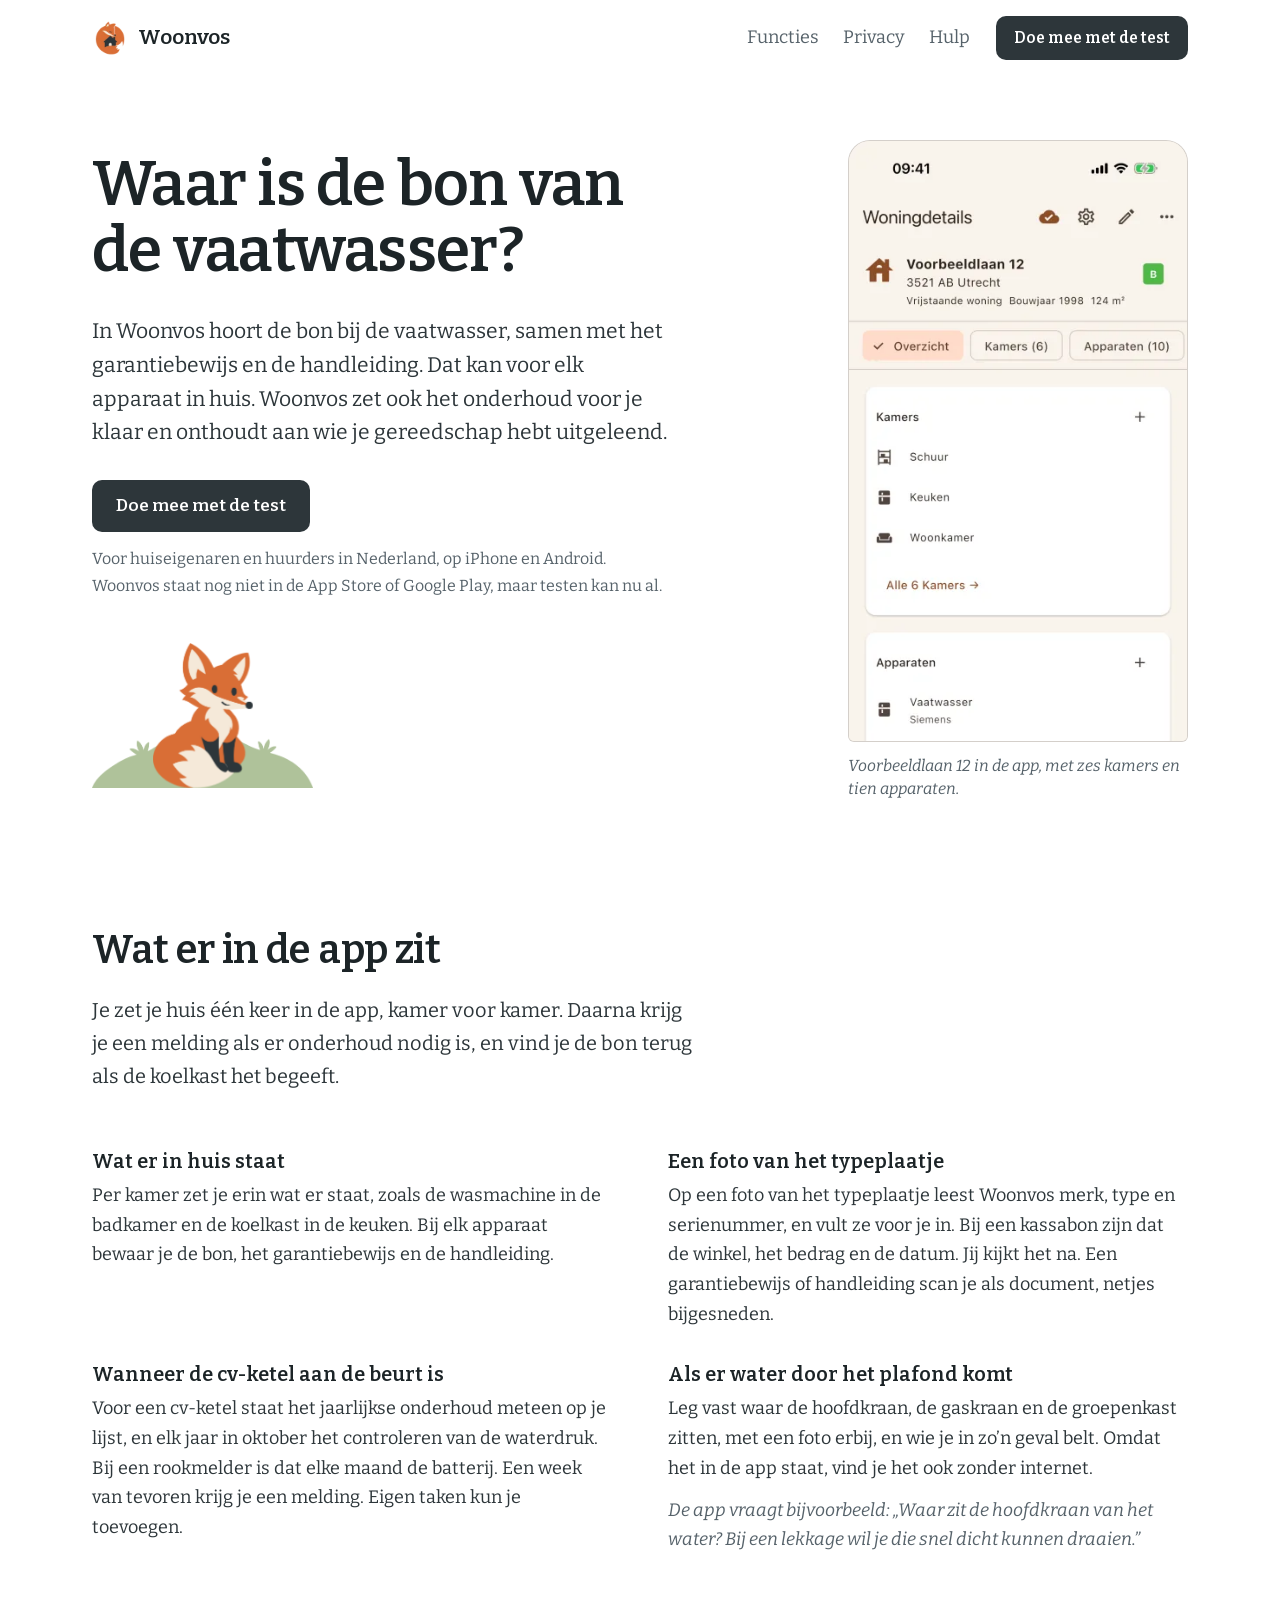
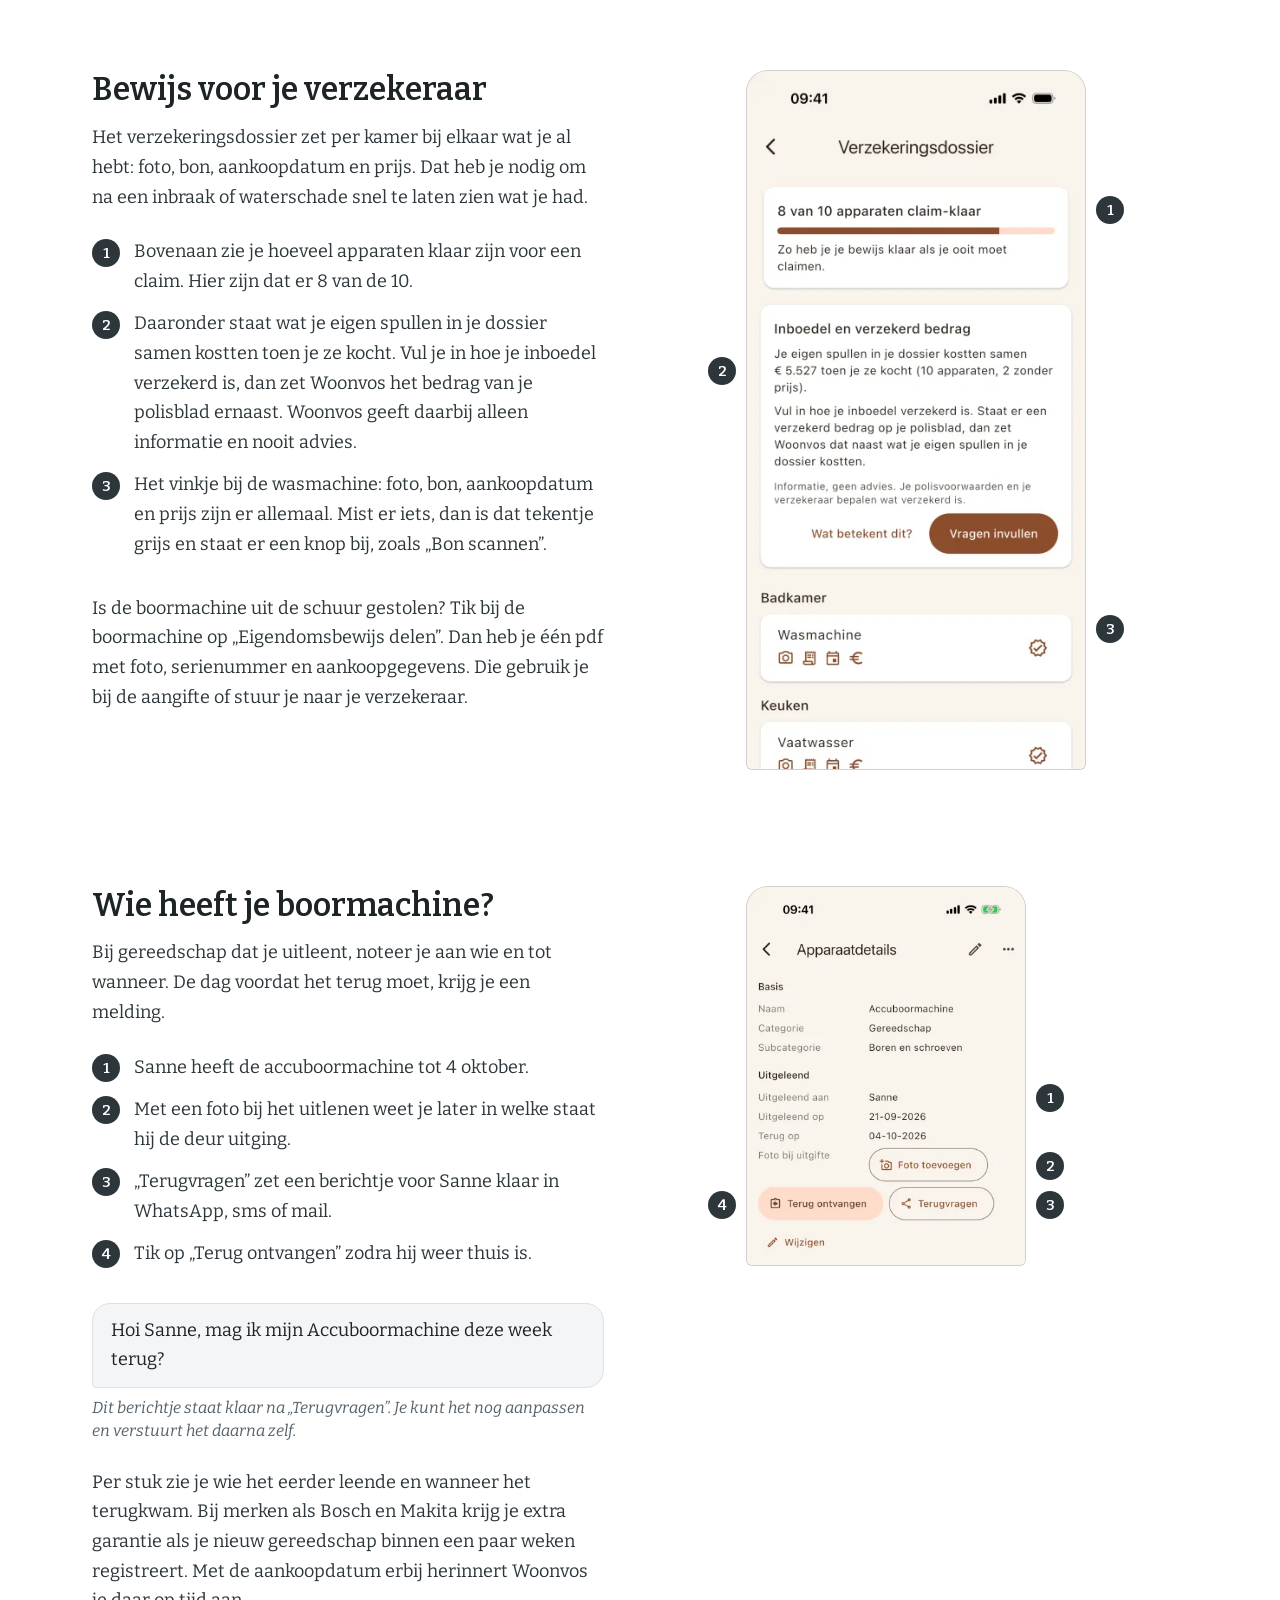
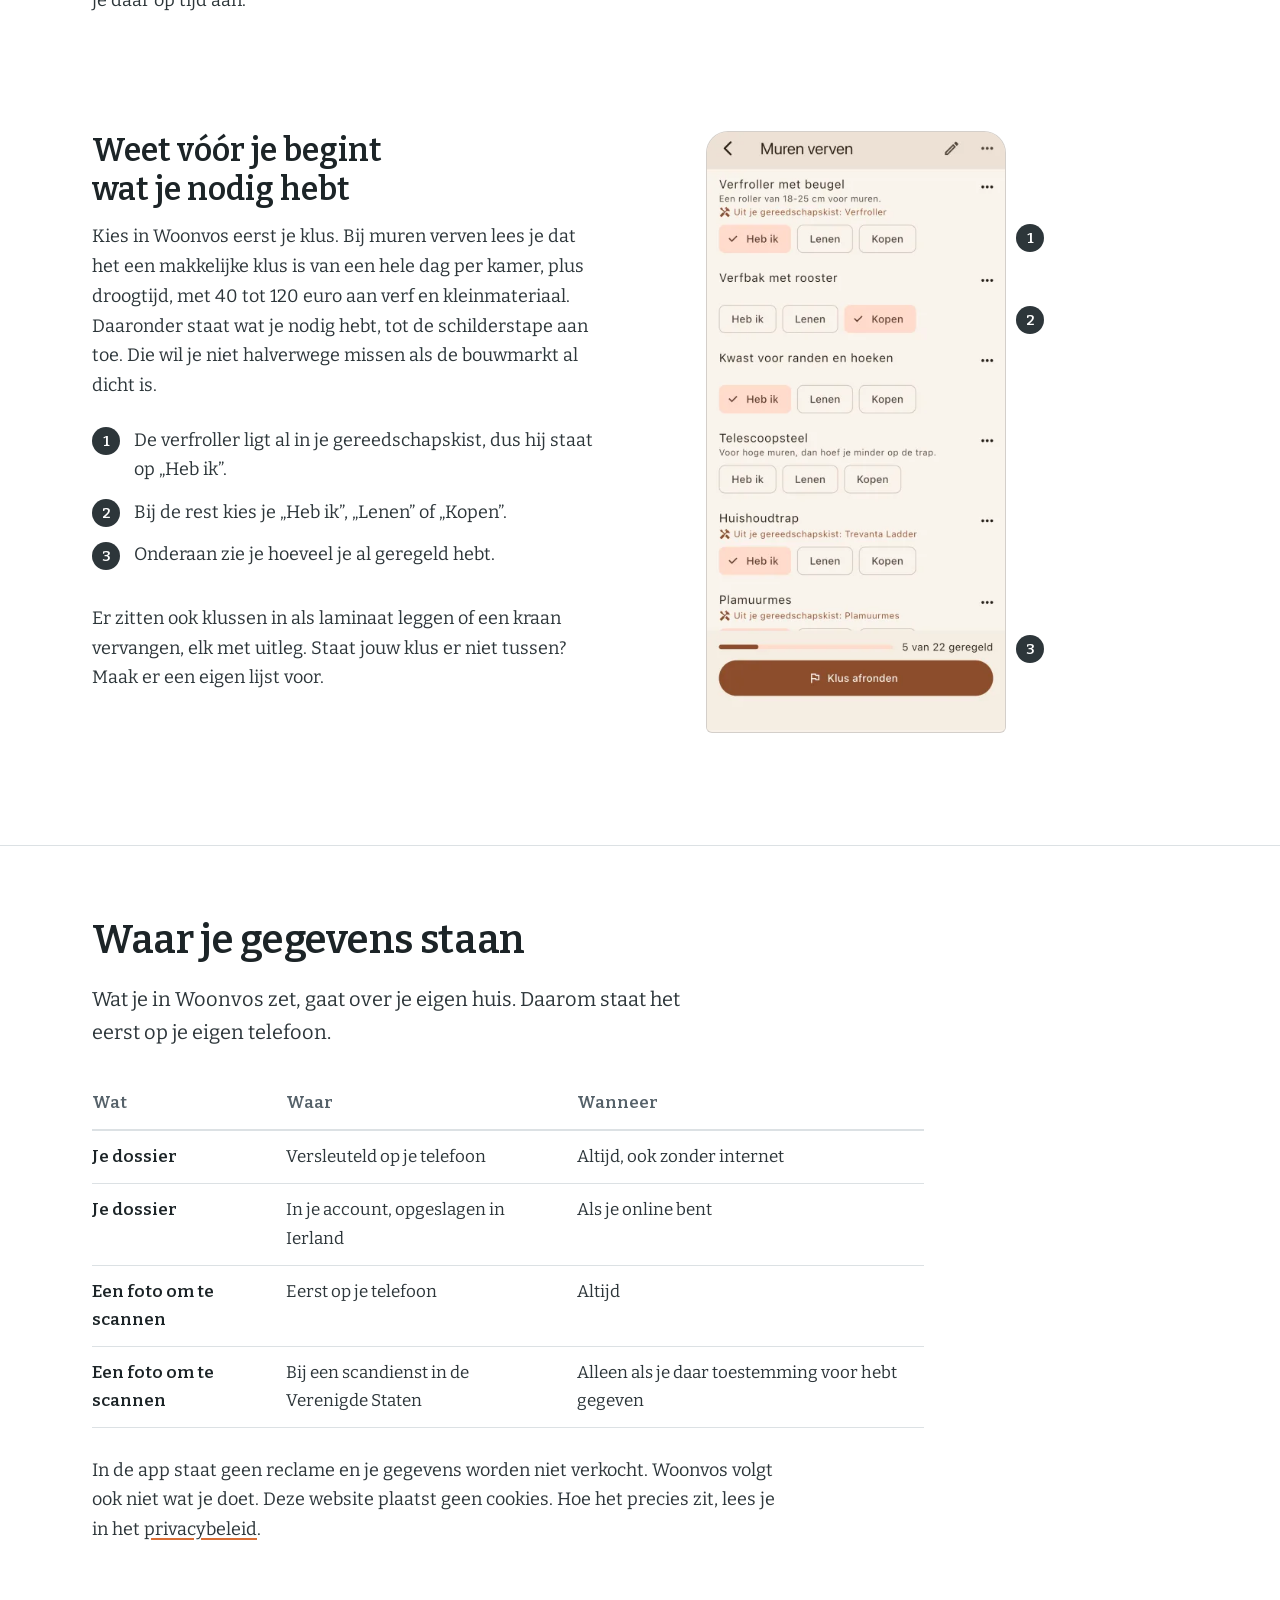
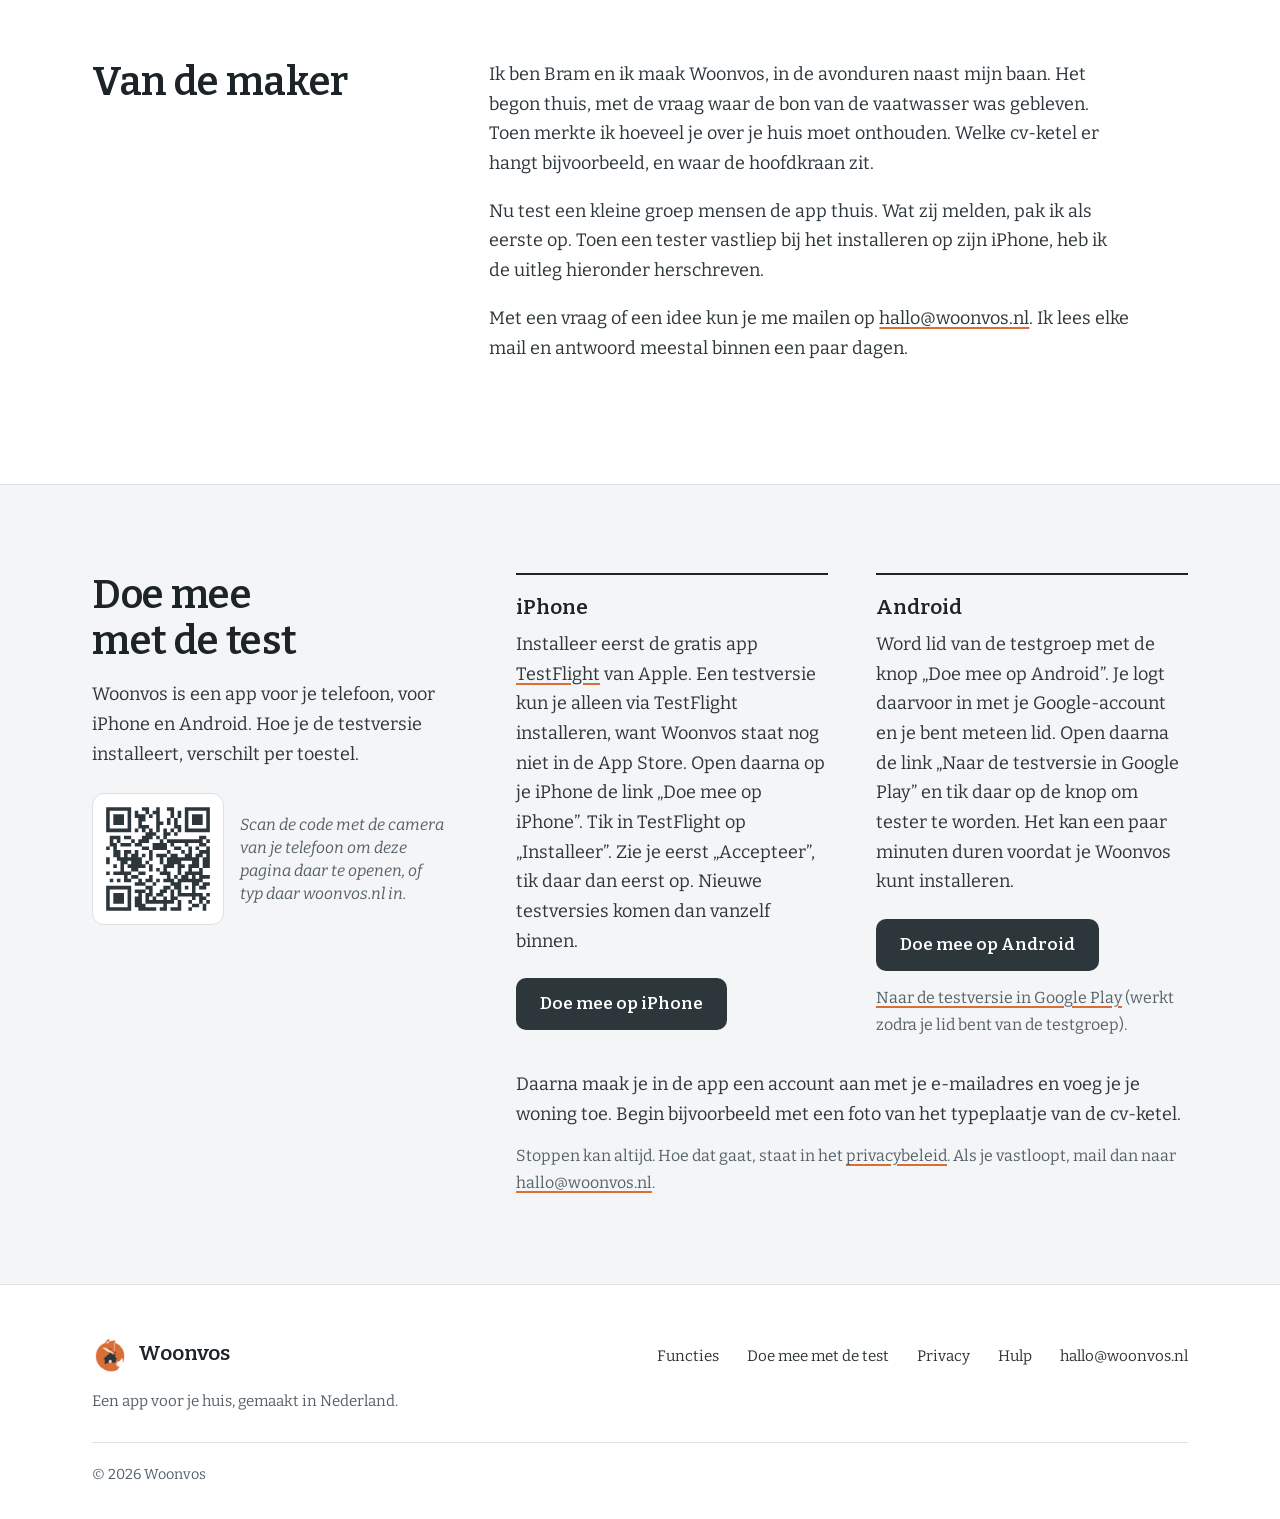
<file: index.html>
<!doctype html>
<html lang="nl">
<head>
  <meta charset="utf-8">
  <meta name="viewport" content="width=device-width, initial-scale=1">
  <meta name="color-scheme" content="light dark">
  <meta name="theme-color" media="(prefers-color-scheme: light)" content="#FFFFFF">
  <meta name="theme-color" media="(prefers-color-scheme: dark)" content="#14191C">
  <title>Woonvos: bon, garantie en onderhoud van je huis op je telefoon</title>
  <meta name="description" content="Woonvos is een app voor je telefoon. Je bewaart er de bon, de garantie en het onderhoud van je apparaten in, en je houdt bij aan wie je gereedschap hebt uitgeleend. Voor huiseigenaren en huurders in Nederland, nu in de testfase.">
  <!-- variant:begin robots -->
  <!-- variant:end robots -->
  <link rel="canonical" href="https://woonvos.nl/">
  <meta property="og:type" content="website">
  <meta property="og:site_name" content="Woonvos">
  <meta property="og:locale" content="nl_NL">
  <meta property="og:url" content="https://woonvos.nl/">
  <meta property="og:title" content="Woonvos: waar is de bon van de vaatwasser?">
  <meta property="og:description" content="Met Woonvos vind je de bon van de vaatwasser terug en krijg je een melding als de cv-ketel aan de beurt is.">
  <meta property="og:image" content="https://woonvos.nl/assets/og-woonvos.png">
  <meta property="og:image:width" content="1200">
  <meta property="og:image:height" content="630">
  <meta property="og:image:alt" content="Het logo van Woonvos met de vraag: waar is de bon van de vaatwasser? Daarnaast het woningoverzicht in de app.">
  <meta name="twitter:card" content="summary_large_image">
  <link rel="icon" type="image/png" sizes="32x32" href="/assets/favicon-32.png">
  <link rel="apple-touch-icon" sizes="180x180" href="/assets/apple-touch-icon.png">
  <link rel="preload" href="/assets/bitter-400.woff2" as="font" type="font/woff2" crossorigin>
  <link rel="preload" href="/assets/bitter-600.woff2" as="font" type="font/woff2" crossorigin>
  <link rel="stylesheet" href="/style.css">
</head>
<body>

<a class="skip" href="#inhoud">Naar de inhoud</a>

<header class="kop">
  <div class="wrap">
    <a class="merk" href="/"><img src="/assets/zashi-mark-96.webp" alt="" width="36" height="36">Woonvos</a>
    <nav aria-label="Hoofdnavigatie">
      <ul>
        <li class="breed"><a href="#functies">Functies</a></li>
        <li><a href="/privacy.html">Privacy</a></li>
        <li><a href="/support.html">Hulp</a></li>
      </ul>
    </nav>
    <a class="knop knop-klein" href="#meedoen">Doe mee met de test</a>
  </div>
</header>

<main id="inhoud">

  <section class="held" aria-labelledby="kop-held">
    <div class="wrap">
      <div class="held-tekst">
        <h1 id="kop-held">Waar is de bon van de <span class="kopwoord">vaat&shy;wasser?</span></h1>
        <p class="held-sub">In Woonvos hoort de bon bij de vaatwasser, samen met
        het garantiebewijs en de handleiding. Dat kan voor elk apparaat in
        huis. Woonvos zet ook het onderhoud voor je klaar en onthoudt aan wie je
        gereedschap hebt uitgeleend.</p>
        <div class="held-actie">
          <a class="knop" href="#meedoen">Doe mee met de test</a>
          <p class="held-noot">Voor huiseigenaren en huurders in <span class="naam">Nederland</span>, op
          iPhone en Android. Woonvos staat nog niet in de App Store of Google
          Play, maar testen kan nu al.</p>
        </div>
        <div class="zashi" aria-hidden="true">
          <picture class="zashi-heuvel">
            <source srcset="/assets/zashi/heuvel-nacht.webp" media="(prefers-color-scheme: dark)">
            <img src="/assets/zashi/heuvel.webp" alt="" width="1005" height="328" decoding="async">
          </picture>
          <div class="zashi-vos"><div class="zashi-lijf">
            <picture class="zashi-sprong">
              <img src="/assets/zashi/zashi-sprong.webp" alt="" width="902" height="484" decoding="async">
            </picture>
            <picture class="zashi-landing">
              <img src="/assets/zashi/zashi-landing.webp" alt="" width="892" height="527" decoding="async">
            </picture>
            <picture class="zashi-gaan-zitten">
              <img src="/assets/zashi/zashi-gaan-zitten.webp" alt="" width="611" height="595" decoding="async">
            </picture>
            <picture class="zashi-zit">
              <img src="/assets/zashi/zashi-zit.webp" alt="" width="453" height="658" decoding="async">
            </picture>
          </div></div>
        </div>
      </div>
      <figure class="held-beeld">
        <div class="scherm" style="aspect-ratio: 390 / 690">
          <img src="/assets/schermen/01-overzicht-780.webp"
               srcset="/assets/schermen/01-overzicht-390.webp 390w, /assets/schermen/01-overzicht-780.webp 780w"
               sizes="(max-width: 719px) 76vw, 340px"
               width="390" height="848" decoding="async" fetchpriority="high"
               alt="Het overzicht van een woning in Woonvos: adres, bouwjaar en energielabel bovenaan, daaronder de kamers en de eerste apparaten.">
        </div>
        <figcaption>Voorbeeldlaan 12 in de app, met zes kamers en tien
        apparaten.</figcaption>
      </figure>
    </div>
  </section>

  <section id="functies" class="functies" aria-labelledby="kop-functies">
    <div class="wrap">
      <div class="sectie-kop">
        <h2 id="kop-functies">Wat er in de app zit</h2>
        <p>Je zet je huis één keer in de app, kamer voor kamer. Daarna krijg je
        een melding als er onderhoud nodig is, en vind je de bon terug als de
        koelkast het begeeft.</p>
      </div>
      <ul class="kort">
        <li>
          <h3>Wat er in huis staat</h3>
          <p>Per kamer zet je erin wat er staat, zoals de wasmachine in de
          badkamer en de koelkast in de keuken. Bij elk apparaat bewaar je de
          bon, het garantiebewijs en de handleiding.</p>
        </li>
        <li>
          <h3>Een foto van het typeplaatje</h3>
          <p>Op een foto van het typeplaatje leest Woonvos merk, type en
          serienummer, en vult ze voor je in. Bij een kassabon zijn dat de winkel, het bedrag en
          de datum. Jij kijkt het na. Een
          garantiebewijs of handleiding scan je als document, netjes
          bijgesneden.</p>
        </li>
        <li>
          <h3>Wanneer de <span class="heel">cv-ketel</span> aan de beurt is</h3>
          <p>Voor een <span class="heel">cv-ketel</span> staat het jaarlijkse onderhoud meteen op je
          lijst, en elk jaar in oktober het controleren van de waterdruk. Bij
          een rookmelder is dat elke maand de batterij. Een week van tevoren
          krijg je een melding. Eigen taken kun je toevoegen.</p>
        </li>
        <li>
          <h3>Als er water door het plafond komt</h3>
          <p>Leg vast waar de hoofdkraan, de gaskraan en de groepenkast zitten,
          met een foto erbij, en wie je in zo’n geval belt. Omdat het in de app
          staat, vind je het ook zonder internet.</p>
          <p class="citaat">De app vraagt bijvoorbeeld: <q>Waar zit de
          hoofdkraan van het water? Bij een lekkage wil je die snel dicht kunnen
          draaien.</q></p>
        </li>
      </ul>
    </div>

    <article class="uitleg uitleg-groot" aria-labelledby="kop-bewijs">
      <div class="wrap">
        <div class="uitleg-kop">
          <h3 id="kop-bewijs">Bewijs voor je verzekeraar</h3>
          <p>Het verzekeringsdossier zet per kamer bij elkaar wat je al hebt:
          foto, bon, aankoopdatum en prijs. Dat heb je nodig om na een inbraak
          of waterschade snel te laten zien wat je had.</p>
        </div>
        <figure class="uitleg-beeld">
          <div class="aangewezen">
            <div class="scherm" style="aspect-ratio: 390 / 803">
              <img src="/assets/schermen/06-verzekeringsdossier-780.webp"
                   srcset="/assets/schermen/06-verzekeringsdossier-390.webp 390w, /assets/schermen/06-verzekeringsdossier-780.webp 780w"
                   sizes="(max-width: 819px) 80vw, 340px"
                   width="390" height="848" loading="lazy" decoding="async"
                   alt="Het verzekeringsdossier in Woonvos. Bovenaan: 8 van 10 apparaten claim-klaar. Daaronder de kaart Inboedel en verzekerd bedrag, met wat je eigen spullen samen kostten en de knop Vragen invullen. Per kamer de apparaten met vier tekentjes voor foto, bon, aankoopdatum en prijs. De wasmachine en de vaatwasser hebben een vinkje.">
            </div>
            <span class="pin rechts" style="top: 20%" aria-hidden="true">1</span>
            <span class="pin links" style="top: 43%" aria-hidden="true">2</span>
            <span class="pin rechts" style="top: 79.8%" aria-hidden="true">3</span>
          </div>
        </figure>
        <ol class="aanwijzingen">
          <li>Bovenaan zie je hoeveel apparaten klaar zijn voor een claim. Hier
          zijn dat er 8 van de 10.</li>
          <li>Daaronder staat wat je eigen spullen in je dossier samen kostten
          toen je ze kocht. Vul je in hoe je inboedel verzekerd is, dan zet
          Woonvos het bedrag van je polisblad ernaast. Woonvos geeft daarbij
          alleen informatie en nooit advies.</li>
          <li>Het vinkje bij de wasmachine: foto, bon, aankoopdatum en prijs
          zijn er allemaal. Mist er iets, dan is dat tekentje grijs en staat
          er een knop bij, zoals „Bon scannen”.</li>
        </ol>
        <div class="uitleg-rest">
          <p>Is de boormachine uit de schuur gestolen? Tik bij de boormachine
          op „Eigendomsbewijs delen”. Dan heb je één pdf met foto, serienummer
          en aankoopgegevens. Die gebruik je bij de aangifte of stuur je naar
          je verzekeraar.</p>
        </div>
      </div>
    </article>

    <article class="uitleg uitleg-klein" aria-labelledby="kop-uitlenen">
      <div class="wrap">
        <div class="uitleg-kop">
          <h3 id="kop-uitlenen">Wie heeft je boormachine?</h3>
          <p>Bij gereedschap dat je uitleent, noteer je aan wie en tot wanneer.
          De dag voordat het terug moet, krijg je een melding.</p>
        </div>
        <figure class="uitleg-beeld">
          <div class="aangewezen">
            <div class="scherm" style="aspect-ratio: 390 / 530">
              <img src="/assets/schermen/04-uitgeleend-780.webp"
                   srcset="/assets/schermen/04-uitgeleend-390.webp 390w, /assets/schermen/04-uitgeleend-780.webp 780w"
                   sizes="(max-width: 819px) 72vw, 280px"
                   width="390" height="848" loading="lazy" decoding="async"
                   alt="De accuboormachine in Woonvos, uitgeleend aan Sanne op 21 september, terug op 4 oktober. Bij Foto bij uitgifte de knop Foto toevoegen, daaronder de knoppen Terug ontvangen en Terugvragen.">
            </div>
            <span class="pin rechts" style="top: 55.7%" aria-hidden="true">1</span>
            <span class="pin rechts" style="top: 73.6%" aria-hidden="true">2</span>
            <span class="pin rechts" style="top: 83.9%" aria-hidden="true">3</span>
            <span class="pin links" style="top: 83.9%" aria-hidden="true">4</span>
          </div>
        </figure>
        <ol class="aanwijzingen">
          <li>Sanne heeft de accuboormachine tot 4 oktober.</li>
          <li>Met een foto bij het uitlenen weet je later in welke staat hij de
          deur uitging.</li>
          <li>„Terugvragen” zet een berichtje voor Sanne klaar in WhatsApp, sms
          of mail.</li>
          <li>Tik op „Terug ontvangen” zodra hij weer thuis is.</li>
        </ol>
        <div class="uitleg-rest">
          <figure class="bericht">
            <p>Hoi Sanne, mag ik mijn Accuboormachine deze week terug?</p>
            <figcaption>Dit berichtje staat klaar na „Terugvragen”. Je kunt het
            nog aanpassen en verstuurt het daarna zelf.</figcaption>
          </figure>
          <p>Per stuk zie je wie het eerder leende en wanneer het terugkwam. Bij
          merken als Bosch en Makita krijg je extra garantie als je nieuw
          gereedschap binnen een paar weken registreert. Met de aankoopdatum
          erbij herinnert Woonvos je daar op tijd aan.</p>
        </div>
      </div>
    </article>

    <article class="uitleg uitleg-middel" aria-labelledby="kop-klussen">
      <div class="wrap">
        <div class="uitleg-kop">
          <h3 id="kop-klussen">Weet vóór je begint wat je nodig hebt</h3>
          <p>Kies in Woonvos eerst je klus. Bij muren verven lees je dat het
          een makkelijke klus is van een hele dag per kamer, plus droogtijd, met
          40 tot 120 euro aan verf en kleinmateriaal. Daaronder staat wat je
          nodig hebt, tot de schilderstape aan toe. Die wil je niet halverwege
          missen als de bouwmarkt al dicht is.</p>
        </div>
        <figure class="uitleg-beeld">
          <div class="aangewezen">
            <div class="scherm" style="aspect-ratio: 390 / 782">
              <img src="/assets/schermen/05-klus-lijst-780.webp"
                   srcset="/assets/schermen/05-klus-lijst-390.webp 390w, /assets/schermen/05-klus-lijst-780.webp 780w"
                   sizes="(max-width: 819px) 76vw, 300px"
                   width="390" height="782" loading="lazy" decoding="async"
                   alt="De klus Muren verven in Woonvos. Bij elk stuk gereedschap kies je Heb ik, Lenen of Kopen. De verfroller met beugel staat op Heb ik, met de regel Uit je gereedschapskist: Verfroller. Onderaan: 5 van 22 geregeld, en de knop Klus afronden.">
            </div>
            <span class="pin rechts" style="top: 17.8%" aria-hidden="true">1</span>
            <span class="pin rechts" style="top: 31.3%" aria-hidden="true">2</span>
            <span class="pin rechts" style="top: 86.1%" aria-hidden="true">3</span>
          </div>
        </figure>
        <ol class="aanwijzingen">
          <li>De verfroller ligt al in je gereedschapskist, dus hij staat op
          „Heb ik”.</li>
          <li>Bij de rest kies je „Heb ik”, „Lenen” of „Kopen”.</li>
          <li>Onderaan zie je hoeveel je al geregeld hebt.</li>
        </ol>
        <div class="uitleg-rest">
          <p>Er zitten ook klussen in als laminaat leggen of een kraan
          vervangen, elk met uitleg. Staat jouw klus er niet tussen? Maak er
          een eigen lijst voor.</p>
        </div>
      </div>
    </article>
  </section>

  <section class="gegevens" aria-labelledby="kop-gegevens">
    <div class="wrap">
      <div class="sectie-kop">
        <h2 id="kop-gegevens">Waar je gegevens staan</h2>
        <p>Wat je in Woonvos zet, gaat over je eigen huis. Daarom staat het
        eerst op je eigen telefoon.</p>
      </div>
      <table>
        <thead>
          <tr><th scope="col">Wat</th><th scope="col">Waar</th><th scope="col">Wanneer</th></tr>
        </thead>
        <tbody>
          <tr>
            <th scope="row" data-label="Wat">Je dossier</th>
            <td data-label="Waar">Versleuteld op je telefoon</td>
            <td data-label="Wanneer">Altijd, ook zonder internet</td>
          </tr>
          <tr>
            <th scope="row" data-label="Wat">Je dossier</th>
            <td data-label="Waar">In je account, opgeslagen in Ierland</td>
            <td data-label="Wanneer">Als je online bent</td>
          </tr>
          <tr>
            <th scope="row" data-label="Wat">Een foto om te scannen</th>
            <td data-label="Waar">Eerst op je telefoon</td>
            <td data-label="Wanneer">Altijd</td>
          </tr>
          <tr>
            <th scope="row" data-label="Wat">Een foto om te scannen</th>
            <td data-label="Waar">Bij een scandienst in de Verenigde Staten</td>
            <td data-label="Wanneer">Alleen als je daar toestemming voor hebt gegeven</td>
          </tr>
        </tbody>
      </table>
      <p>In de app staat geen reclame en je gegevens worden niet verkocht.
      Woonvos volgt ook niet wat je doet. Deze website plaatst geen cookies.
      Hoe het precies zit, lees je in het <a href="/privacy.html">privacybeleid</a>.</p>
    </div>
  </section>

  <section id="over" class="over" aria-labelledby="kop-over">
    <div class="wrap">
      <!-- variant:begin over -->
      <h2 id="kop-over">Van de maker</h2>
      <div class="over-tekst">
        <p>Ik ben Bram en ik maak Woonvos, in de avonduren naast mijn baan. Het
        begon thuis, met de vraag waar de bon van de vaatwasser was gebleven.
        Toen merkte ik hoeveel je over je huis moet onthouden. Welke <span class="heel">cv-ketel</span>
        er hangt bijvoorbeeld, en waar de hoofdkraan zit.</p>
        <p>Nu test een kleine groep mensen de app thuis. Wat zij melden, pak ik
        als eerste op. Toen een tester vastliep bij het installeren op zijn
        iPhone, heb ik de uitleg hieronder herschreven.</p>
        <p>Met een vraag of een idee kun je me mailen op
        <a href="mailto:hallo@woonvos.nl?subject=Vraag%20over%20Woonvos">hallo@woonvos.nl</a>.
        Ik lees elke mail en antwoord meestal binnen een paar dagen.</p>
      </div>
      <!-- variant:end over -->
    </div>
  </section>

  <section id="meedoen" class="meedoen" aria-labelledby="kop-meedoen">
    <div class="wrap">
      <div class="meedoen-kop">
        <h2 id="kop-meedoen">Doe mee met de test</h2>
        <p class="inleiding">Woonvos is een app voor je telefoon, voor iPhone
        en Android. Hoe je de testversie installeert, verschilt per toestel.</p>
        <div class="op-computer">
          <img src="/assets/qr-meedoen.svg" width="132" height="132"
               alt="QR-code die deze pagina op je telefoon opent">
          <p>Scan de code met de camera van je telefoon om deze pagina daar te
          openen, of typ daar <span class="naam">woonvos.nl</span> in.</p>
        </div>
      </div>
      <div class="routes">
        <div class="route">
          <h3>iPhone</h3>
          <p>Installeer eerst de gratis app
          <a href="https://apps.apple.com/nl/app/testflight/id899247664">TestFlight</a> van Apple. Een testversie kun je
          alleen via <span class="naam">TestFlight</span> installeren, want Woonvos staat nog niet in de
          App Store. Open daarna op je iPhone de link „Doe mee op iPhone”. Tik in TestFlight op „Installeer”. Zie je eerst „Accepteer”, tik daar dan eerst op. Nieuwe
          testversies komen dan vanzelf binnen.</p>
          <a class="knop" href="https://testflight.apple.com/join/JsbAmsAV">Doe mee op iPhone</a>
        </div>
        <div class="route">
          <h3>Android</h3>
          <p>Word lid van de testgroep met de knop „Doe mee op Android”. Je
          logt daarvoor in met je <span class="heel">Google-account</span> en je bent meteen lid. Open
          daarna de link „Naar de testversie in Google Play” en tik daar op de
          knop om tester te worden. Het kan een paar minuten duren voordat je Woonvos kunt installeren.</p>
          <a class="knop" href="https://groups.google.com/a/woonvos.nl/g/testers">Doe mee op Android</a>
          <p class="noot"><a href="https://play.google.com/apps/testing/nl.woonvos.woonvos">Naar de testversie in Google Play</a>
          (werkt zodra je lid bent van de testgroep).</p>
        </div>
      </div>
      <div class="meedoen-na">
        <p>Daarna maak je in de app een account aan met je <span class="heel">e-mailadres</span> en voeg
        je je woning toe. Begin bijvoorbeeld met een foto van het typeplaatje
        van de <span class="heel">cv-ketel</span>.</p>
        <p class="noot">Stoppen kan altijd. Hoe dat gaat, staat in het
        <a href="/privacy.html#stoppen">privacybeleid</a>. Als je vastloopt, mail dan naar <a href="mailto:hallo@woonvos.nl?subject=Vraag%20over%20de%20test">hallo@woonvos.nl</a>.</p>
      </div>
    </div>
  </section>

</main>

<footer class="voet">
  <div class="wrap">
    <div class="rij-voet">
      <div>
        <a class="merk" href="/"><img src="/assets/zashi-mark-96.webp" alt="" width="36" height="36">Woonvos</a>
        <p class="slogan">Een app voor je huis, gemaakt in Nederland.</p>
      </div>
      <nav aria-label="Voettekst">
        <ul>
          <li><a href="#functies">Functies</a></li>
          <li><a href="#meedoen">Doe mee met de test</a></li>
          <li><a href="/privacy.html">Privacy</a></li>
          <li><a href="/support.html">Hulp</a></li>
          <li><a href="mailto:hallo@woonvos.nl">hallo@woonvos.nl</a></li>
        </ul>
      </nav>
    </div>
    <p class="klein">© 2026 Woonvos</p>
  </div>
</footer>

</body>
</html>
</file>
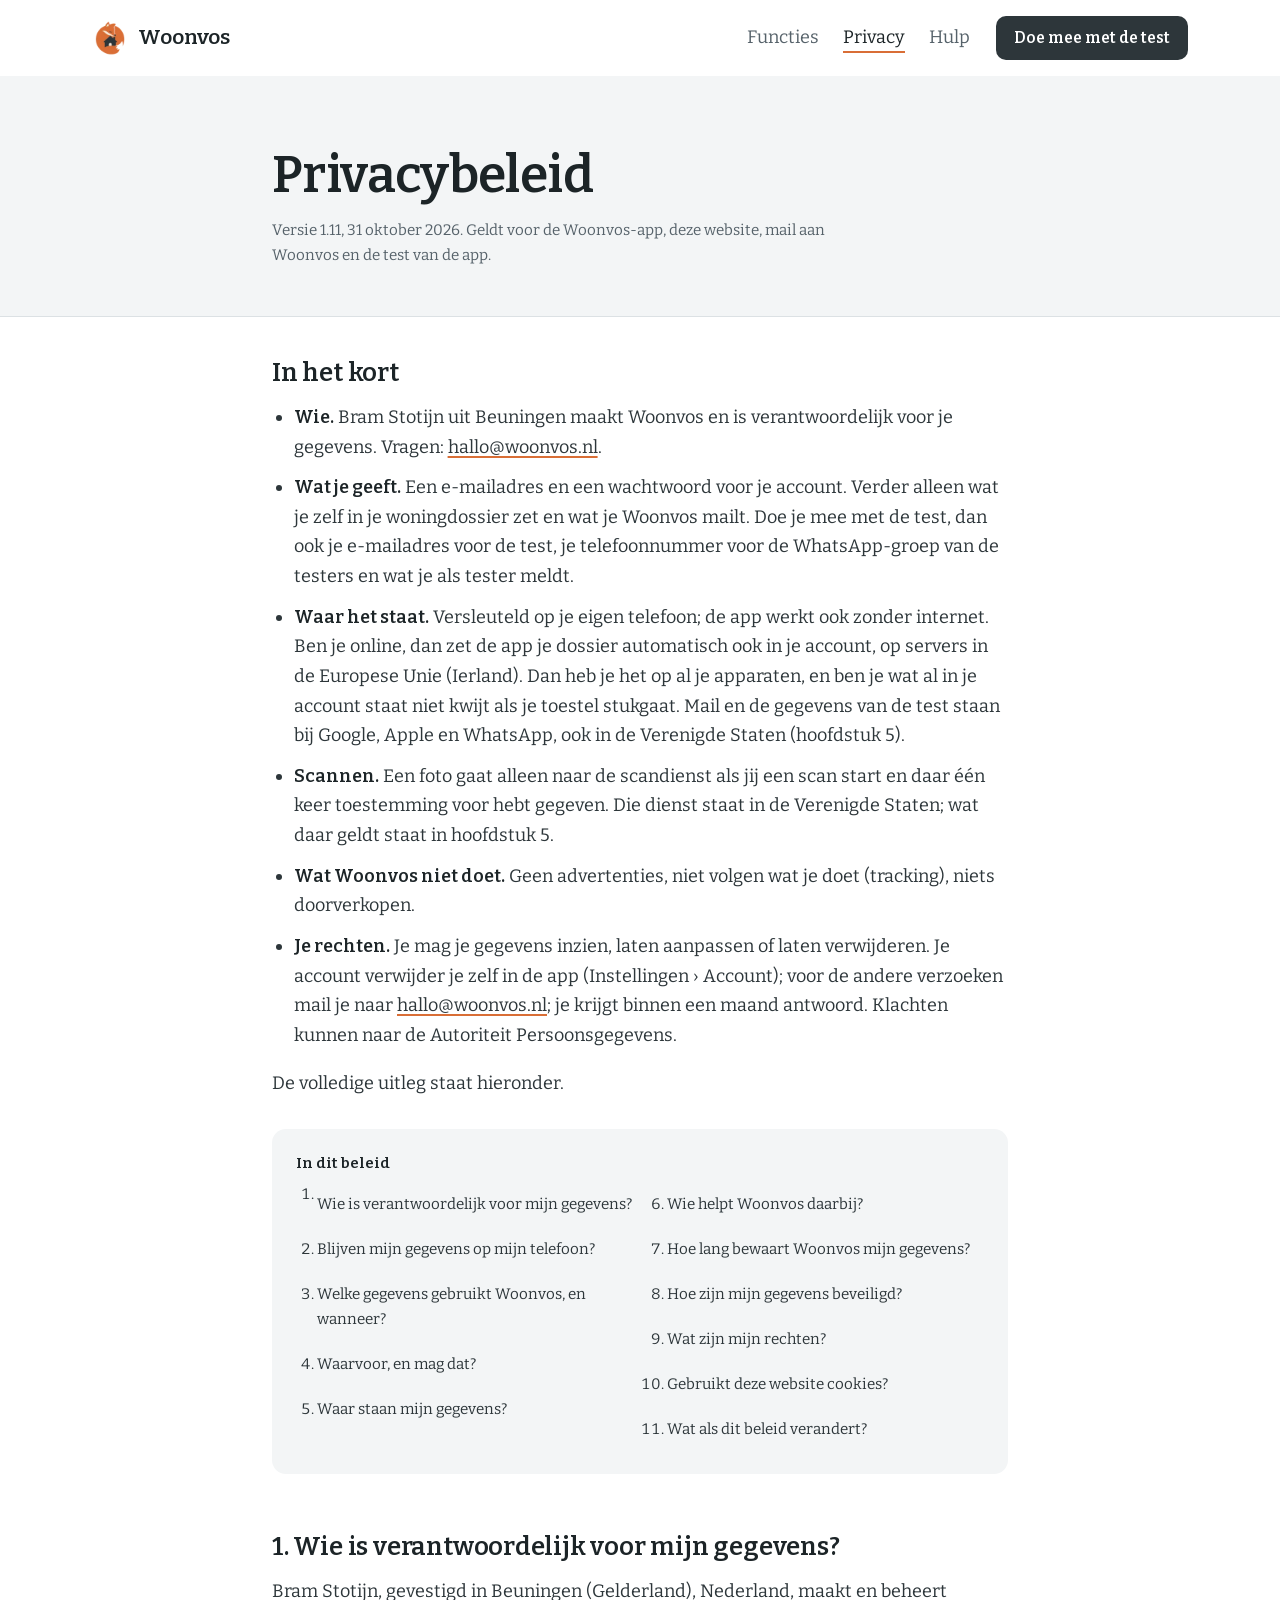
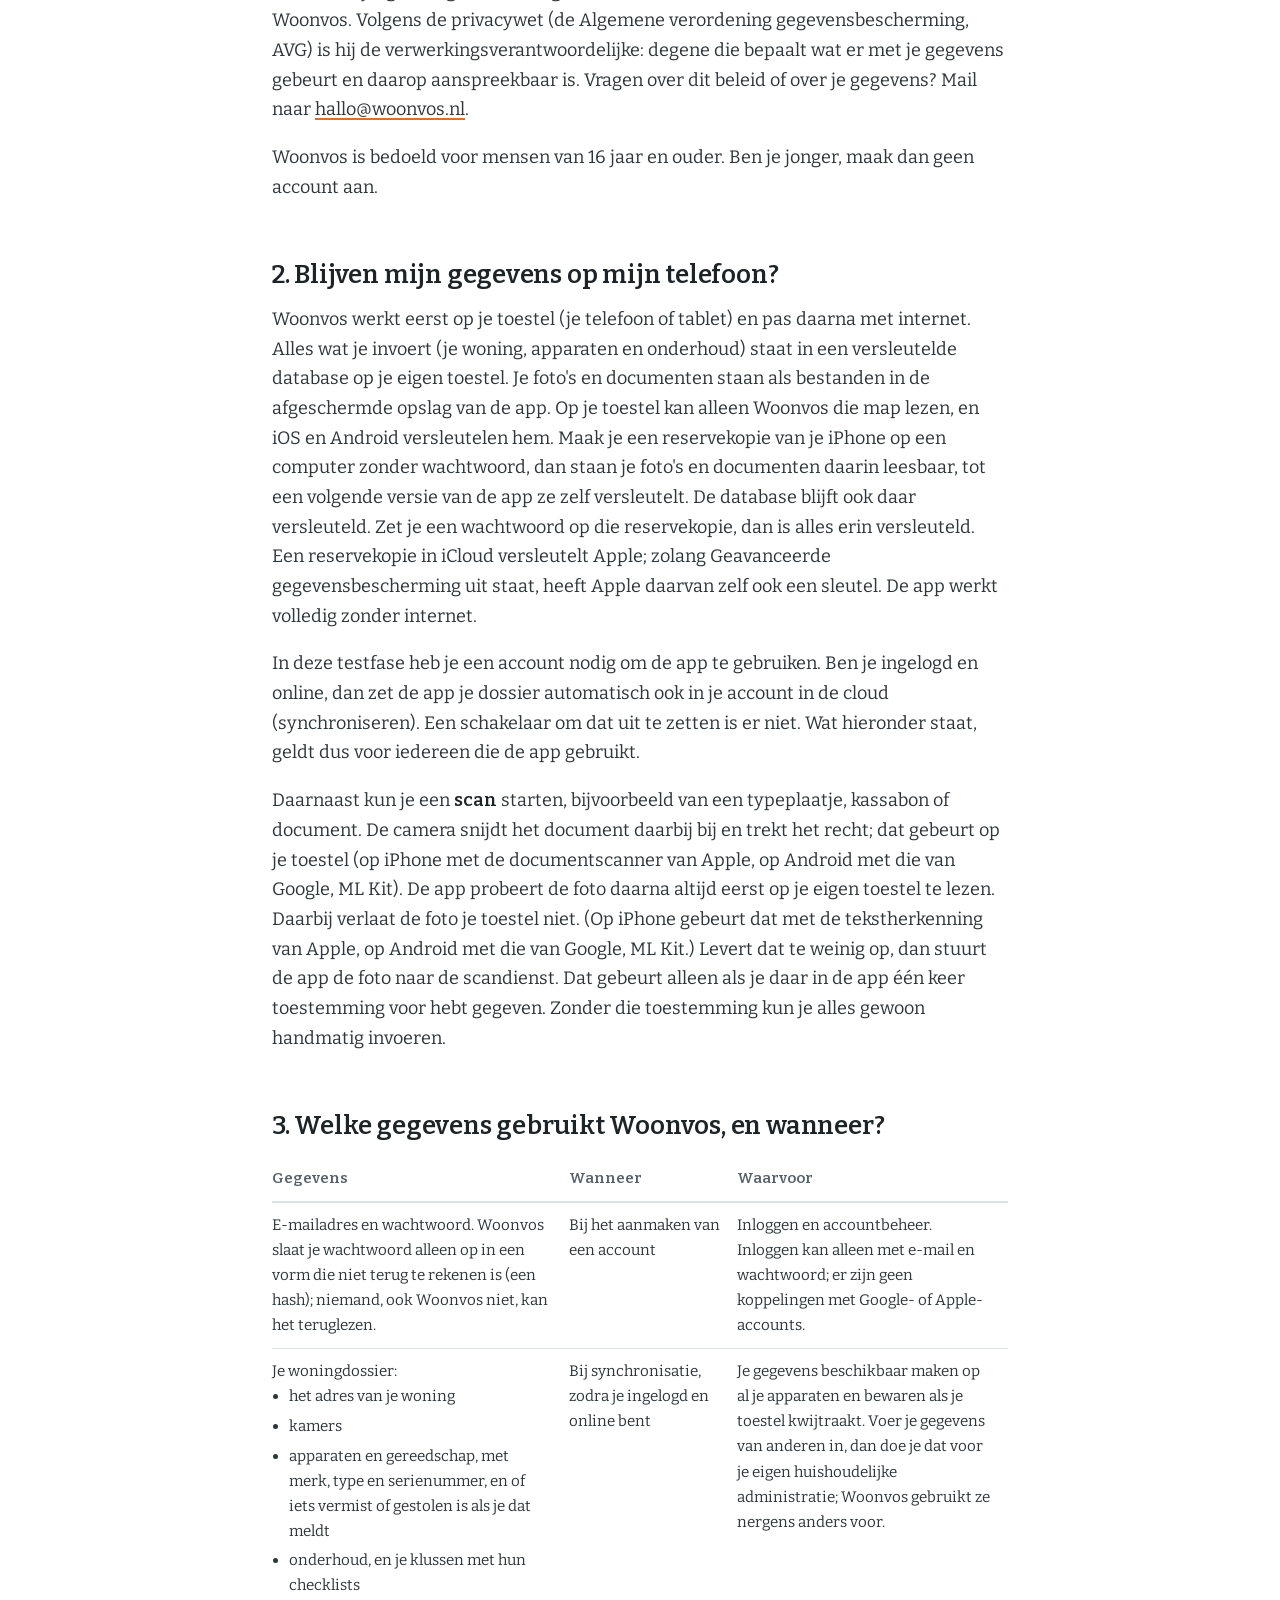
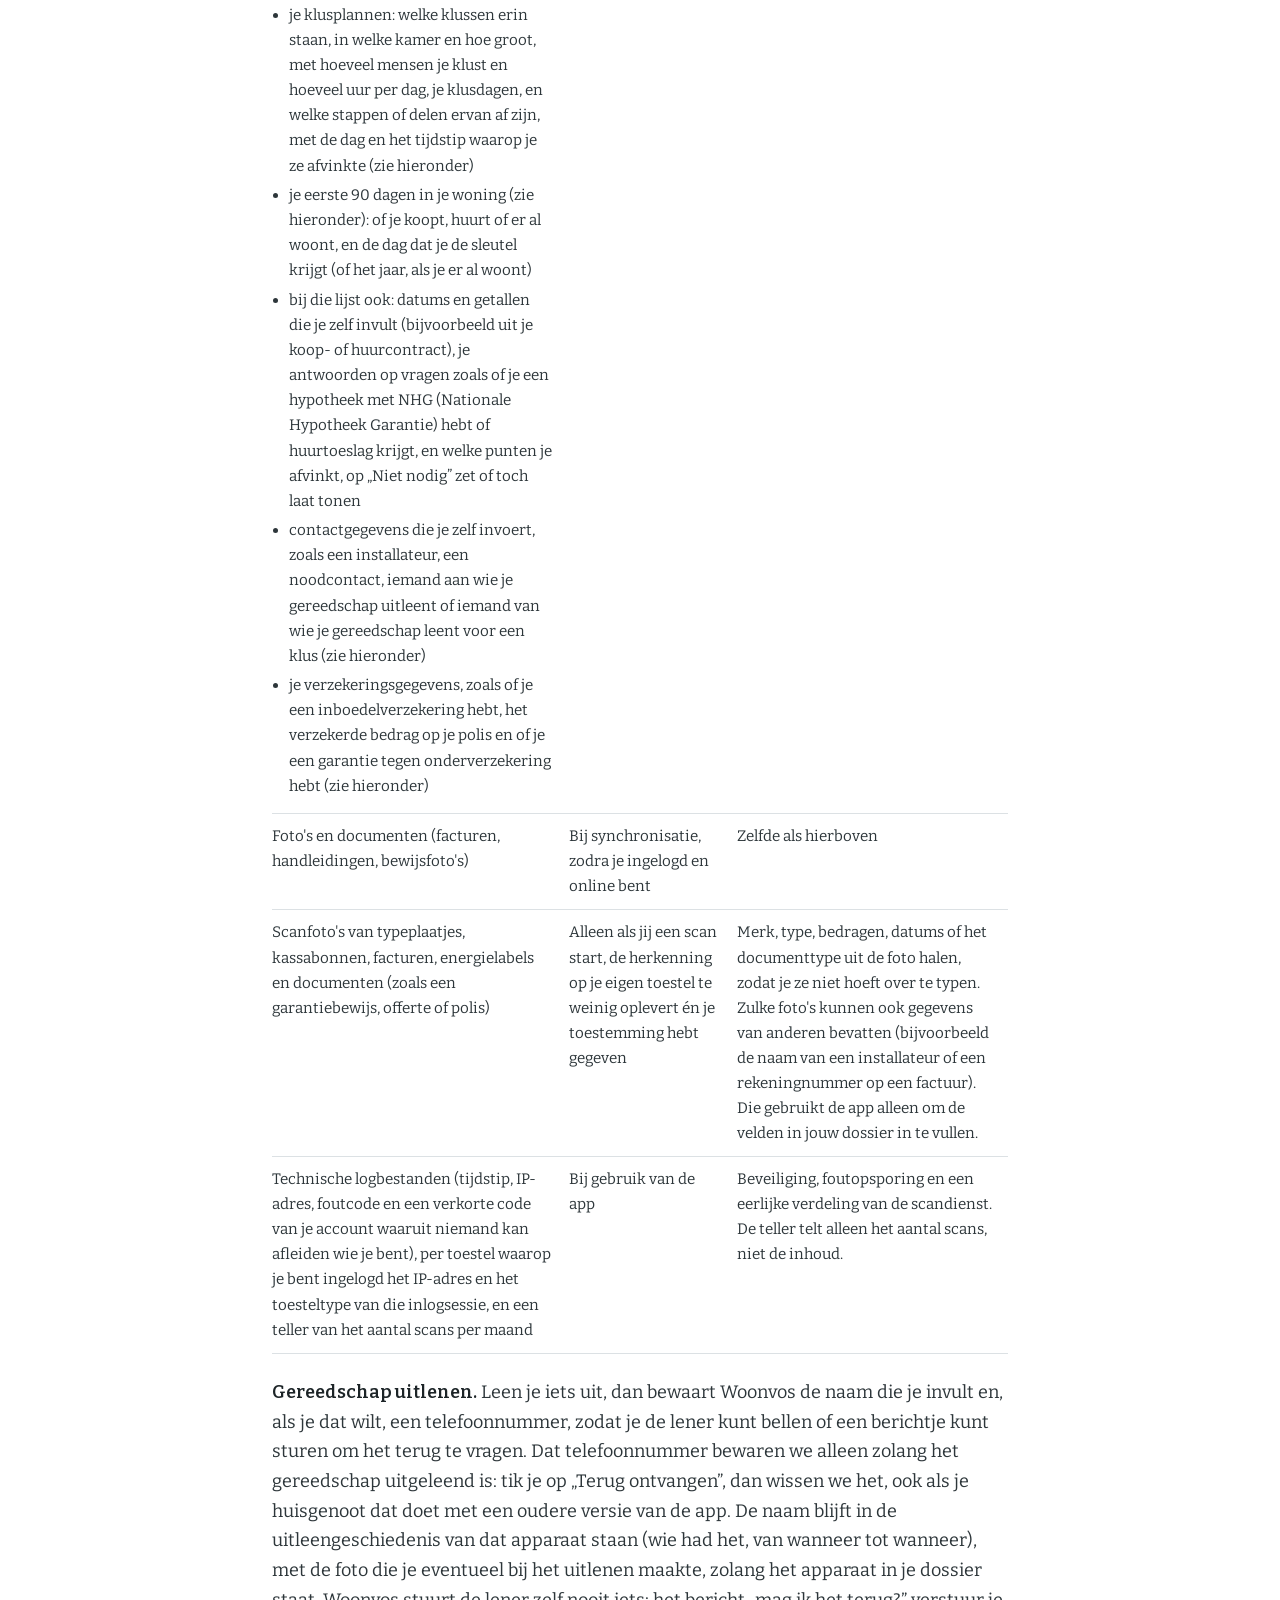
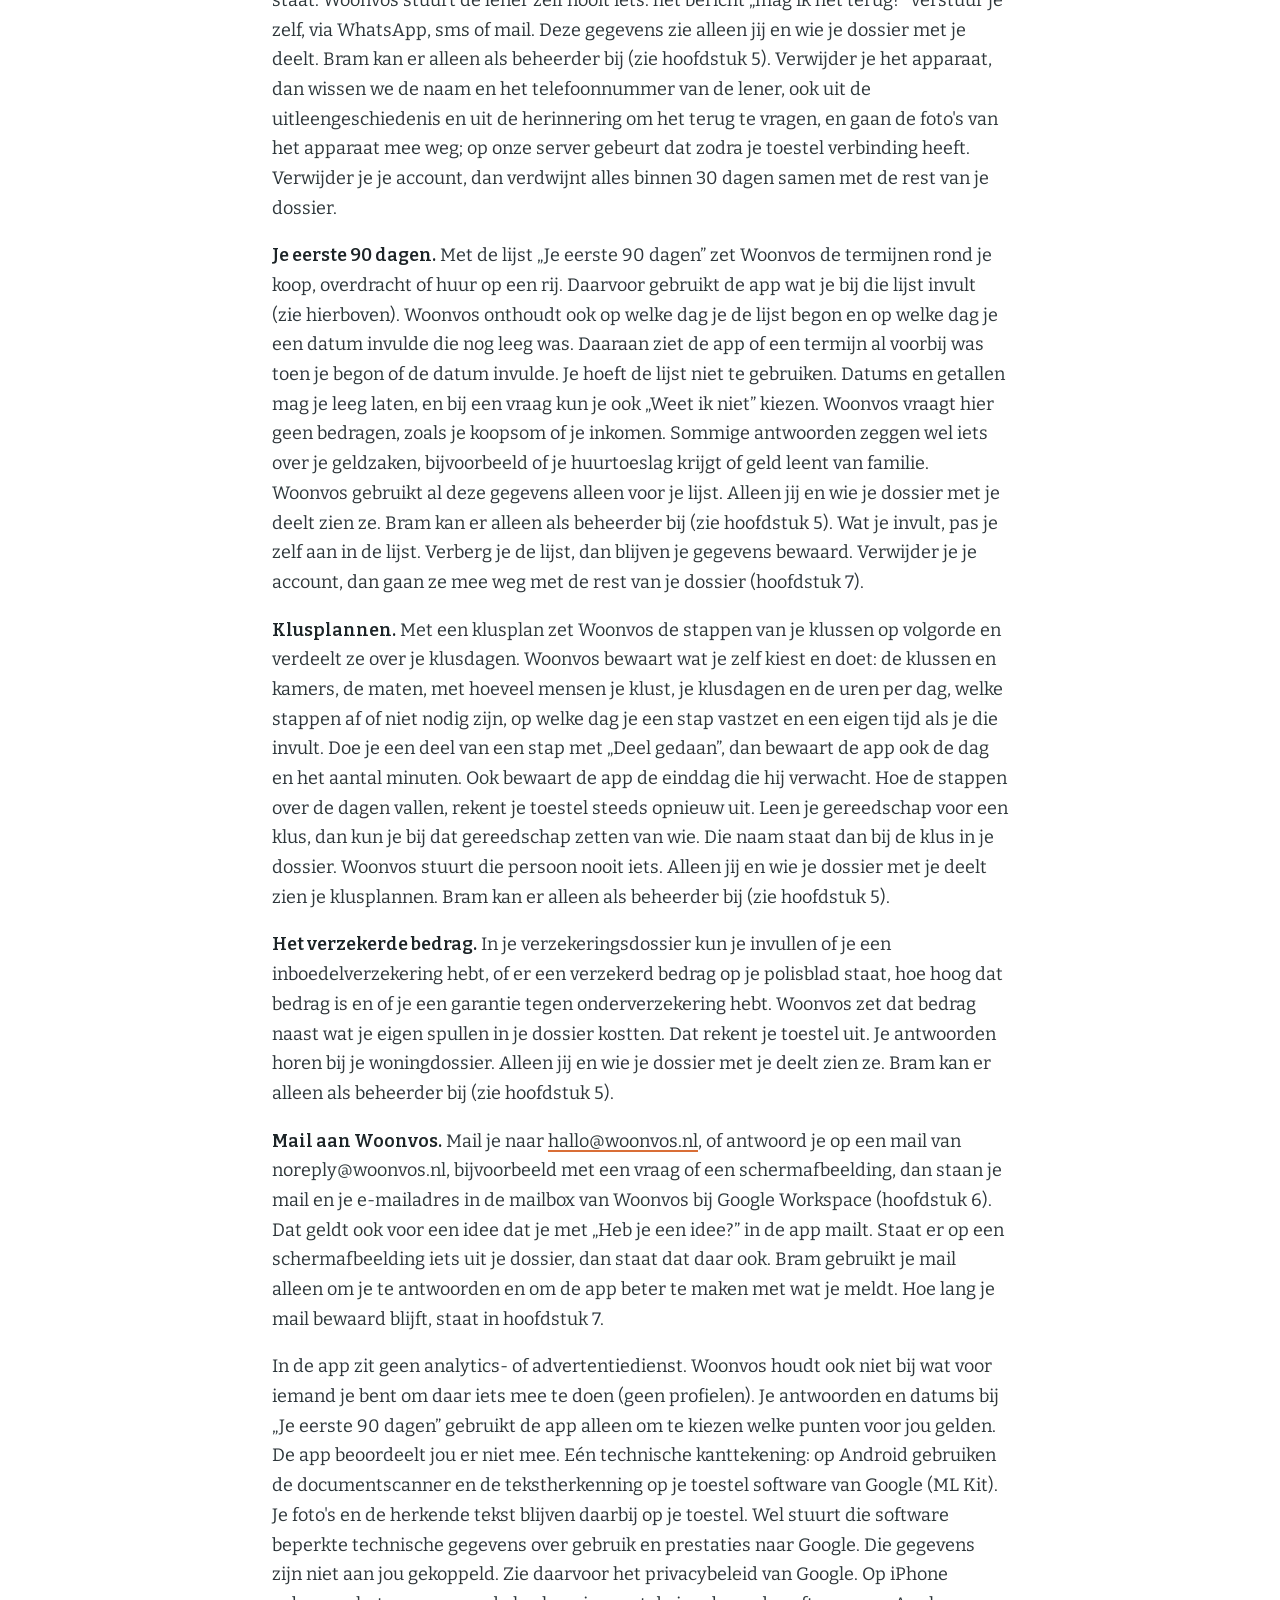
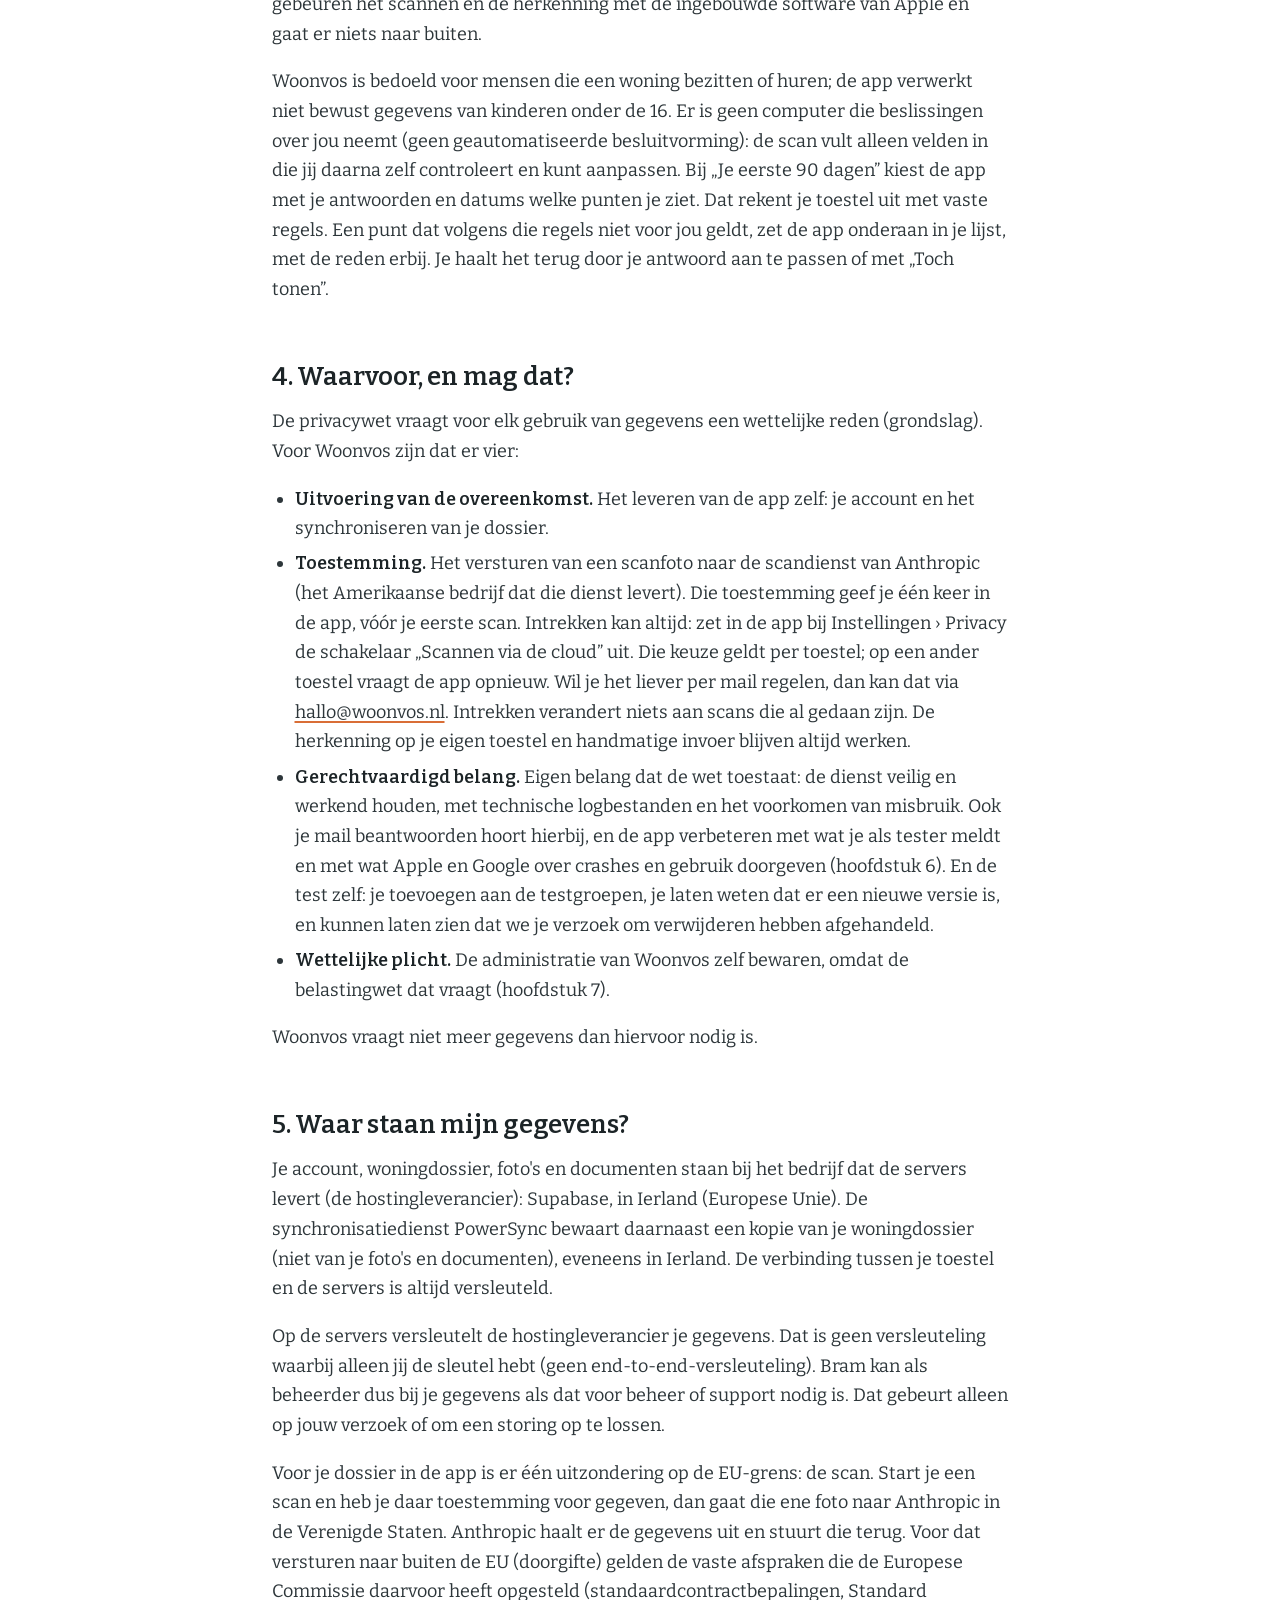
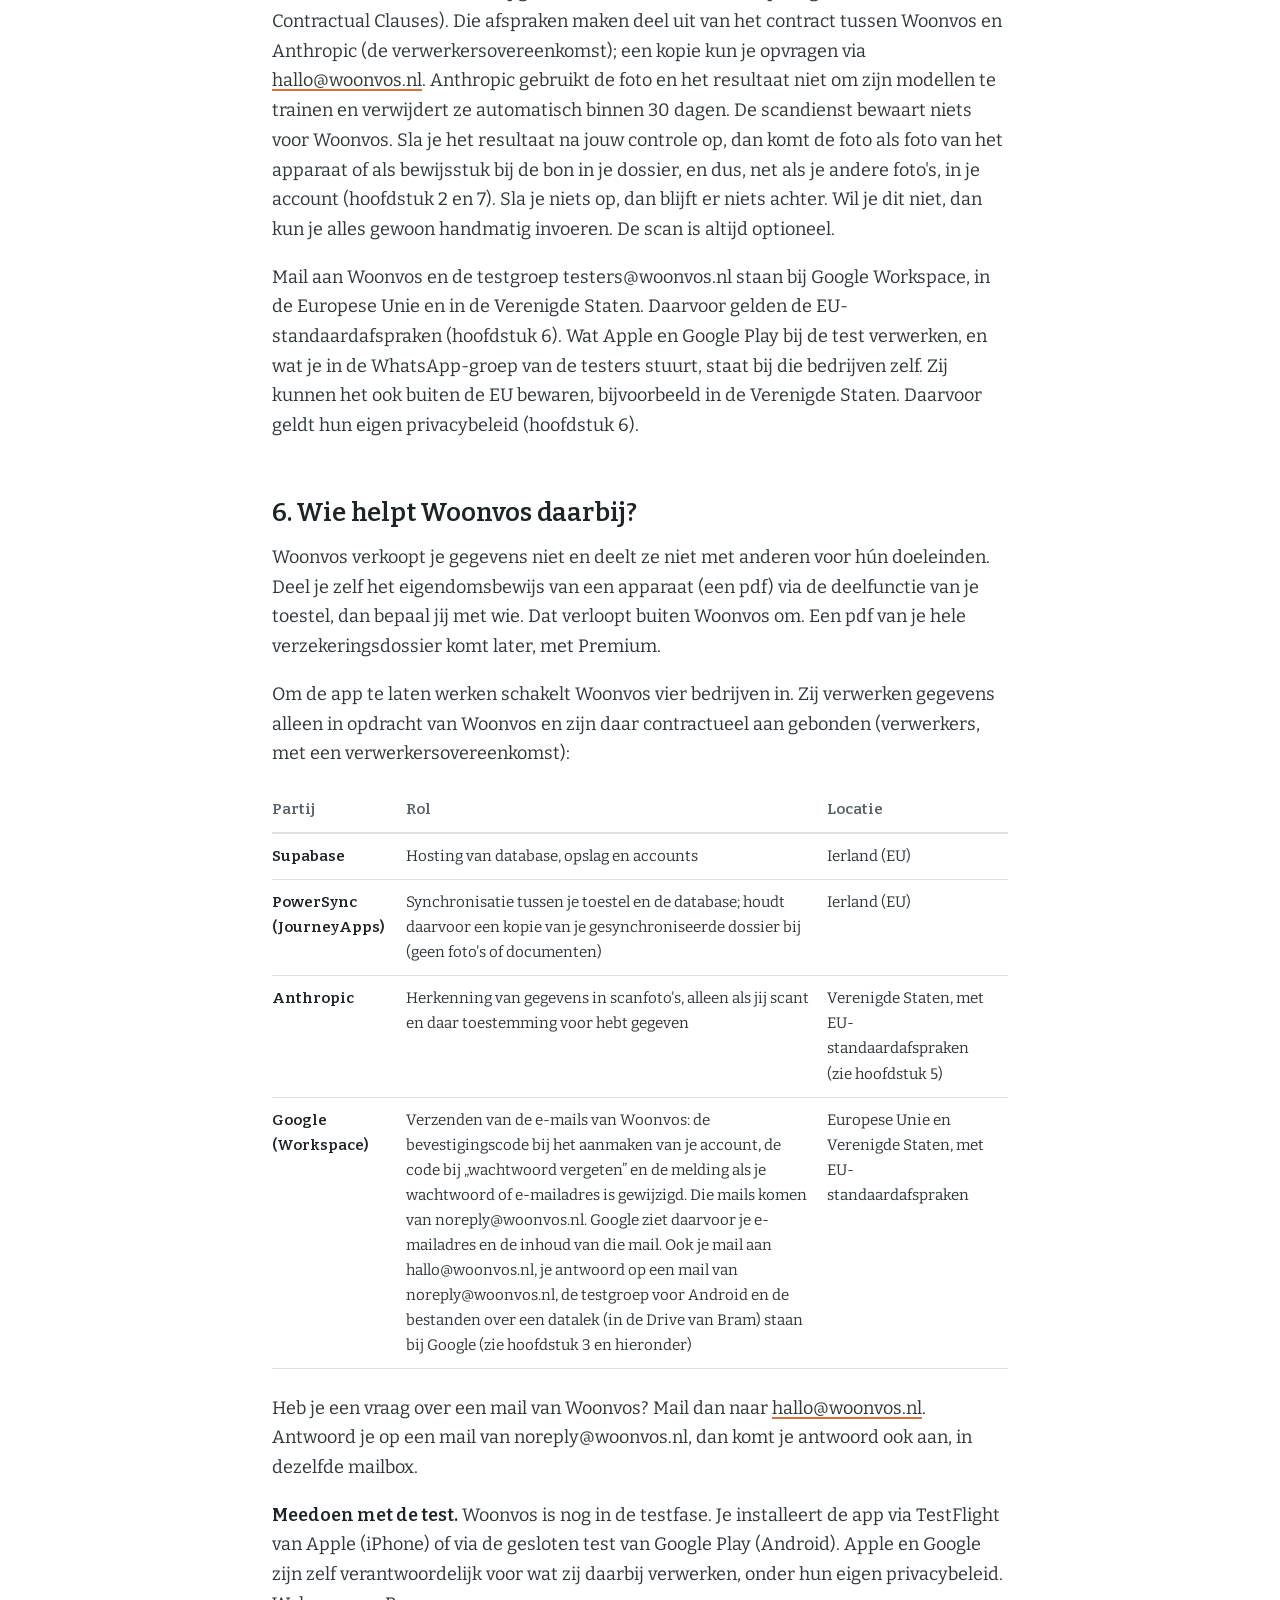
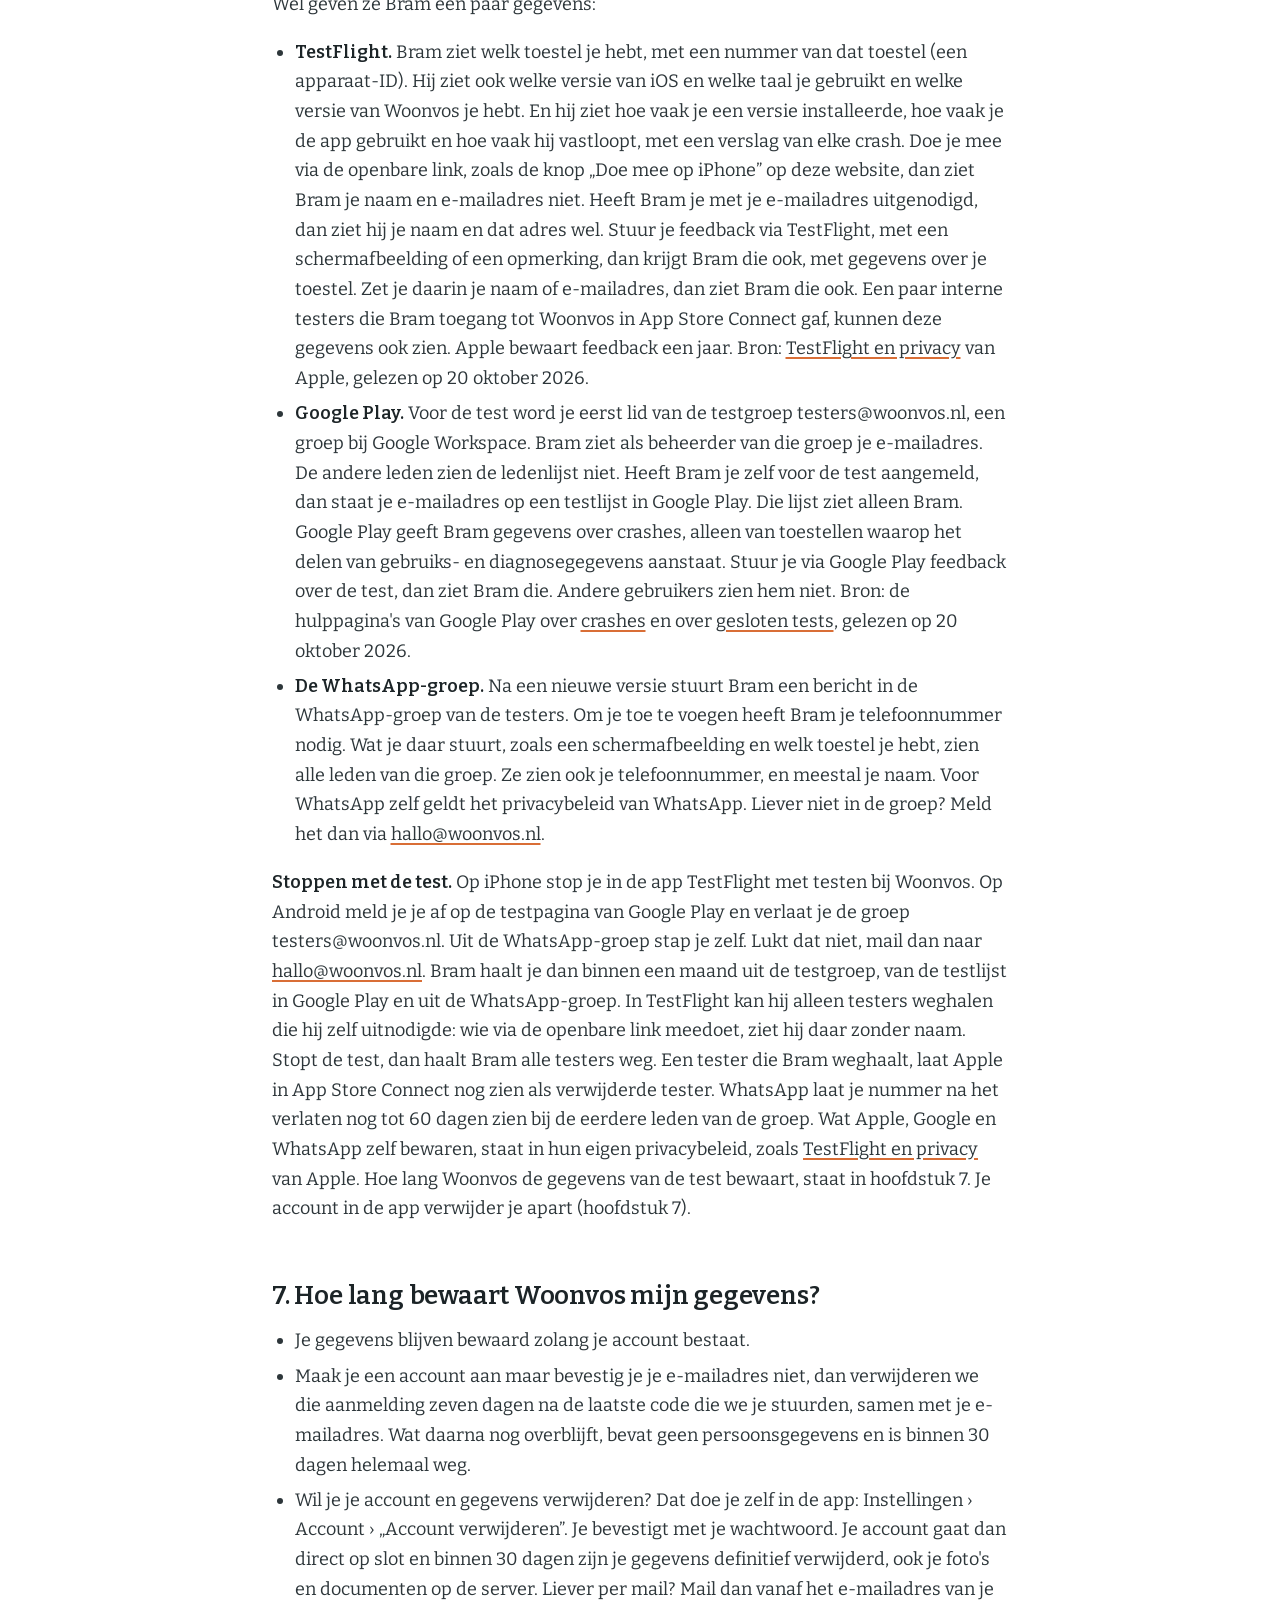
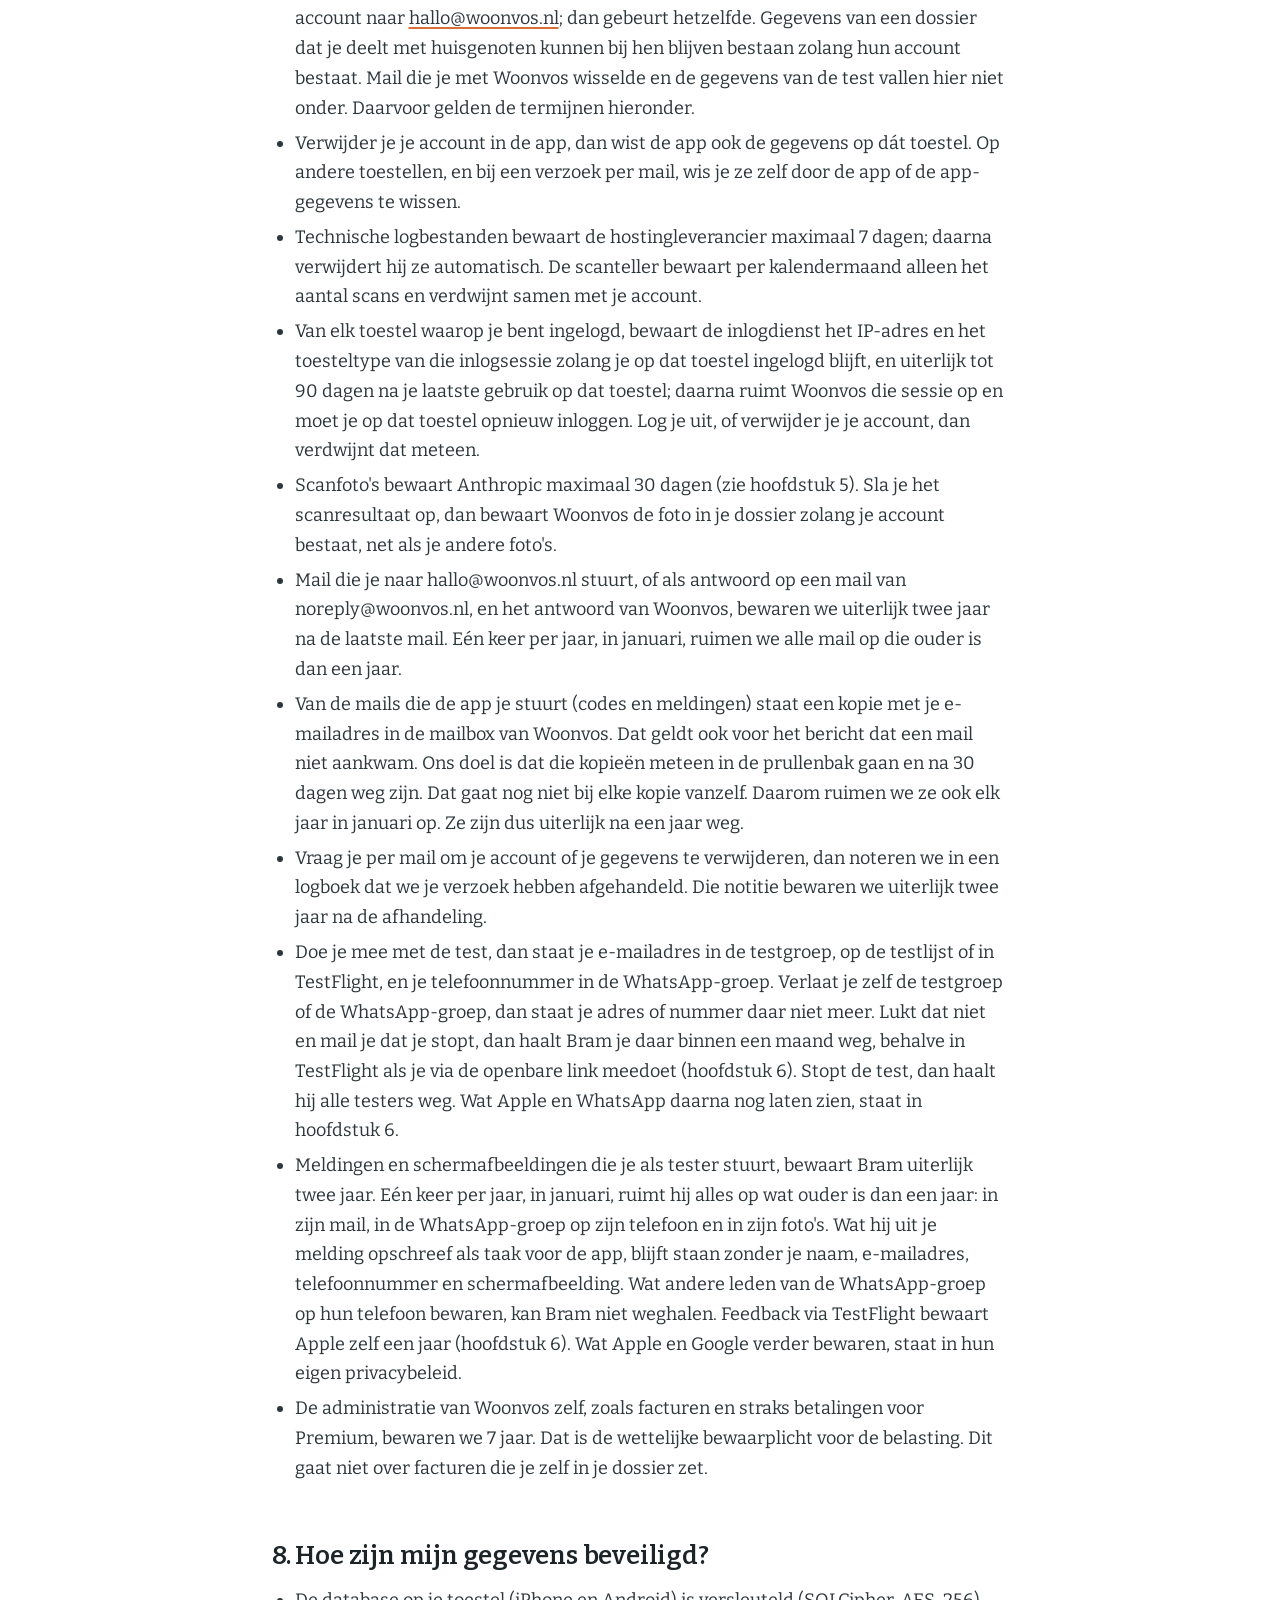
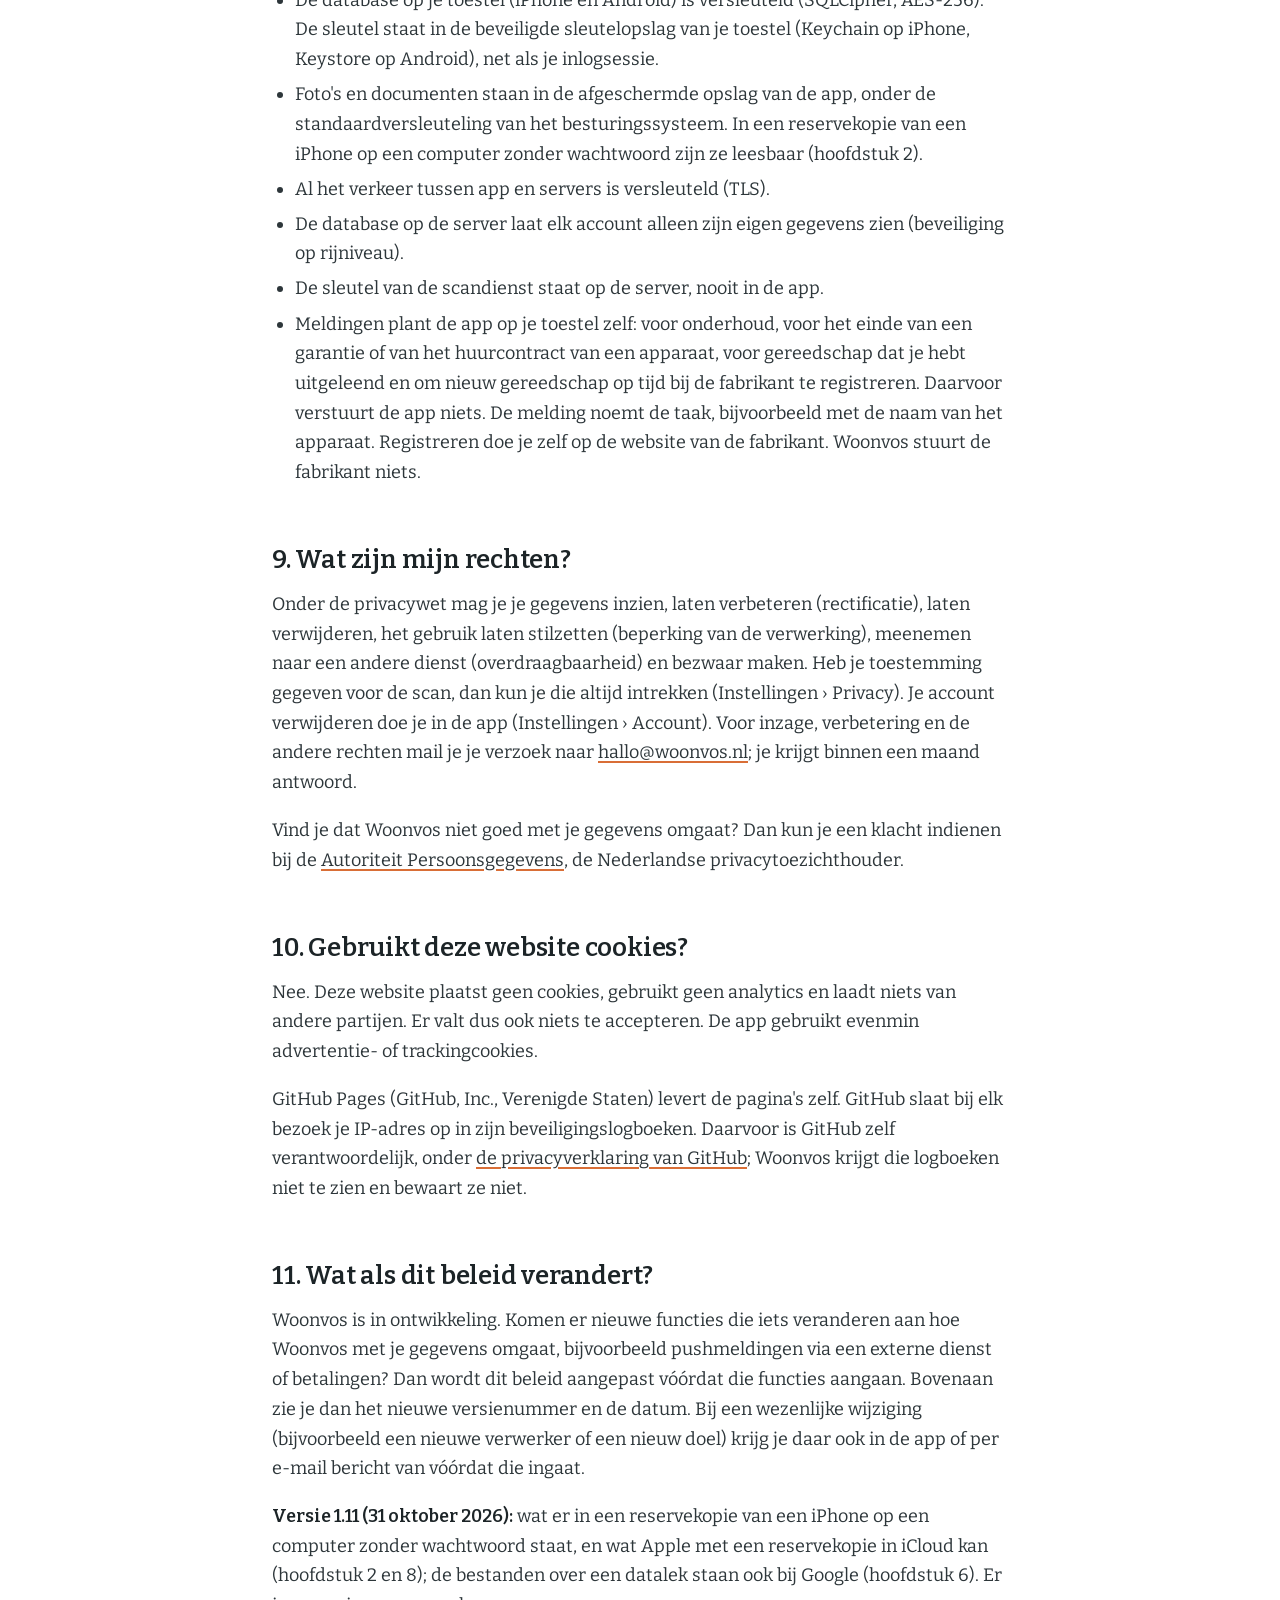
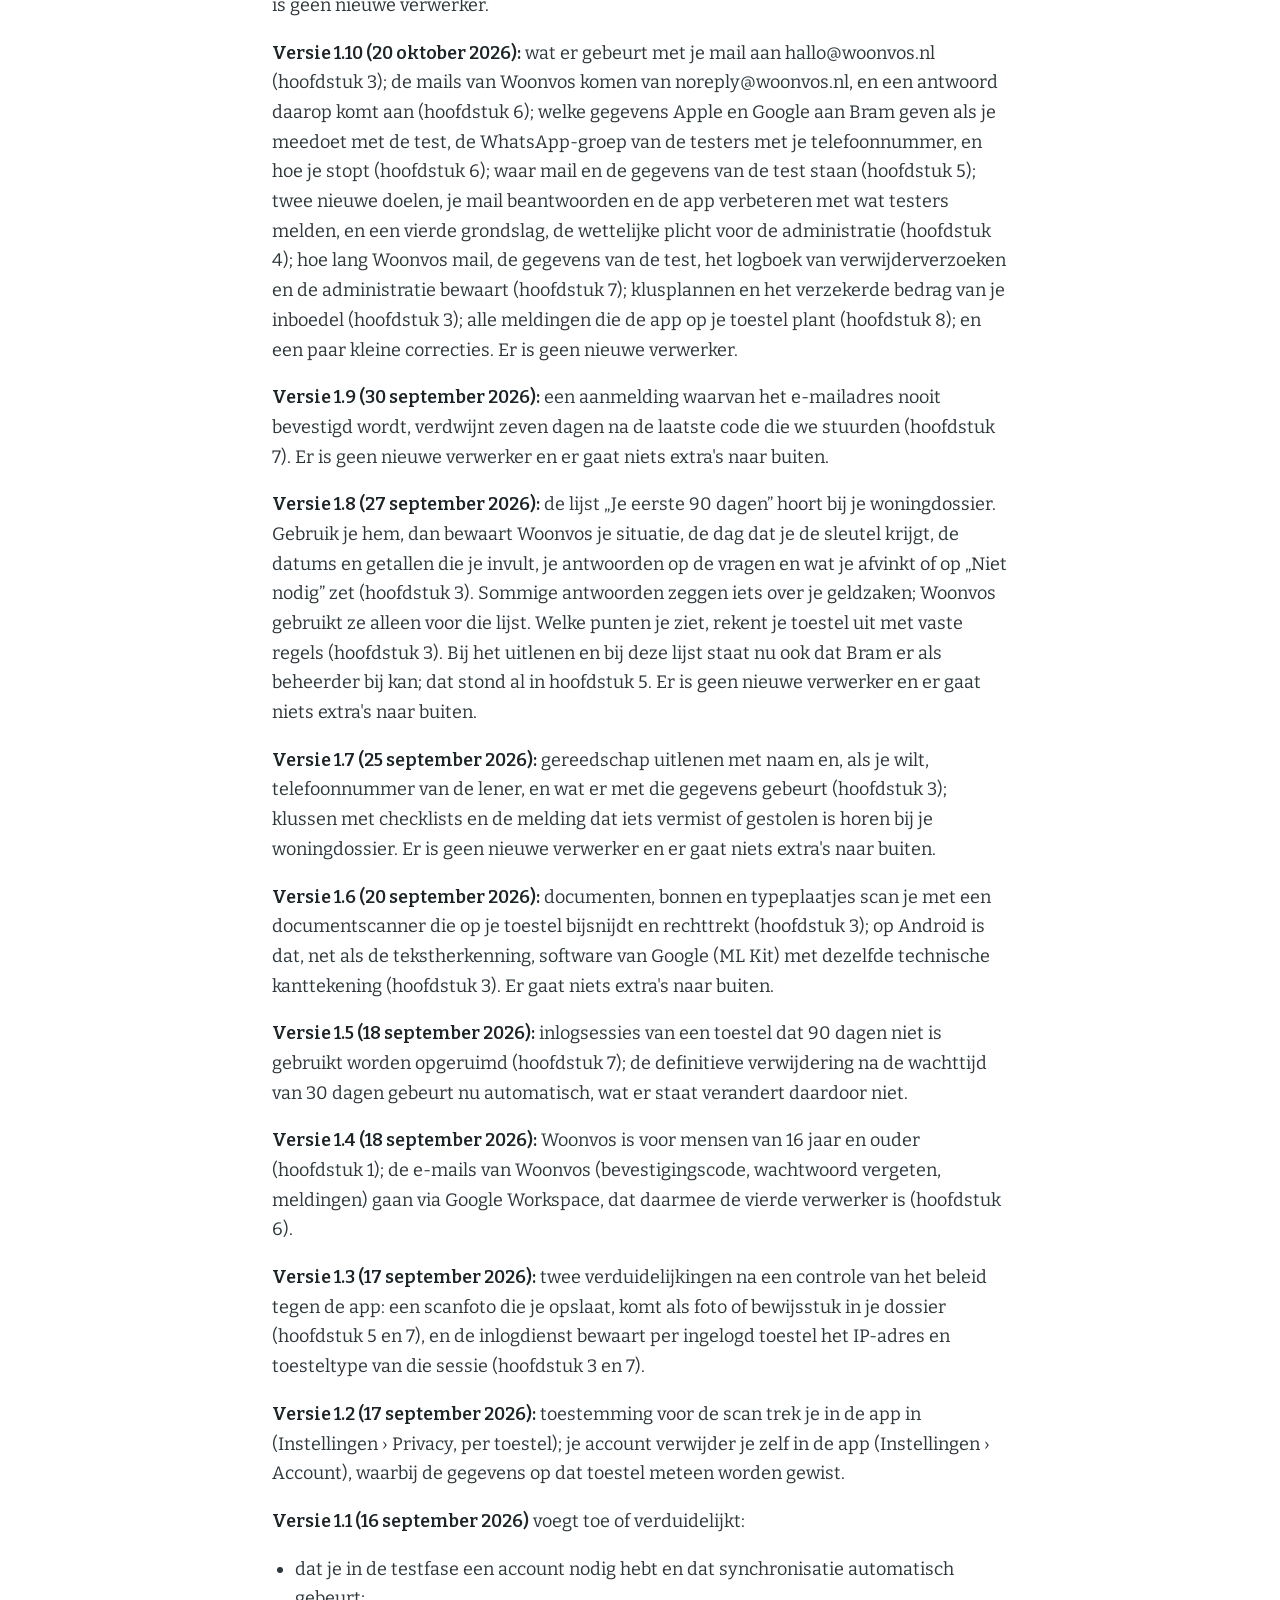
<file: privacy.html>
<!doctype html>
<html lang="nl">
<head>
  <meta charset="utf-8">
  <meta name="viewport" content="width=device-width, initial-scale=1">
  <meta name="color-scheme" content="light dark">
  <meta name="theme-color" media="(prefers-color-scheme: light)" content="#FFFFFF">
  <meta name="theme-color" media="(prefers-color-scheme: dark)" content="#14191C">
  <title>Privacybeleid van Woonvos</title>
  <meta name="description" content="Hoe Woonvos met je gegevens omgaat: versleuteld op je toestel, opslag in de EU, scannen alleen met jouw toestemming, geen advertenties en niemand die je volgt.">
  <link rel="canonical" href="https://woonvos.nl/privacy.html">
  <link rel="icon" type="image/png" sizes="32x32" href="/assets/favicon-32.png">
  <link rel="apple-touch-icon" sizes="180x180" href="/assets/apple-touch-icon.png">
  <link rel="preload" href="/assets/bitter-400.woff2" as="font" type="font/woff2" crossorigin>
  <link rel="preload" href="/assets/bitter-600.woff2" as="font" type="font/woff2" crossorigin>
  <link rel="stylesheet" href="/style.css">
</head>
<body>

<a class="skip" href="#inhoud">Naar de inhoud</a>

<header class="kop">
  <div class="wrap">
    <a class="merk" href="/"><img src="/assets/zashi-mark-96.webp" alt="" width="36" height="36">Woonvos</a>
    <nav aria-label="Hoofdnavigatie">
      <ul>
        <li class="breed"><a href="/#functies">Functies</a></li>
        <li><a href="/privacy.html" aria-current="page">Privacy</a></li>
        <li><a href="/support.html">Hulp</a></li>
      </ul>
    </nav>
    <a class="knop knop-klein" href="/#meedoen">Doe mee met de test</a>
  </div>
</header>

<main id="inhoud">

<div class="doc-kop">
  <div class="wrap">
  <h1>Privacybeleid</h1>
  <p class="doc-meta">Versie 1.11, 31 oktober 2026. Geldt voor de Woonvos-app, deze website, mail aan Woonvos en de test van de app.</p>
  </div>
</div>

<div class="doc">
  <div class="wrap">

  <h2 id="kort">In het kort</h2>
  <ul class="kern">
    <li><strong>Wie.</strong> Bram Stotijn uit Beuningen maakt Woonvos en is
    verantwoordelijk voor je gegevens. Vragen:
    <a href="mailto:hallo@woonvos.nl?subject=Vraag%20over%20privacy">hallo@woonvos.nl</a>.</li>
    <li><strong>Wat je geeft.</strong> Een e-mailadres en een wachtwoord voor
    je account. Verder alleen wat je zelf in je woningdossier zet en wat je
    Woonvos mailt. Doe je mee met de test, dan ook je e-mailadres voor de
    test, je telefoonnummer voor de WhatsApp-groep van de testers en wat je
    als tester meldt.</li>
    <li><strong>Waar het staat.</strong> Versleuteld op je eigen telefoon; de
    app werkt ook zonder internet. Ben je online, dan zet de app je dossier
    automatisch ook in je account, op servers in de Europese Unie (<span class="naam">Ierland</span>).
    Dan heb je het op al je apparaten, en ben je wat al in je account staat
    niet kwijt als je toestel stukgaat. Mail en de gegevens van de test staan
    bij Google, Apple en WhatsApp, ook in de Verenigde Staten (hoofdstuk 5).</li>
    <li><strong>Scannen.</strong> Een foto gaat alleen naar de scandienst als
    jij een scan start en daar één keer toestemming voor hebt gegeven. Die
    dienst staat in de Verenigde Staten; wat daar geldt staat in hoofdstuk 5.</li>
    <li><strong>Wat Woonvos niet doet.</strong> Geen advertenties, niet volgen
    wat je doet (tracking), niets doorverkopen.</li>
    <li class="woordvak"><strong>Je rechten.</strong> Je mag je gegevens inzien, laten aanpassen
    of laten verwijderen. Je account verwijder je zelf in de app (Instellingen
    › Account); voor de andere verzoeken mail je naar
    <a href="mailto:hallo@woonvos.nl?subject=Verzoek%3A%20mijn%20gegevens">hallo@woonvos.nl</a>;
    je krijgt binnen een maand antwoord. Klachten kunnen naar de <span class="naam">Autoriteit
    <span class="zacht-persoonsgegevens">Persoons&shy;gegevens</span></span>.</li>
  </ul>
  <p>De volledige uitleg staat hieronder.</p>

  <nav class="toc" aria-labelledby="toc-kop">
    <p id="toc-kop">In dit beleid</p>
    <ol>
      <li><a class="woordvak" href="#verantwoordelijke">Wie is <span class="zacht-verantwoordelijk">verant&shy;woordelijk</span> voor mijn gegevens?</a></li>
      <li><a href="#uitgangspunt">Blijven mijn gegevens op mijn telefoon?</a></li>
      <li><a href="#gegevens">Welke gegevens gebruikt Woonvos, en wanneer?</a></li>
      <li><a href="#grondslag">Waarvoor, en mag dat?</a></li>
      <li><a href="#waar">Waar staan mijn gegevens?</a></li>
      <li><a href="#derden">Wie helpt Woonvos daarbij?</a></li>
      <li><a href="#bewaren">Hoe lang bewaart Woonvos mijn gegevens?</a></li>
      <li><a href="#beveiliging">Hoe zijn mijn gegevens beveiligd?</a></li>
      <li><a href="#rechten">Wat zijn mijn rechten?</a></li>
      <li><a href="#cookies">Gebruikt deze website cookies?</a></li>
      <li><a href="#wijzigingen">Wat als dit beleid verandert?</a></li>
    </ol>
  </nav>

  <h2 id="verantwoordelijke">1. Wie is verantwoordelijk voor mijn gegevens?</h2>
  <p>Bram Stotijn, gevestigd in Beuningen (<span class="naam">Gelderland</span>), <span class="naam">Nederland</span>, maakt en
  beheert Woonvos. Volgens de privacywet (de Algemene verordening
  gegevensbescherming, AVG) is hij de verwerkingsverantwoordelijke: degene die
  bepaalt wat er met je gegevens gebeurt en daarop aanspreekbaar is. Vragen
  over dit beleid of over je gegevens? Mail naar
  <a href="mailto:hallo@woonvos.nl?subject=Vraag%20over%20privacy">hallo@woonvos.nl</a>.</p>
  <p>Woonvos is bedoeld voor mensen van 16 jaar en ouder. Ben je jonger, maak
  dan geen account aan.</p>

  <h2 id="uitgangspunt">2. Blijven mijn gegevens op mijn telefoon?</h2>
  <p>Woonvos werkt eerst op je toestel (je telefoon of tablet) en pas daarna
  met internet. Alles wat je invoert (je woning, apparaten en onderhoud) staat
  in een versleutelde database op je eigen toestel. Je foto's en documenten
  staan als bestanden in de afgeschermde opslag van de app. Op je toestel kan
  alleen Woonvos die map lezen, en iOS en Android versleutelen hem. Maak je
  een reservekopie van je iPhone op een computer zonder wachtwoord, dan staan
  je foto's en documenten daarin leesbaar, tot een volgende versie van de app
  ze zelf versleutelt. De database blijft ook daar versleuteld. Zet je een
  wachtwoord op die reservekopie, dan is alles erin versleuteld. Een
  reservekopie in iCloud versleutelt Apple; zolang Geavanceerde
  gegevensbescherming uit staat, heeft Apple daarvan zelf ook een sleutel. De
  app werkt volledig zonder internet.</p>
  <p>In deze testfase heb je een account nodig om de app te gebruiken. Ben je
  ingelogd en online, dan zet de app je dossier automatisch ook in je account
  in de cloud (synchroniseren). Een schakelaar om dat uit te zetten is er
  niet. Wat hieronder staat, geldt dus voor iedereen die de app gebruikt.</p>
  <p>Daarnaast kun je een <strong>scan</strong> starten, bijvoorbeeld van een
  typeplaatje, kassabon of document. De camera snijdt het document daarbij
  bij en trekt het recht; dat gebeurt op je toestel (op iPhone met de
  documentscanner van Apple, op Android met die van Google, ML Kit). De app
  probeert de foto daarna altijd eerst op je eigen toestel te lezen. Daarbij
  verlaat de foto je toestel niet. (Op iPhone gebeurt dat met de
  tekstherkenning van Apple, op Android met die van Google, ML Kit.) Levert
  dat te weinig op, dan stuurt de app de foto naar de
  scandienst. Dat gebeurt alleen als je daar in de app één keer toestemming
  voor hebt gegeven. Zonder die toestemming kun je alles gewoon handmatig
  invoeren.</p>

  <h2 id="gegevens">3. Welke gegevens gebruikt Woonvos, en wanneer?</h2>
  <table>
    <thead>
      <tr><th scope="col">Gegevens</th><th scope="col">Wanneer</th><th scope="col">Waarvoor</th></tr>
    </thead>
    <tbody>
      <tr>
        <td data-label="Gegevens">E-mailadres en wachtwoord. Woonvos slaat je
        wachtwoord alleen op in een vorm die niet terug te rekenen is (een
        hash); niemand, ook Woonvos niet, kan het teruglezen.</td>
        <td data-label="Wanneer">Bij het aanmaken van een account</td>
        <td data-label="Waarvoor">Inloggen en accountbeheer. Inloggen kan
        alleen met e-mail en wachtwoord; er zijn geen koppelingen met Google-
        of Apple-accounts.</td>
      </tr>
      <tr>
        <td data-label="Gegevens">Je woningdossier:
          <ul>
            <li>het adres van je woning</li>
            <li>kamers</li>
            <li>apparaten en gereedschap, met merk, type en serienummer, en of
            iets vermist of gestolen is als je dat meldt</li>
            <li>onderhoud, en je klussen met hun checklists</li>
            <li>je klusplannen: welke klussen erin staan, in welke kamer en
            hoe groot, met hoeveel mensen je klust en hoeveel uur per dag, je
            klusdagen, en welke stappen of delen ervan af zijn, met de dag en
            het tijdstip waarop je ze afvinkte (zie hieronder)</li>
            <li>je eerste 90 dagen in je woning (zie hieronder): of je koopt,
            huurt of er al woont, en de dag dat je de sleutel krijgt (of het
            jaar, als je er al woont)</li>
            <li>bij die lijst ook: datums en getallen die je zelf invult
            (bijvoorbeeld uit je koop- of huurcontract), je antwoorden op
            vragen zoals of je een hypotheek met NHG (<span class="naam">Nationale Hypotheek
            Garantie</span>) hebt of huurtoeslag krijgt, en welke punten je afvinkt,
            op „Niet nodig” zet of toch laat tonen</li>
            <li>contactgegevens die je zelf invoert, zoals een installateur, een
            noodcontact, iemand aan wie je gereedschap uitleent of iemand van
            wie je gereedschap leent voor een klus (zie hieronder)</li>
            <li>je verzekeringsgegevens, zoals of je een inboedelverzekering
            hebt, het verzekerde bedrag op je polis en of je een garantie
            tegen onderverzekering hebt (zie hieronder)</li>
          </ul>
        </td>
        <td data-label="Wanneer">Bij synchronisatie, zodra je ingelogd en
        online bent</td>
        <td data-label="Waarvoor">Je gegevens beschikbaar maken op al je
        apparaten en bewaren als je toestel kwijtraakt. Voer je gegevens van
        anderen in, dan doe je dat voor je eigen huishoudelijke administratie;
        Woonvos gebruikt ze nergens anders voor.</td>
      </tr>
      <tr>
        <td data-label="Gegevens">Foto's en documenten (facturen,
        handleidingen, bewijsfoto's)</td>
        <td data-label="Wanneer">Bij synchronisatie, zodra je ingelogd en
        online bent</td>
        <td data-label="Waarvoor">Zelfde als hierboven</td>
      </tr>
      <tr>
        <td data-label="Gegevens">Scanfoto's van typeplaatjes, kassabonnen,
        facturen, energielabels en documenten (zoals een garantiebewijs,
        offerte of polis)</td>
        <td data-label="Wanneer">Alleen als jij een scan start, de herkenning
        op je eigen toestel te weinig oplevert én je toestemming hebt
        gegeven</td>
        <td data-label="Waarvoor">Merk, type, bedragen, datums of het
        documenttype uit de foto halen, zodat je ze niet hoeft over te typen.
        Zulke foto's kunnen ook gegevens van anderen bevatten (bijvoorbeeld
        de naam van een installateur of een rekeningnummer op een factuur).
        Die gebruikt de app alleen om de velden in jouw dossier in te
        vullen.</td>
      </tr>
      <tr>
        <td data-label="Gegevens">Technische logbestanden (tijdstip,
        IP-adres, foutcode en een verkorte code van je account waaruit niemand
        kan afleiden wie je bent), per toestel waarop je bent ingelogd het
        IP-adres en het toesteltype van die inlogsessie, en een teller van het
        aantal scans per maand</td>
        <td data-label="Wanneer">Bij gebruik van de app</td>
        <td data-label="Waarvoor">Beveiliging, foutopsporing en een eerlijke
        verdeling van de scandienst. De teller telt alleen het aantal scans,
        niet de inhoud.</td>
      </tr>
    </tbody>
  </table>
  <p><strong>Gereedschap uitlenen.</strong> Leen je iets uit, dan bewaart
  Woonvos de naam die je invult en, als je dat wilt, een telefoonnummer, zodat
  je de lener kunt bellen of een berichtje kunt sturen om het terug te vragen.
  Dat telefoonnummer bewaren we alleen zolang het gereedschap uitgeleend is:
  tik je op „Terug ontvangen”, dan wissen we het, ook als je huisgenoot dat
  doet met een oudere versie van de app. De naam blijft in de
  uitleengeschiedenis van dat apparaat staan (wie had het, van wanneer tot
  wanneer), met de foto die je eventueel bij het uitlenen maakte, zolang het
  apparaat in je dossier staat. Woonvos stuurt de lener zelf nooit iets: het
  bericht „mag ik het terug?” verstuur je zelf, via WhatsApp, sms of mail. Deze
  gegevens zie alleen jij en wie je dossier met je deelt. Bram kan er alleen
  als beheerder bij (zie hoofdstuk 5). Verwijder je het
  apparaat, dan wissen we de naam en het telefoonnummer van de lener, ook uit
  de uitleengeschiedenis en uit de herinnering om het terug te vragen, en gaan
  de foto's van het apparaat mee weg; op onze server gebeurt dat zodra je
  toestel verbinding heeft. Verwijder je je account, dan verdwijnt alles binnen
  30 dagen samen met de rest van je dossier.</p>
  <p><strong>Je eerste 90 dagen.</strong> Met de lijst „Je eerste 90 dagen”
  zet Woonvos de termijnen rond je koop, overdracht of huur op een rij.
  Daarvoor gebruikt de app wat je bij die lijst invult (zie hierboven).
  Woonvos onthoudt ook op welke dag je de lijst begon en op welke dag je een
  datum invulde die nog leeg was. Daaraan ziet de app of een termijn al
  voorbij was toen je begon of de datum invulde. Je hoeft de lijst niet te gebruiken.
  Datums en getallen mag je leeg laten, en bij een vraag kun je ook „Weet ik
  niet” kiezen. Woonvos vraagt hier geen bedragen, zoals je koopsom of je
  inkomen. Sommige antwoorden zeggen wel iets over je geldzaken, bijvoorbeeld
  of je huurtoeslag krijgt of geld leent van familie. Woonvos gebruikt al
  deze gegevens alleen voor je lijst. Alleen jij en
  wie je dossier met je deelt zien ze. Bram kan er alleen als beheerder bij
  (zie hoofdstuk 5). Wat je invult, pas je zelf aan in de lijst. Verberg je
  de lijst, dan blijven je gegevens bewaard. Verwijder je je account, dan
  gaan ze mee weg met de rest van je dossier (hoofdstuk 7).</p>
  <p><strong>Klusplannen.</strong> Met een klusplan zet Woonvos de stappen
  van je klussen op volgorde en verdeelt ze over je klusdagen. Woonvos
  bewaart wat je zelf kiest en doet: de klussen en kamers, de maten, met
  hoeveel mensen je klust, je klusdagen en de uren per dag, welke stappen af
  of niet nodig zijn, op welke dag je een stap vastzet en een eigen tijd als
  je die invult. Doe je een deel van een stap met „Deel gedaan”, dan bewaart
  de app ook de dag en het aantal minuten. Ook bewaart de app de einddag die hij verwacht. Hoe de
  stappen over de dagen vallen, rekent je toestel steeds opnieuw uit. Leen
  je gereedschap voor een klus, dan kun je bij dat gereedschap zetten van
  wie. Die naam staat dan bij de klus in je dossier. Woonvos stuurt die
  persoon nooit iets. Alleen jij en wie je dossier met je deelt zien je
  klusplannen. Bram kan er alleen als beheerder bij (zie hoofdstuk 5).</p>
  <p><strong>Het verzekerde bedrag.</strong> In je verzekeringsdossier kun
  je invullen of je een inboedelverzekering hebt, of er een verzekerd bedrag
  op je polisblad staat, hoe hoog dat bedrag is en of je een garantie tegen
  onderverzekering hebt. Woonvos zet dat bedrag naast wat je eigen spullen in
  je dossier kostten. Dat rekent je toestel uit. Je antwoorden horen bij je
  woningdossier. Alleen jij en wie je dossier met je deelt zien ze. Bram kan
  er alleen als beheerder bij (zie hoofdstuk 5).</p>
  <p><strong>Mail aan Woonvos.</strong> Mail je naar
  <a href="mailto:hallo@woonvos.nl">hallo@woonvos.nl</a>, of antwoord je op
  een mail van <span class="naam">noreply@woonvos.nl</span>, bijvoorbeeld met
  een vraag of een schermafbeelding, dan staan je mail en je e-mailadres in
  de mailbox van Woonvos bij Google Workspace (hoofdstuk 6). Dat geldt ook
  voor een idee dat je met „Heb je een idee?” in de app mailt. Staat er op
  een schermafbeelding iets uit je dossier, dan staat dat daar ook. Bram
  gebruikt je mail alleen om je te antwoorden en om de app beter te maken met
  wat je meldt. Hoe lang je mail bewaard blijft, staat in hoofdstuk 7.</p>
  <p>In de app zit geen analytics- of advertentiedienst. Woonvos houdt
  ook niet bij wat voor iemand je bent om daar iets mee te doen (geen
  profielen). Je antwoorden en datums bij „Je eerste 90 dagen” gebruikt de
  app alleen om te kiezen welke punten voor jou gelden. De app beoordeelt
  jou er niet mee. Eén technische kanttekening: op Android gebruiken de
  documentscanner en de tekstherkenning op je toestel software van Google (ML
  Kit). Je foto's en de herkende tekst blijven daarbij op je toestel. Wel
  stuurt die software beperkte technische gegevens over gebruik en prestaties
  naar Google. Die gegevens zijn niet aan jou gekoppeld. Zie daarvoor het
  privacybeleid van Google. Op iPhone gebeuren het scannen en de herkenning met de ingebouwde
  software van Apple en gaat er niets naar buiten.</p>
  <p>Woonvos is bedoeld voor mensen die een woning bezitten of huren; de
  app verwerkt niet bewust gegevens van kinderen onder de 16. Er is geen
  computer die beslissingen over jou neemt (geen geautomatiseerde
  besluitvorming): de scan vult alleen velden in die jij daarna zelf
  controleert en kunt aanpassen. Bij „Je eerste 90 dagen” kiest de app met
  je antwoorden en datums welke punten je ziet. Dat rekent je toestel uit
  met vaste regels. Een punt dat volgens die regels niet voor jou geldt, zet
  de app onderaan in je lijst, met de reden erbij. Je haalt het terug door
  je antwoord aan te passen of met „Toch tonen”.</p>

  <h2 id="grondslag">4. Waarvoor, en mag dat?</h2>
  <p>De privacywet vraagt voor elk gebruik van gegevens een wettelijke reden
  (grondslag). Voor Woonvos zijn dat er vier:</p>
  <ul>
    <li><strong>Uitvoering van de overeenkomst.</strong> Het leveren van de
    app zelf: je account en het synchroniseren van je dossier.</li>
    <li><strong>Toestemming.</strong> Het versturen van een scanfoto naar de
    scandienst van Anthropic (het Amerikaanse bedrijf dat die dienst levert).
    Die toestemming geef je één keer in de app, vóór je eerste scan. Intrekken
    kan altijd: zet in de app bij Instellingen › Privacy de schakelaar
    „Scannen via de cloud” uit. Die keuze geldt per toestel; op een ander toestel vraagt de app
    opnieuw. Wil je het liever per mail regelen, dan kan dat via
    <a href="mailto:hallo@woonvos.nl?subject=Toestemming%20scan%20intrekken">hallo@woonvos.nl</a>.
    Intrekken verandert niets aan scans die al gedaan zijn. De herkenning op
    je eigen toestel en handmatige invoer blijven altijd werken.</li>
    <li><strong>Gerechtvaardigd belang.</strong> Eigen belang dat de wet
    toestaat: de dienst veilig en werkend houden, met technische logbestanden
    en het voorkomen van misbruik. Ook je mail beantwoorden hoort hierbij, en
    de app verbeteren met wat je als tester meldt en met wat Apple en Google
    over crashes en gebruik doorgeven (hoofdstuk 6). En de test zelf: je
    toevoegen aan de testgroepen, je laten weten dat er een nieuwe versie is,
    en kunnen laten zien dat we je verzoek om verwijderen hebben afgehandeld.</li>
    <li><strong>Wettelijke plicht.</strong> De administratie van Woonvos zelf
    bewaren, omdat de belastingwet dat vraagt (hoofdstuk 7).</li>
  </ul>
  <p>Woonvos vraagt niet meer gegevens dan hiervoor nodig is.</p>

  <h2 id="waar">5. Waar staan mijn gegevens?</h2>
  <p>Je account, woningdossier, foto's en documenten staan bij het bedrijf dat
  de servers levert (de hostingleverancier): Supabase, in Ierland (Europese
  Unie). De synchronisatiedienst PowerSync bewaart daarnaast een kopie van je
  woningdossier (niet van je foto's en documenten), eveneens in Ierland. De
  verbinding tussen je toestel en de servers is altijd versleuteld.</p>
  <p>Op de servers versleutelt de hostingleverancier je gegevens. Dat is geen
  versleuteling waarbij alleen jij de sleutel hebt (geen
  end-to-end-versleuteling). Bram kan als beheerder dus bij je gegevens als
  dat voor beheer of support nodig is. Dat gebeurt alleen op jouw verzoek of
  om een storing op te lossen.</p>
  <p>Voor je dossier in de app is er één uitzondering op de EU-grens: de
  scan. Start je een scan en heb
  je daar toestemming voor gegeven, dan gaat die ene foto naar Anthropic in
  de Verenigde Staten. Anthropic haalt er de gegevens uit en stuurt die
  terug. Voor dat versturen naar buiten de EU (doorgifte) gelden de vaste
  afspraken die de Europese Commissie daarvoor heeft opgesteld
  (standaardcontractbepalingen, <span class="naam">Standard Contractual Clauses</span>). Die afspraken
  maken deel uit van het contract tussen Woonvos en Anthropic (de
  verwerkersovereenkomst); een kopie kun je opvragen via
  <a href="mailto:hallo@woonvos.nl?subject=Kopie%20standaardcontractbepalingen">hallo@woonvos.nl</a>.
  Anthropic gebruikt de foto en het resultaat niet om zijn modellen te trainen
  en verwijdert ze automatisch binnen 30 dagen. De scandienst bewaart niets
  voor Woonvos. Sla je het resultaat na jouw controle op, dan komt de foto
  als foto van het apparaat of als bewijsstuk bij de bon in je dossier, en
  dus, net als je andere foto's, in je account (hoofdstuk 2 en 7). Sla je
  niets op, dan blijft er niets achter. Wil je dit niet, dan kun je alles
  gewoon handmatig invoeren. De scan is altijd optioneel.</p>
  <p>Mail aan Woonvos en de testgroep <span class="naam">testers@woonvos.nl</span>
  staan bij Google Workspace, in de Europese Unie en in de Verenigde Staten.
  Daarvoor gelden de EU-standaardafspraken (hoofdstuk 6). Wat Apple en Google
  Play bij de test verwerken, en wat je in de WhatsApp-groep van de testers
  stuurt, staat bij die bedrijven zelf. Zij kunnen het ook buiten de EU
  bewaren, bijvoorbeeld in de Verenigde Staten. Daarvoor geldt hun eigen
  privacybeleid (hoofdstuk 6).</p>

  <h2 id="derden">6. Wie helpt Woonvos daarbij?</h2>
  <p>Woonvos verkoopt je gegevens niet en deelt ze niet met anderen voor hún
  doeleinden. Deel je zelf het eigendomsbewijs van een apparaat (een pdf) via
  de deelfunctie van je toestel, dan bepaal jij met wie. Dat verloopt buiten
  Woonvos om. Een pdf van je hele verzekeringsdossier komt later, met
  Premium.</p>
  <p>Om de app te laten werken schakelt Woonvos vier bedrijven in. Zij
  verwerken gegevens alleen in opdracht van Woonvos en zijn daar contractueel
  aan gebonden (verwerkers, met een verwerkersovereenkomst):</p>
  <table>
    <thead>
      <tr><th scope="col">Partij</th><th scope="col">Rol</th><th scope="col">Locatie</th></tr>
    </thead>
    <tbody>
      <tr>
        <th scope="row" data-label="Partij">Supabase</th>
        <td data-label="Rol">Hosting van database, opslag en accounts</td>
        <td data-label="Locatie">Ierland (EU)</td>
      </tr>
      <tr>
        <th scope="row" data-label="Partij">PowerSync (<span class="naam">JourneyApps</span>)</th>
        <td data-label="Rol">Synchronisatie tussen je toestel en de database;
        houdt daarvoor een kopie van je gesynchroniseerde dossier bij (geen
        foto's of documenten)</td>
        <td data-label="Locatie">Ierland (EU)</td>
      </tr>
      <tr>
        <th scope="row" data-label="Partij">Anthropic</th>
        <td data-label="Rol">Herkenning van gegevens in scanfoto's, alleen als
        jij scant en daar toestemming voor hebt gegeven</td>
        <td data-label="Locatie">Verenigde Staten, met EU-standaardafspraken
        (zie hoofdstuk 5)</td>
      </tr>
      <tr>
        <th scope="row" data-label="Partij">Google (Workspace)</th>
        <td data-label="Rol">Verzenden van de e-mails van Woonvos: de
        bevestigingscode bij het aanmaken van je account, de code bij
        „wachtwoord vergeten” en de melding als je wachtwoord of e-mailadres
        is gewijzigd. Die mails komen van <span class="naam">noreply@woonvos.nl</span>. Google ziet
        daarvoor je e-mailadres en de inhoud van die mail. Ook je mail aan
        <span class="naam">hallo@woonvos.nl</span>, je antwoord op een mail
        van <span class="naam">noreply@woonvos.nl</span>, de testgroep voor
        Android en de bestanden over een datalek (in de Drive van Bram) staan
        bij Google (zie hoofdstuk 3 en hieronder)</td>
        <td data-label="Locatie">Europese Unie en Verenigde Staten, met
        EU-standaardafspraken</td>
      </tr>
    </tbody>
  </table>
  <p>Heb je een vraag over een mail van Woonvos? Mail dan naar
  <a href="mailto:hallo@woonvos.nl">hallo@woonvos.nl</a>. Antwoord je op een
  mail van <span class="naam">noreply@woonvos.nl</span>, dan komt je antwoord
  ook aan, in dezelfde mailbox.</p>
  <p><strong>Meedoen met de test.</strong> Woonvos is nog in de testfase. Je
  installeert de app via <span class="naam">TestFlight</span> van Apple
  (iPhone) of via de gesloten test van Google Play (Android). Apple en Google
  zijn zelf verantwoordelijk voor wat zij daarbij verwerken, onder hun eigen
  privacybeleid. Wel geven ze Bram een paar gegevens:</p>
  <ul>
    <li><strong><span class="naam">TestFlight</span>.</strong> Bram ziet welk
    toestel je hebt, met een nummer van dat toestel (een apparaat-ID). Hij
    ziet ook welke versie van iOS en welke taal je gebruikt en welke versie
    van Woonvos je hebt. En hij ziet hoe vaak je een versie installeerde, hoe
    vaak je de app gebruikt en hoe vaak hij vastloopt, met een verslag van
    elke crash. Doe je mee via de
    openbare link, zoals de knop „Doe mee op iPhone” op deze website, dan
    ziet Bram je naam en e-mailadres niet. Heeft Bram je met je e-mailadres
    uitgenodigd, dan ziet hij je naam en dat adres wel. Stuur je feedback via
    <span class="naam">TestFlight</span>, met een schermafbeelding of een
    opmerking, dan krijgt Bram die ook, met gegevens over je toestel. Zet je
    daarin je naam of e-mailadres, dan ziet Bram die ook. Een paar interne
    testers die Bram toegang tot Woonvos in App Store Connect gaf, kunnen deze
    gegevens ook zien. Apple bewaart feedback een jaar. Bron:
    <a href="https://www.apple.com/legal/privacy/data/nl/test-flight/">TestFlight
    en privacy</a> van Apple, gelezen op 20 oktober 2026.</li>
    <li><strong>Google Play.</strong> Voor de test word je eerst lid van de
    testgroep <span class="naam">testers@woonvos.nl</span>, een groep bij
    Google Workspace. Bram ziet als beheerder van die groep je e-mailadres.
    De andere leden zien de ledenlijst niet. Heeft Bram je zelf voor de test
    aangemeld, dan staat je e-mailadres op een testlijst in Google Play. Die
    lijst ziet alleen Bram. Google Play geeft Bram gegevens over crashes, alleen van
    toestellen waarop het delen van gebruiks- en diagnosegegevens aanstaat.
    Stuur je via Google Play feedback over de test, dan ziet Bram die. Andere
    gebruikers zien hem niet.
    Bron: de hulppagina's van Google Play over
    <a href="https://support.google.com/googleplay/android-developer/answer/6083203?hl=nl">crashes</a>
    en over <a href="https://google.play/business/closed-testing/">gesloten
    tests</a>, gelezen op 20 oktober 2026.</li>
    <li><strong>De WhatsApp-groep.</strong> Na een nieuwe versie stuurt Bram
    een bericht in de WhatsApp-groep van de testers. Om je toe te voegen heeft
    Bram je telefoonnummer nodig. Wat je daar stuurt, zoals een
    schermafbeelding en welk toestel je hebt, zien alle leden van die groep.
    Ze zien ook je telefoonnummer, en meestal je naam. Voor WhatsApp zelf
    geldt het privacybeleid van WhatsApp. Liever niet in de groep? Meld het
    dan via <a href="mailto:hallo@woonvos.nl">hallo@woonvos.nl</a>.</li>
  </ul>
  <p id="stoppen"><strong>Stoppen met de test.</strong> Op iPhone stop je in
  de app <span class="naam">TestFlight</span> met testen bij Woonvos. Op
  Android meld je je af op de testpagina van Google Play en verlaat je de
  groep <span class="naam">testers@woonvos.nl</span>. Uit de WhatsApp-groep
  stap je zelf. Lukt dat niet, mail dan naar
  <a href="mailto:hallo@woonvos.nl?subject=Stoppen%20met%20de%20test">hallo@woonvos.nl</a>.
  Bram haalt je dan binnen een maand uit de testgroep, van de testlijst in
  Google Play en uit de WhatsApp-groep. In <span class="naam">TestFlight</span>
  kan hij alleen testers weghalen die hij zelf uitnodigde: wie via de
  openbare link meedoet, ziet hij daar zonder naam. Stopt de test, dan haalt
  Bram alle testers weg. Een tester die Bram weghaalt, laat Apple in App
  Store Connect nog zien als verwijderde tester. WhatsApp laat je nummer na
  het verlaten nog tot 60 dagen zien bij de eerdere leden van de groep. Wat
  Apple, Google en WhatsApp zelf bewaren, staat in hun eigen privacybeleid,
  zoals <a href="https://www.apple.com/legal/privacy/data/nl/test-flight/">TestFlight
  en privacy</a> van Apple. Hoe lang Woonvos de gegevens van de test bewaart,
  staat in hoofdstuk 7. Je account in de app verwijder je apart
  (hoofdstuk 7).</p>

  <h2 id="bewaren">7. Hoe lang bewaart Woonvos mijn gegevens?</h2>
  <ul>
    <li>Je gegevens blijven bewaard zolang je account bestaat.</li>
    <li>Maak je een account aan maar bevestig je je e-mailadres niet, dan
    verwijderen we die aanmelding zeven dagen na de laatste code die we je
    stuurden, samen met je e-mailadres. Wat daarna nog overblijft, bevat geen
    persoonsgegevens en is binnen 30 dagen helemaal weg.</li>
    <li>Wil je je account en gegevens verwijderen? Dat doe je zelf in de app:
    Instellingen › Account › „Account verwijderen”. Je bevestigt met je
    wachtwoord. Je account gaat dan direct op slot en binnen 30 dagen zijn je
    gegevens definitief verwijderd, ook je foto's en documenten op de server.
    Liever per mail? Mail dan vanaf het e-mailadres van je account naar
    <a href="mailto:hallo@woonvos.nl?subject=Verzoek%3A%20account%20verwijderen">hallo@woonvos.nl</a>;
    dan gebeurt hetzelfde. Gegevens van een dossier dat je deelt met
    huisgenoten kunnen bij hen blijven bestaan zolang hun account bestaat.
    Mail die je met Woonvos wisselde en de gegevens van de test vallen hier
    niet onder. Daarvoor gelden de termijnen hieronder.</li>
    <li>Verwijder je je account in de app, dan wist de app ook de gegevens op
    dát toestel. Op andere toestellen, en bij een verzoek per mail, wis je ze
    zelf door de app of de app-gegevens te wissen.</li>
    <li>Technische logbestanden bewaart de hostingleverancier maximaal
    7 dagen; daarna verwijdert hij ze automatisch. De scanteller bewaart per
    kalendermaand alleen het aantal scans en verdwijnt samen met je account.</li>
    <li>Van elk toestel waarop je bent ingelogd, bewaart de inlogdienst het
    IP-adres en het toesteltype van die inlogsessie zolang je op dat toestel
    ingelogd blijft, en uiterlijk tot 90 dagen na je laatste gebruik op dat
    toestel; daarna ruimt Woonvos die sessie op en moet je op dat toestel
    opnieuw inloggen. Log je uit, of verwijder je je account, dan verdwijnt
    dat meteen.</li>
    <li>Scanfoto's bewaart Anthropic maximaal 30 dagen (zie hoofdstuk 5).
    Sla je het scanresultaat op, dan bewaart Woonvos de foto in je dossier
    zolang je account bestaat, net als je andere foto's.</li>
    <li>Mail die je naar <span class="naam">hallo@woonvos.nl</span> stuurt,
    of als antwoord op een mail van <span class="naam">noreply@woonvos.nl</span>,
    en het antwoord van Woonvos, bewaren we uiterlijk twee jaar na de laatste
    mail. Eén keer per jaar, in januari, ruimen we alle mail op die ouder is
    dan een jaar.</li>
    <li>Van de mails die de app je stuurt (codes en meldingen) staat een kopie
    met je e-mailadres in de mailbox van Woonvos. Dat geldt ook voor het
    bericht dat een mail niet aankwam. Ons doel is dat die kopieën meteen
    in de prullenbak gaan en na 30 dagen weg zijn. Dat gaat nog niet bij
    elke kopie vanzelf. Daarom ruimen we ze ook elk jaar in januari op. Ze
    zijn dus uiterlijk na een jaar weg.</li>
    <li>Vraag je per mail om je account of je gegevens te verwijderen, dan
    noteren we in een logboek dat we je verzoek hebben afgehandeld. Die
    notitie bewaren we uiterlijk twee jaar na de afhandeling.</li>
    <li>Doe je mee met de test, dan staat je e-mailadres in de testgroep, op
    de testlijst of in <span class="naam">TestFlight</span>, en je
    telefoonnummer in de WhatsApp-groep. Verlaat je zelf de testgroep of de
    WhatsApp-groep, dan staat je adres of nummer daar niet meer. Lukt dat
    niet en mail je dat je stopt, dan haalt Bram je daar binnen een maand
    weg, behalve in <span class="naam">TestFlight</span> als je via de
    openbare link meedoet (hoofdstuk 6). Stopt de test, dan haalt hij alle
    testers weg. Wat Apple en WhatsApp daarna nog laten zien, staat in
    hoofdstuk 6.</li>
    <li>Meldingen en schermafbeeldingen die je als tester stuurt, bewaart
    Bram uiterlijk twee jaar. Eén keer per jaar, in januari, ruimt hij alles
    op wat ouder is dan een jaar: in zijn mail, in de WhatsApp-groep op zijn
    telefoon en in zijn foto's. Wat hij uit je melding opschreef
    als taak voor de app, blijft staan zonder je naam, e-mailadres,
    telefoonnummer en schermafbeelding. Wat andere leden van de
    WhatsApp-groep op hun telefoon bewaren, kan Bram niet weghalen. Feedback
    via <span class="naam">TestFlight</span> bewaart Apple zelf een jaar
    (hoofdstuk 6). Wat Apple en Google verder bewaren, staat in hun eigen
    privacybeleid.</li>
    <li>De administratie van Woonvos zelf, zoals facturen en straks betalingen
    voor Premium, bewaren we 7 jaar. Dat is de wettelijke bewaarplicht voor de
    belasting. Dit gaat niet over facturen die je zelf in je dossier zet.</li>
  </ul>

  <h2 id="beveiliging">8. Hoe zijn mijn gegevens beveiligd?</h2>
  <ul>
    <li>De database op je toestel (iPhone en Android) is versleuteld
    (<span class="naam">SQLCipher</span>, <span class="heel">AES-256</span>). De sleutel staat in de beveiligde sleutelopslag van
    je toestel (Keychain op iPhone, Keystore op Android), net als je
    inlogsessie.</li>
    <li>Foto's en documenten staan in de afgeschermde opslag van de app, onder
    de standaardversleuteling van het besturingssysteem. In een reservekopie
    van een iPhone op een computer zonder wachtwoord zijn ze leesbaar
    (hoofdstuk 2).</li>
    <li>Al het verkeer tussen app en servers is versleuteld (TLS).</li>
    <li>De database op de server laat elk account alleen zijn eigen gegevens
    zien (beveiliging op rijniveau).</li>
    <li>De sleutel van de scandienst staat op de server, nooit in de app.</li>
    <li>Meldingen plant de app op je toestel zelf: voor onderhoud, voor het
    einde van een garantie of van het huurcontract van een apparaat, voor
    gereedschap dat je hebt uitgeleend en om nieuw gereedschap op tijd bij de
    fabrikant te registreren. Daarvoor verstuurt de app niets. De melding
    noemt de taak, bijvoorbeeld met de naam van het apparaat. Registreren doe
    je zelf op de website van de fabrikant. Woonvos stuurt de fabrikant
    niets.</li>
  </ul>

  <h2 id="rechten">9. Wat zijn mijn rechten?</h2>
  <p>Onder de privacywet mag je je gegevens inzien, laten verbeteren
  (rectificatie), laten verwijderen, het gebruik laten stilzetten (beperking
  van de verwerking), meenemen naar een andere dienst (overdraagbaarheid) en
  bezwaar maken. Heb je toestemming gegeven voor de scan, dan kun je die
  altijd intrekken (Instellingen › Privacy). Je account verwijderen doe je
  in de app (Instellingen › Account). Voor inzage, verbetering en de andere
  rechten mail je je verzoek naar
  <a href="mailto:hallo@woonvos.nl?subject=Verzoek%3A%20mijn%20gegevens">hallo@woonvos.nl</a>;
  je krijgt binnen een maand antwoord.</p>
  <p class="woordvak">Vind je dat Woonvos niet goed met je gegevens omgaat? Dan kun je een
  klacht indienen bij de
  <a href="https://www.autoriteitpersoonsgegevens.nl">Autoriteit
  <span class="zacht-persoonsgegevens">Persoons&shy;gegevens</span></a>, de Nederlandse privacytoezichthouder.</p>

  <h2 id="cookies">10. Gebruikt deze website cookies?</h2>
  <p>Nee. Deze website plaatst geen cookies, gebruikt geen analytics en laadt
  niets van andere partijen. Er valt dus ook niets te accepteren. De app
  gebruikt evenmin advertentie- of trackingcookies.</p>
  <p class="woordvak">GitHub Pages (GitHub, Inc., Verenigde Staten) levert de pagina's zelf.
  GitHub slaat bij elk bezoek je IP-adres op in zijn beveiligingslogboeken.
  Daarvoor is GitHub zelf verantwoordelijk, onder
  <a href="https://docs.github.com/site-policy/privacy-policies/github-general-privacy-statement">de
  <span class="zacht-privacyverklaring">privacy&shy;verklaring</span> van GitHub</a>; Woonvos krijgt die logboeken niet te zien
  en bewaart ze niet.</p>

  <h2 id="wijzigingen">11. Wat als dit beleid verandert?</h2>
  <p>Woonvos is in ontwikkeling. Komen er nieuwe functies die iets veranderen
  aan hoe Woonvos met je gegevens omgaat, bijvoorbeeld pushmeldingen via een
  externe dienst of betalingen? Dan wordt dit beleid aangepast vóórdat die
  functies aangaan. Bovenaan zie je dan het nieuwe versienummer en de datum.
  Bij een wezenlijke wijziging (bijvoorbeeld een nieuwe verwerker of een
  nieuw doel) krijg je daar ook in de app of per e-mail bericht van vóórdat
  die ingaat.</p>
  <p><strong>Versie 1.11 (31 oktober 2026):</strong> wat er in een
  reservekopie van een iPhone op een computer zonder wachtwoord staat, en wat
  Apple met een reservekopie in iCloud kan (hoofdstuk 2 en 8); de bestanden
  over een datalek staan ook bij Google (hoofdstuk 6). Er is geen nieuwe
  verwerker.</p>
  <p><strong>Versie 1.10 (20 oktober 2026):</strong> wat er gebeurt met je
  mail aan <span class="naam">hallo@woonvos.nl</span> (hoofdstuk 3); de
  mails van Woonvos komen van <span class="naam">noreply@woonvos.nl</span>,
  en een antwoord daarop komt aan (hoofdstuk 6); welke gegevens Apple en
  Google aan Bram geven als je meedoet met de test, de WhatsApp-groep van de
  testers met je telefoonnummer, en hoe je stopt (hoofdstuk 6); waar mail en
  de gegevens van de test staan (hoofdstuk 5); twee nieuwe doelen, je mail beantwoorden en de app
  verbeteren met wat testers melden, en een vierde grondslag, de wettelijke
  plicht voor de administratie (hoofdstuk 4); hoe lang Woonvos mail, de
  gegevens van de test, het logboek van verwijderverzoeken en de
  administratie bewaart (hoofdstuk 7); klusplannen en het verzekerde bedrag
  van je inboedel (hoofdstuk 3); alle meldingen die de app op je toestel
  plant (hoofdstuk 8); en een paar kleine correcties. Er is geen nieuwe
  verwerker.</p>
  <p><strong>Versie 1.9 (30 september 2026):</strong> een aanmelding waarvan
  het e-mailadres nooit bevestigd wordt, verdwijnt zeven dagen na de laatste
  code die we stuurden (hoofdstuk 7). Er is geen nieuwe verwerker en er gaat
  niets extra's naar buiten.</p>
  <p><strong>Versie 1.8 (27 september 2026):</strong> de lijst „Je eerste
  90 dagen” hoort bij je woningdossier. Gebruik je hem, dan bewaart Woonvos
  je situatie, de dag dat je de sleutel krijgt, de datums en getallen die je
  invult, je antwoorden op de vragen en wat je afvinkt of op „Niet nodig”
  zet (hoofdstuk 3). Sommige antwoorden zeggen iets over je geldzaken;
  Woonvos gebruikt ze alleen voor die lijst. Welke punten je ziet, rekent je
  toestel uit met vaste regels (hoofdstuk 3). Bij het uitlenen en bij deze
  lijst staat nu ook dat Bram er als beheerder bij kan; dat stond al in
  hoofdstuk 5. Er is geen nieuwe verwerker en er gaat niets extra's naar
  buiten.</p>
  <p><strong>Versie 1.7 (25 september 2026):</strong> gereedschap uitlenen
  met naam en, als je wilt, telefoonnummer van de lener, en wat er met die
  gegevens gebeurt (hoofdstuk 3); klussen met checklists en de melding dat
  iets vermist of gestolen is horen bij je woningdossier. Er is geen nieuwe
  verwerker en er gaat niets extra's naar buiten.</p>
  <p><strong>Versie 1.6 (20 september 2026):</strong> documenten, bonnen en
  typeplaatjes scan je met een documentscanner die op je toestel bijsnijdt en
  rechttrekt (hoofdstuk 3); op Android is dat, net als de tekstherkenning,
  software van Google (ML Kit) met dezelfde technische kanttekening
  (hoofdstuk 3). Er gaat niets extra's naar buiten.</p>
  <p><strong>Versie 1.5 (18 september 2026):</strong> inlogsessies van een
  toestel dat 90 dagen niet is gebruikt worden opgeruimd (hoofdstuk 7); de
  definitieve verwijdering na de wachttijd van 30 dagen gebeurt nu
  automatisch, wat er staat verandert daardoor niet.</p>
  <p><strong>Versie 1.4 (18 september 2026):</strong> Woonvos is voor mensen
  van 16 jaar en ouder (hoofdstuk 1); de e-mails van Woonvos (bevestigingscode,
  wachtwoord vergeten, meldingen) gaan via Google Workspace, dat daarmee de
  vierde verwerker is (hoofdstuk 6).</p>
  <p><strong>Versie 1.3 (17 september 2026):</strong> twee verduidelijkingen
  na een controle van het beleid tegen de app: een scanfoto die je opslaat,
  komt als foto of bewijsstuk in je dossier (hoofdstuk 5 en 7), en de
  inlogdienst bewaart per ingelogd toestel het IP-adres en toesteltype van
  die sessie (hoofdstuk 3 en 7).</p>
  <p><strong>Versie 1.2 (17 september 2026):</strong> toestemming voor de
  scan trek je in de app in (Instellingen › Privacy, per toestel); je account
  verwijder je zelf in de app (Instellingen › Account), waarbij de gegevens
  op dat toestel meteen worden gewist.</p>
  <p><strong>Versie 1.1 (16 september 2026)</strong> voegt toe of
  verduidelijkt:</p>
  <ul>
    <li>dat je in de testfase een account nodig hebt en dat synchronisatie
    automatisch gebeurt;</li>
    <li>toestemming als grondslag voor de scan;</li>
    <li>de waarborgen en bewaartermijn bij Anthropic;</li>
    <li>de locatie van <span class="naam">PowerSync</span>;</li>
    <li>de hosting van deze website;</li>
    <li>concrete bewaartermijnen.</li>
  </ul>

  <p class="totop"><a href="#top">Naar boven</a></p>

  </div>
</div>

</main>

<footer class="voet">
  <div class="wrap">
    <div class="rij-voet">
      <div>
        <a class="merk" href="/"><img src="/assets/zashi-mark-96.webp" alt="" width="36" height="36">Woonvos</a>
        <p class="slogan">Een app voor je huis, gemaakt in Nederland.</p>
      </div>
      <nav aria-label="Voettekst">
        <ul>
          <li><a href="/#functies">Functies</a></li>
          <li><a href="/#meedoen">Doe mee met de test</a></li>
          <li><a href="/privacy.html">Privacy</a></li>
          <li><a href="/support.html">Hulp</a></li>
          <li><a href="mailto:hallo@woonvos.nl">hallo@woonvos.nl</a></li>
        </ul>
      </nav>
    </div>
    <p class="klein">© 2026 Woonvos</p>
  </div>
</footer>

</body>
</html>
</file>
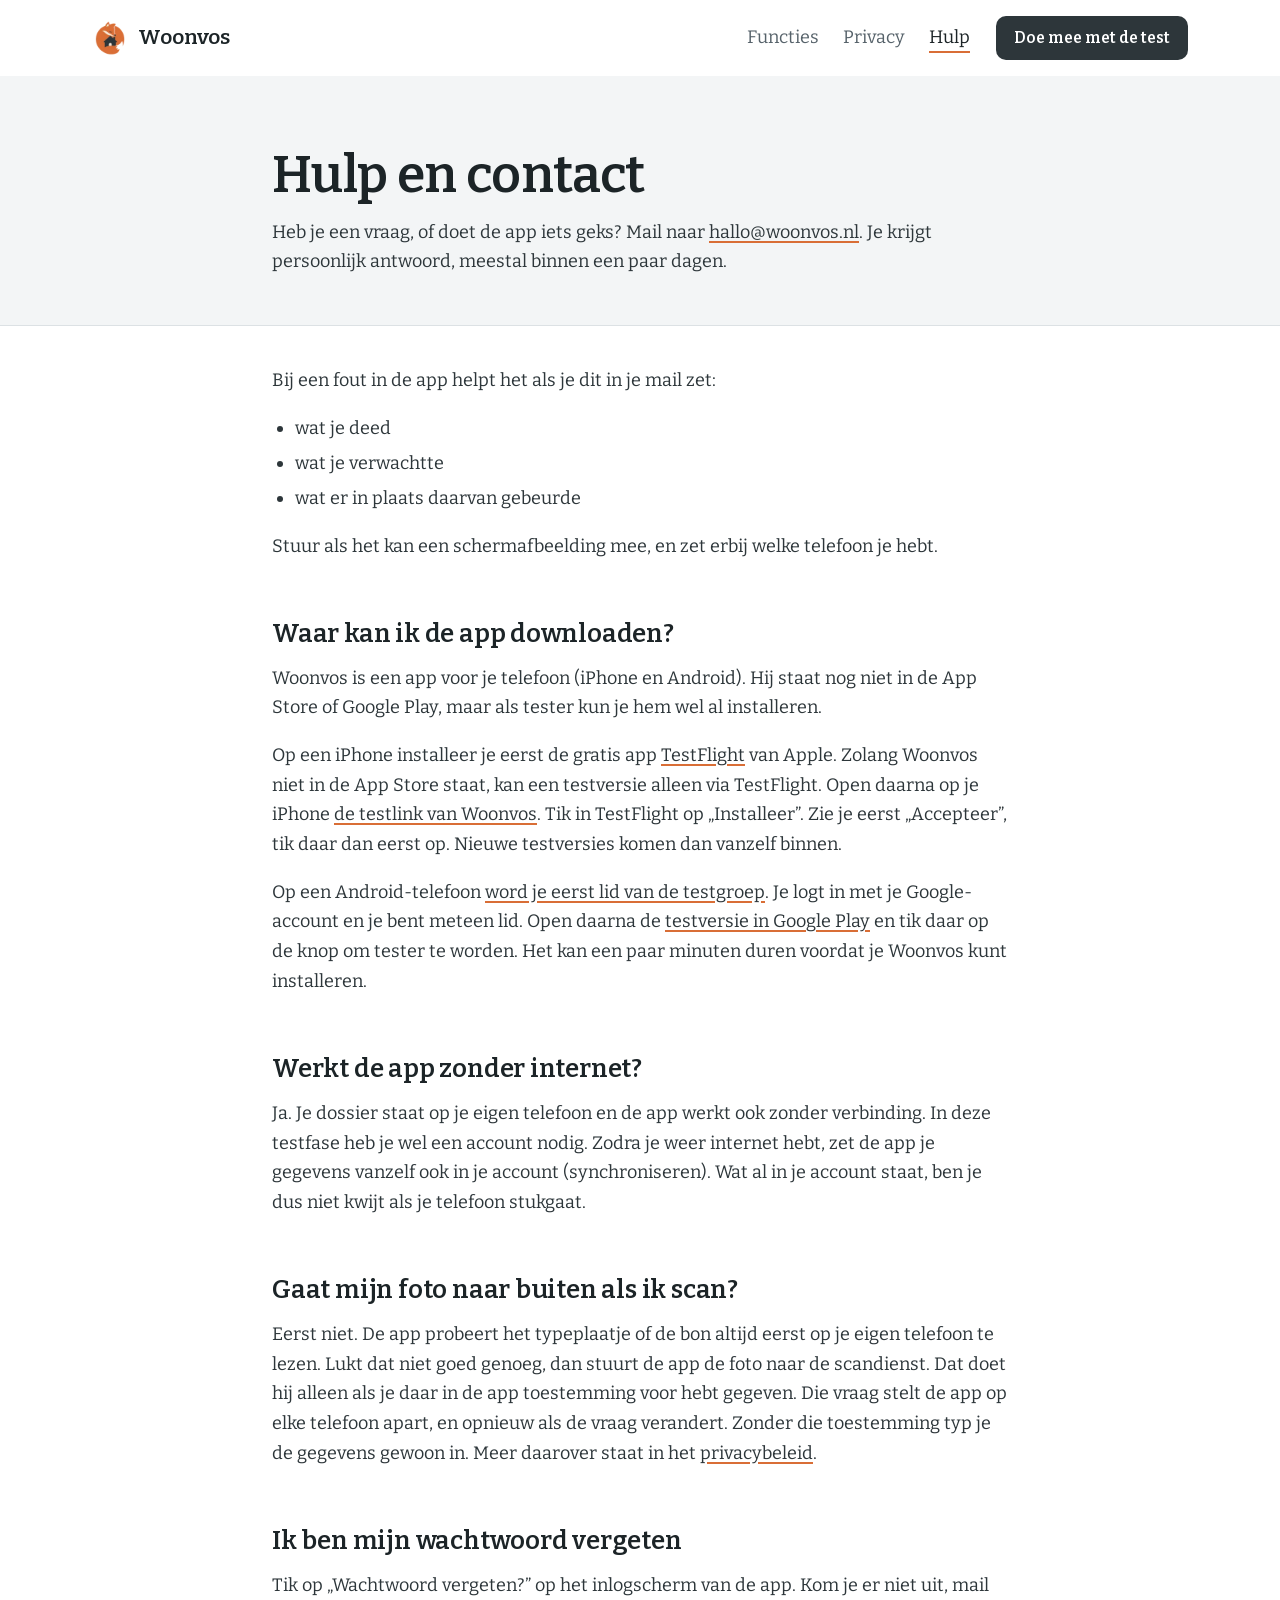
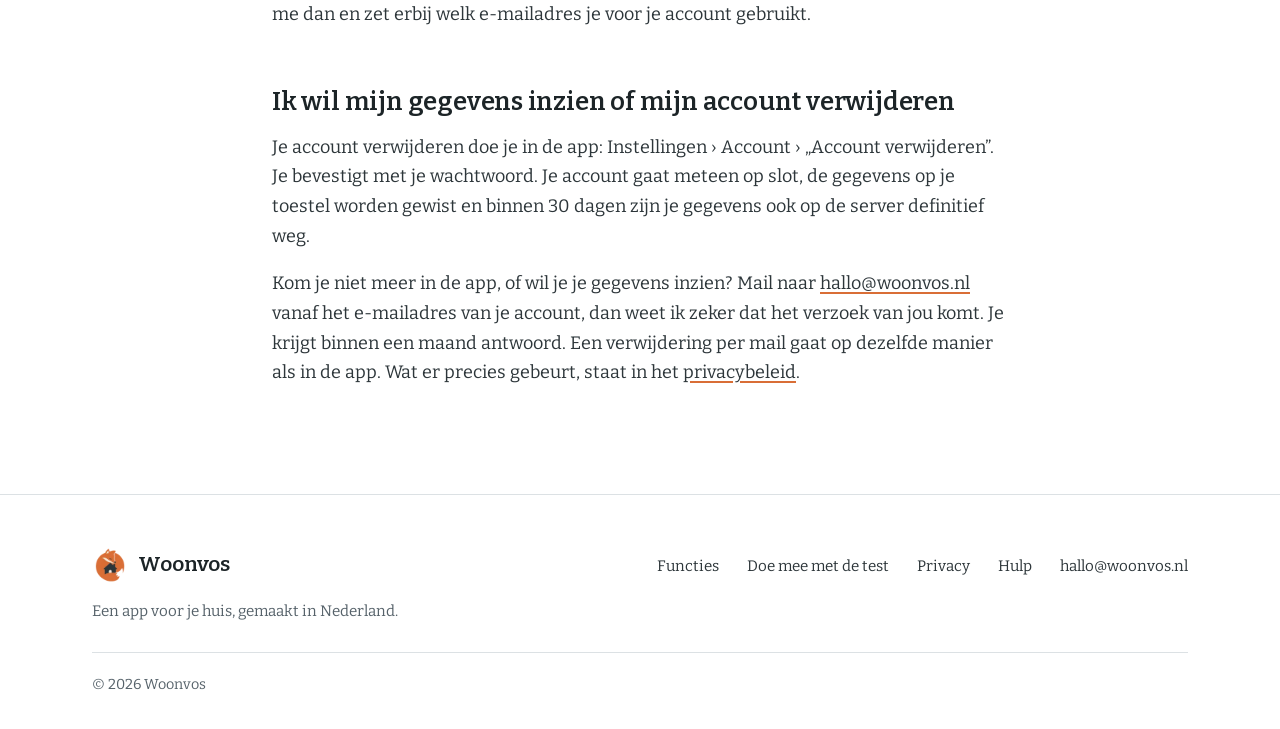
<file: support.html>
<!doctype html>
<html lang="nl">
<head>
  <meta charset="utf-8">
  <meta name="viewport" content="width=device-width, initial-scale=1">
  <meta name="color-scheme" content="light dark">
  <meta name="theme-color" media="(prefers-color-scheme: light)" content="#FFFFFF">
  <meta name="theme-color" media="(prefers-color-scheme: dark)" content="#14191C">
  <title>Hulp en contact bij Woonvos</title>
  <meta name="description" content="Meetesten, een fout melden, wachtwoord vergeten of je gegevens inzien: zo krijg je hulp bij Woonvos.">
  <link rel="canonical" href="https://woonvos.nl/support.html">
  <link rel="icon" type="image/png" sizes="32x32" href="/assets/favicon-32.png">
  <link rel="apple-touch-icon" sizes="180x180" href="/assets/apple-touch-icon.png">
  <link rel="preload" href="/assets/bitter-400.woff2" as="font" type="font/woff2" crossorigin>
  <link rel="preload" href="/assets/bitter-600.woff2" as="font" type="font/woff2" crossorigin>
  <link rel="stylesheet" href="/style.css">
</head>
<body>

<a class="skip" href="#inhoud">Naar de inhoud</a>

<header class="kop">
  <div class="wrap">
    <a class="merk" href="/"><img src="/assets/zashi-mark-96.webp" alt="" width="36" height="36">Woonvos</a>
    <nav aria-label="Hoofdnavigatie">
      <ul>
        <li class="breed"><a href="/#functies">Functies</a></li>
        <li><a href="/privacy.html">Privacy</a></li>
        <li><a href="/support.html" aria-current="page">Hulp</a></li>
      </ul>
    </nav>
    <a class="knop knop-klein" href="/#meedoen">Doe mee met de test</a>
  </div>
</header>

<main id="inhoud">

<div class="doc-kop">
  <div class="wrap">
  <h1>Hulp en contact</h1>
  <p>Heb je een vraag, of doet de app iets geks? Mail naar
  <a href="mailto:hallo@woonvos.nl?subject=Vraag%20over%20Woonvos">hallo@woonvos.nl</a>.
  Je krijgt persoonlijk antwoord, meestal binnen een paar dagen.</p>
  </div>
</div>

<div class="doc">
  <div class="wrap">

  <p>Bij een fout in de app helpt het als je dit in je mail zet:</p>
  <ul class="melding">
    <li>wat je deed</li>
    <li>wat je verwachtte</li>
    <li>wat er in plaats daarvan gebeurde</li>
  </ul>
  <p>Stuur als het kan een schermafbeelding mee, en zet erbij welke telefoon
  je hebt.</p>

  <h2 id="meetesten">Waar kan ik de app downloaden?</h2>
  <p>Woonvos is een app voor je telefoon (iPhone en Android). Hij staat nog
  niet in de App Store of Google Play, maar als tester kun je hem wel al
  installeren.</p>
  <p>Op een iPhone installeer je eerst de gratis app
  <a href="https://apps.apple.com/nl/app/testflight/id899247664">TestFlight</a> van Apple. Zolang Woonvos niet in
  de App Store staat, kan een testversie alleen via <span class="naam">TestFlight</span>. Open daarna op
  je iPhone <a href="https://testflight.apple.com/join/JsbAmsAV">de testlink van Woonvos</a>. Tik in TestFlight op „Installeer”. Zie je eerst „Accepteer”, tik daar dan eerst op. Nieuwe testversies komen dan vanzelf
  binnen.</p>
  <p>Op een Android-telefoon
  <a href="https://groups.google.com/a/woonvos.nl/g/testers">word je eerst lid van de testgroep</a>.
  Je logt in met je Google-account en je bent meteen lid. Open daarna de
  <a href="https://play.google.com/apps/testing/nl.woonvos.woonvos">testversie in Google Play</a> en tik daar op de knop
  om tester te worden. Het kan een paar minuten duren voordat je Woonvos kunt installeren.</p>

  <h2 id="offline">Werkt de app zonder internet?</h2>
  <p>Ja. Je dossier staat op je eigen telefoon en de app werkt ook zonder
  verbinding. In deze testfase heb je wel een account nodig. Zodra je weer
  internet hebt, zet de app je gegevens vanzelf ook in je account
  (synchroniseren). Wat al in je account staat, ben je dus niet kwijt als je
  telefoon stukgaat.</p>

  <h2 id="scan">Gaat mijn foto naar buiten als ik scan?</h2>
  <p>Eerst niet. De app probeert het typeplaatje of de bon altijd eerst op je
  eigen telefoon te lezen. Lukt dat niet goed genoeg, dan stuurt de app de
  foto naar de scandienst. Dat doet hij alleen als je daar in de app
  toestemming voor hebt gegeven. Die vraag stelt de app op elke telefoon
  apart, en opnieuw als de vraag verandert. Zonder die toestemming typ je de
  gegevens gewoon in. Meer daarover staat in het
  <a href="/privacy.html#uitgangspunt">privacybeleid</a>.</p>

  <h2 id="wachtwoord">Ik ben mijn wachtwoord vergeten</h2>
  <p>Tik op „Wachtwoord vergeten?” op het inlogscherm van de app. Kom je er
  niet uit, mail me dan en zet erbij welk e-mailadres je voor je account
  gebruikt.</p>

  <h2 id="privacyverzoek">Ik wil mijn gegevens inzien of mijn account verwijderen</h2>
  <p>Je account verwijderen doe je in de app: Instellingen › Account ›
  „Account verwijderen”. Je bevestigt met je wachtwoord. Je account gaat
  meteen op slot, de gegevens op je toestel worden gewist en binnen 30 dagen
  zijn je gegevens ook op de server definitief weg.</p>
  <p>Kom je niet meer in de app, of wil je je gegevens inzien? Mail naar
  <a href="mailto:hallo@woonvos.nl?subject=Verzoek%3A%20mijn%20gegevens">hallo@woonvos.nl</a>
  vanaf het e-mailadres van je account, dan weet ik zeker dat het verzoek van
  jou komt. Je krijgt binnen een maand antwoord. Een verwijdering per mail
  gaat op dezelfde manier als in de app. Wat er precies gebeurt, staat in het
  <a href="/privacy.html#bewaren">privacybeleid</a>.</p>

  </div>
</div>

</main>

<footer class="voet">
  <div class="wrap">
    <div class="rij-voet">
      <div>
        <a class="merk" href="/"><img src="/assets/zashi-mark-96.webp" alt="" width="36" height="36">Woonvos</a>
        <p class="slogan">Een app voor je huis, gemaakt in Nederland.</p>
      </div>
      <nav aria-label="Voettekst">
        <ul>
          <li><a href="/#functies">Functies</a></li>
          <li><a href="/#meedoen">Doe mee met de test</a></li>
          <li><a href="/privacy.html">Privacy</a></li>
          <li><a href="/support.html">Hulp</a></li>
          <li><a href="mailto:hallo@woonvos.nl">hallo@woonvos.nl</a></li>
        </ul>
      </nav>
    </div>
    <p class="klein">© 2026 Woonvos</p>
  </div>
</footer>

</body>
</html>
</file>
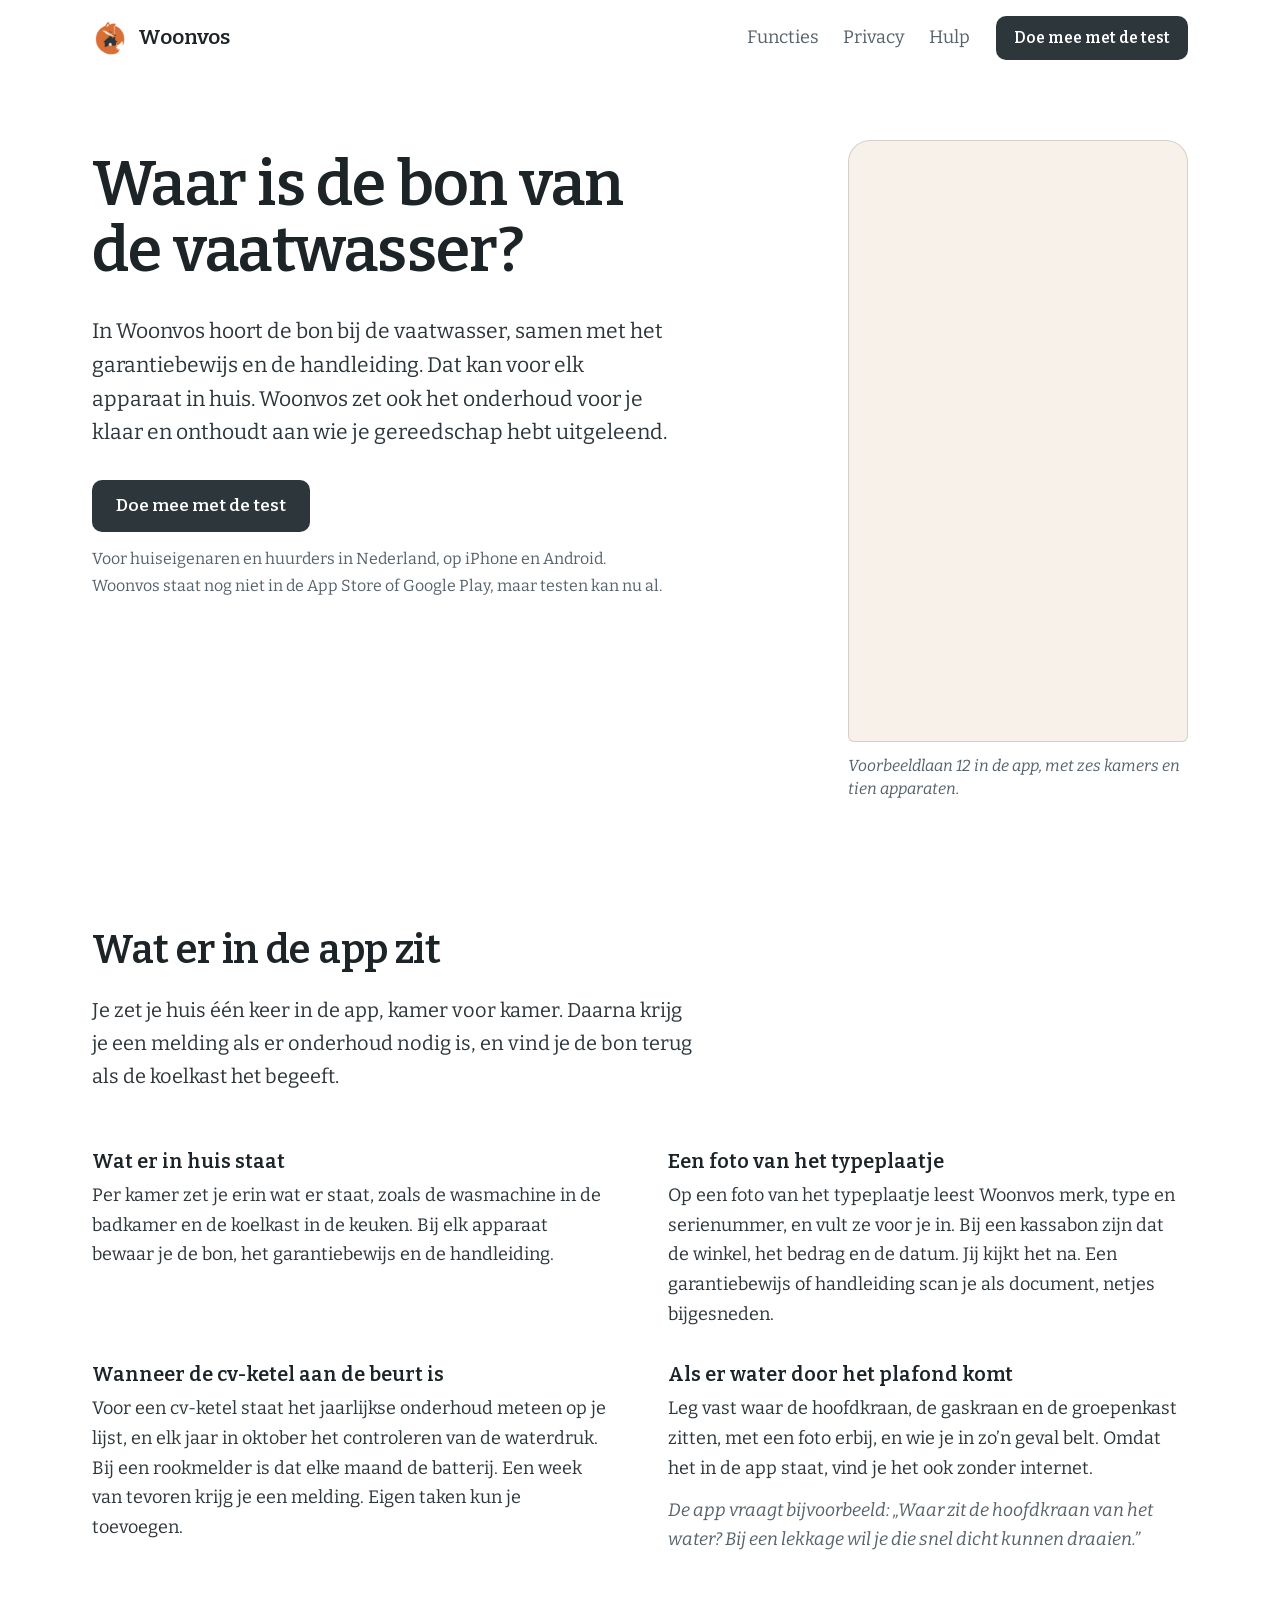
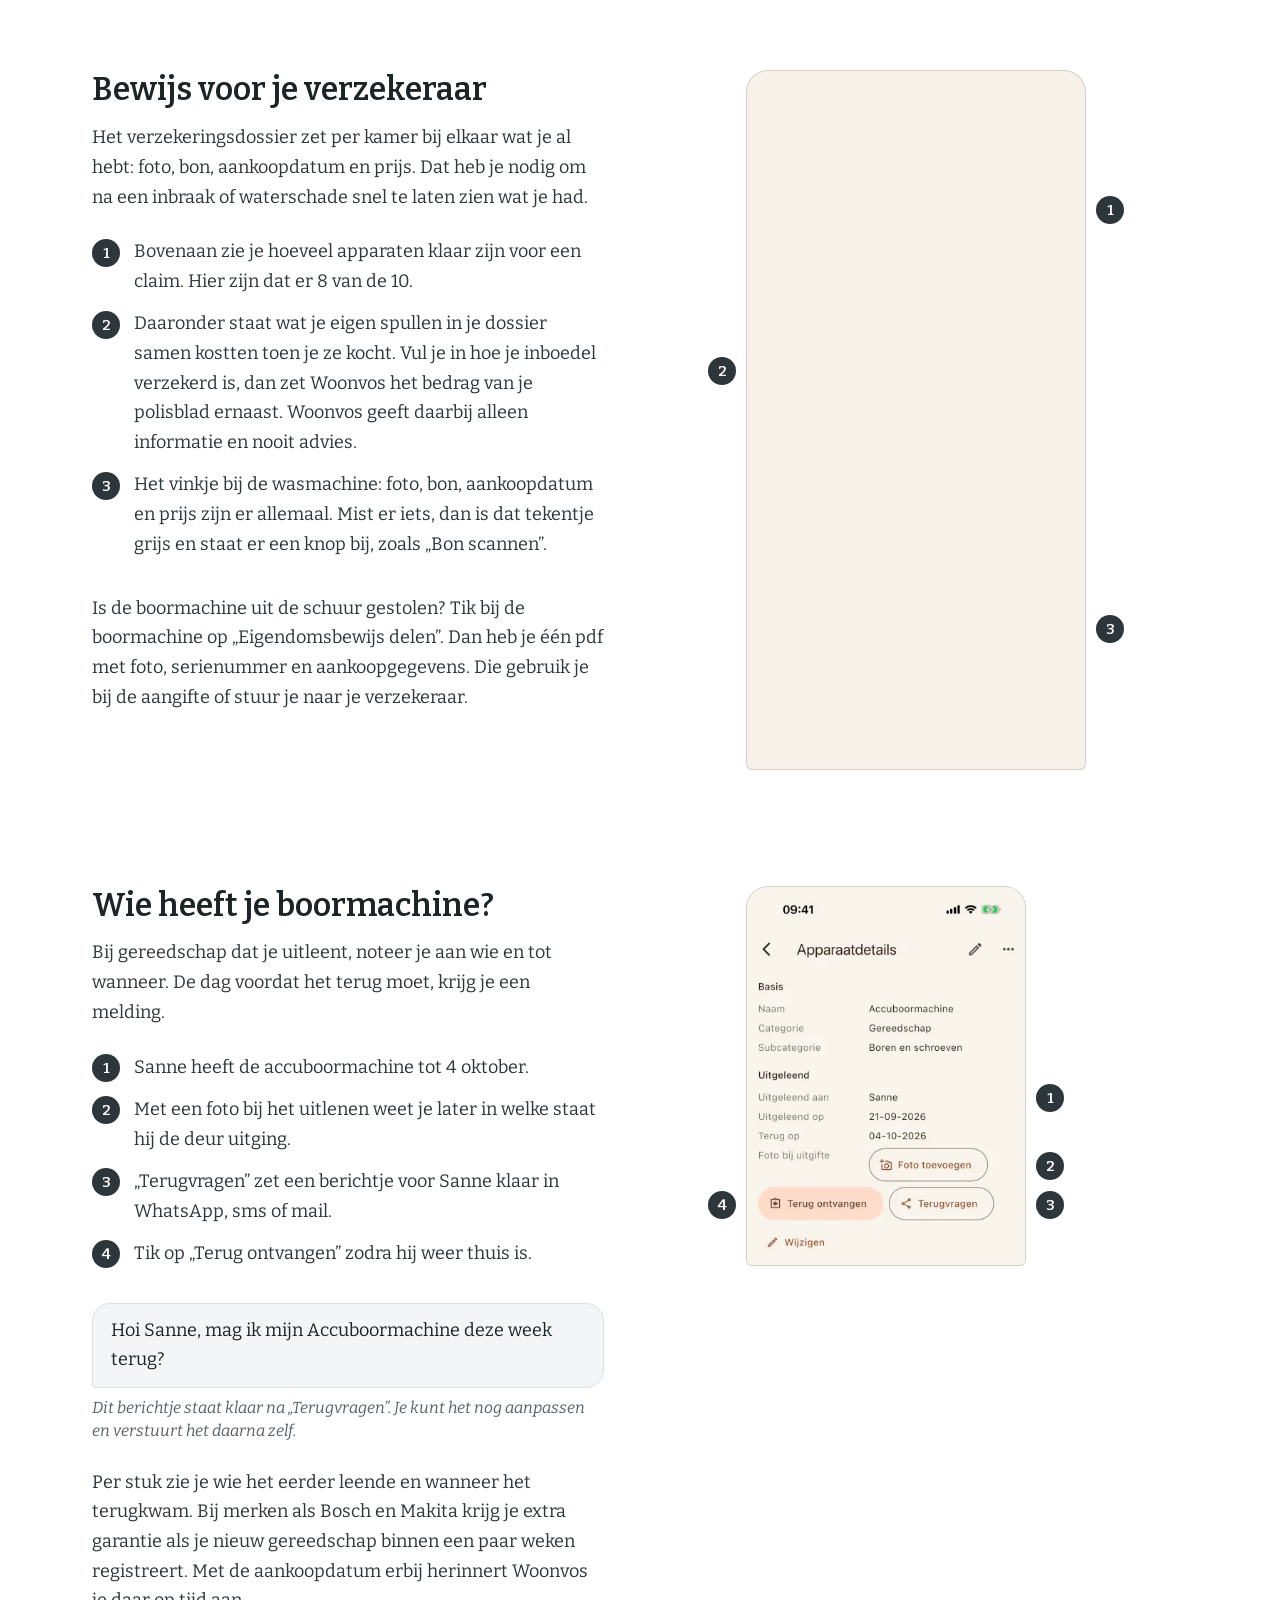
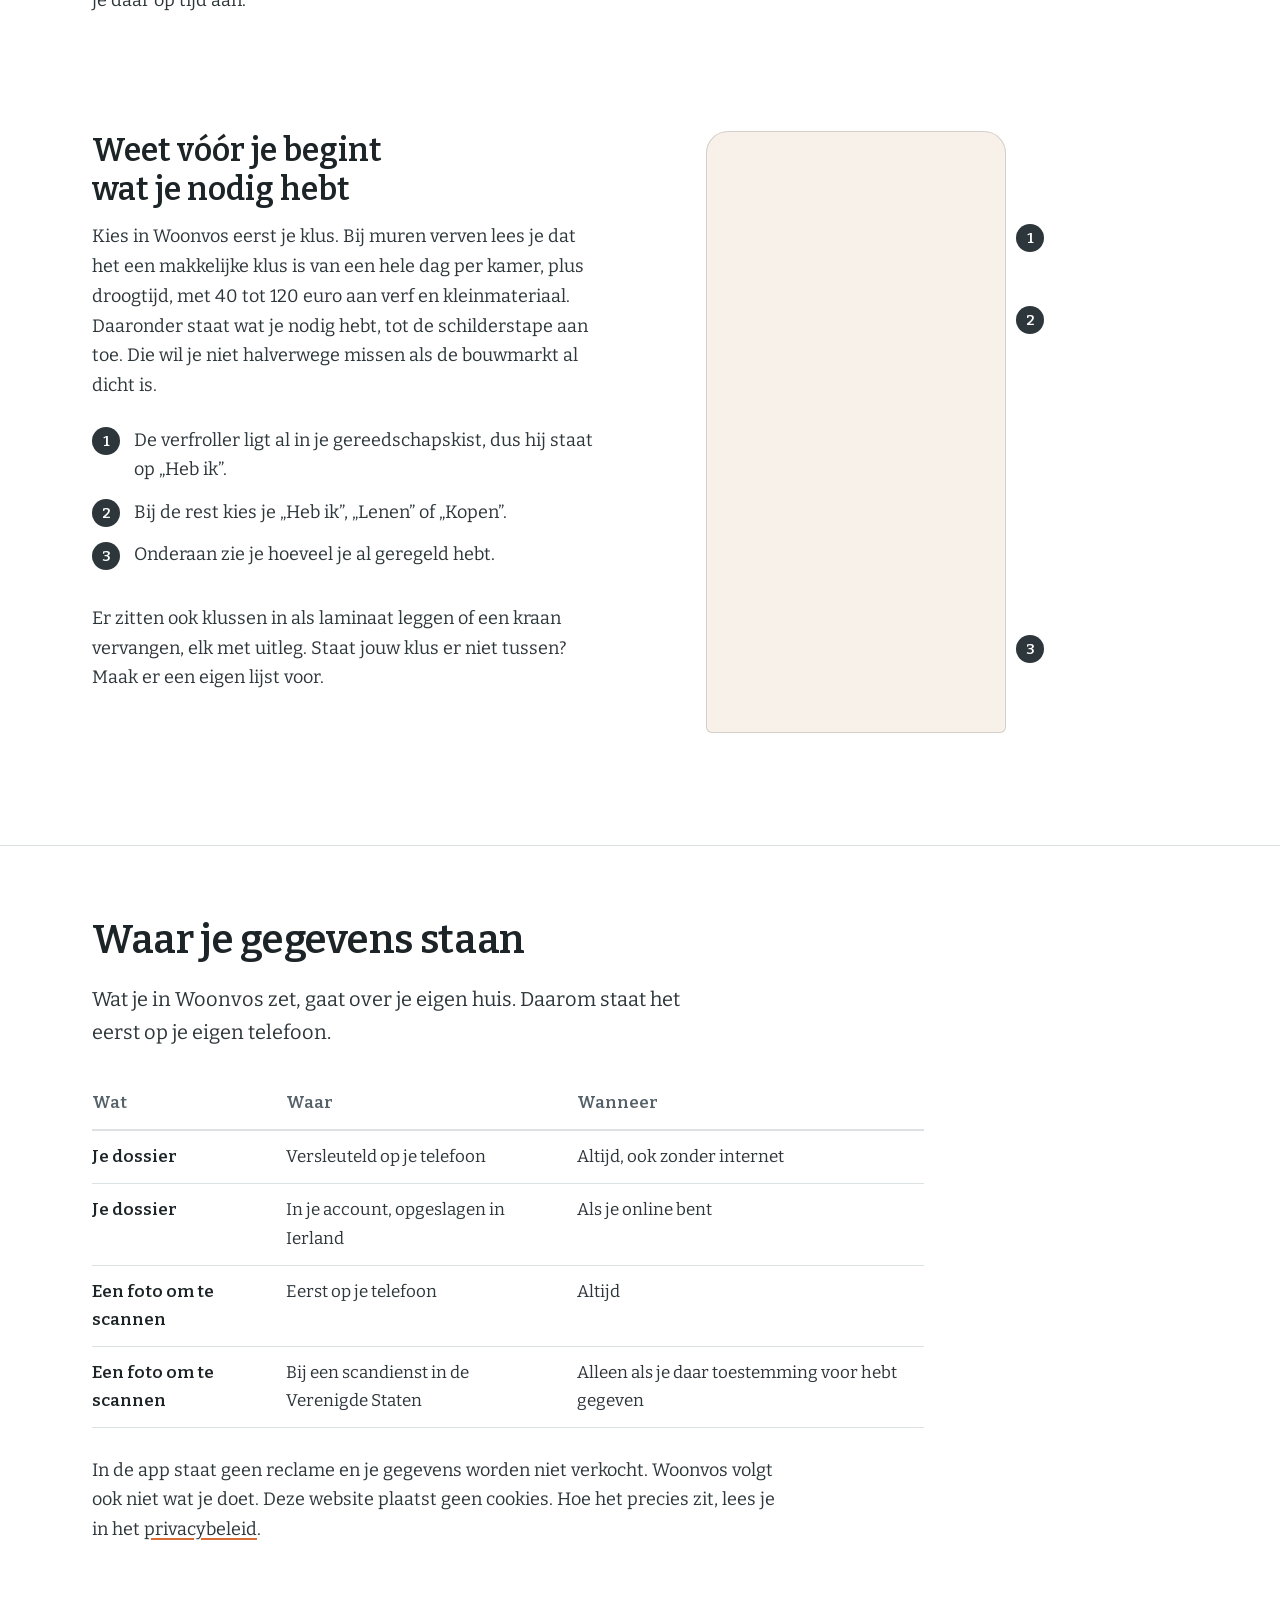
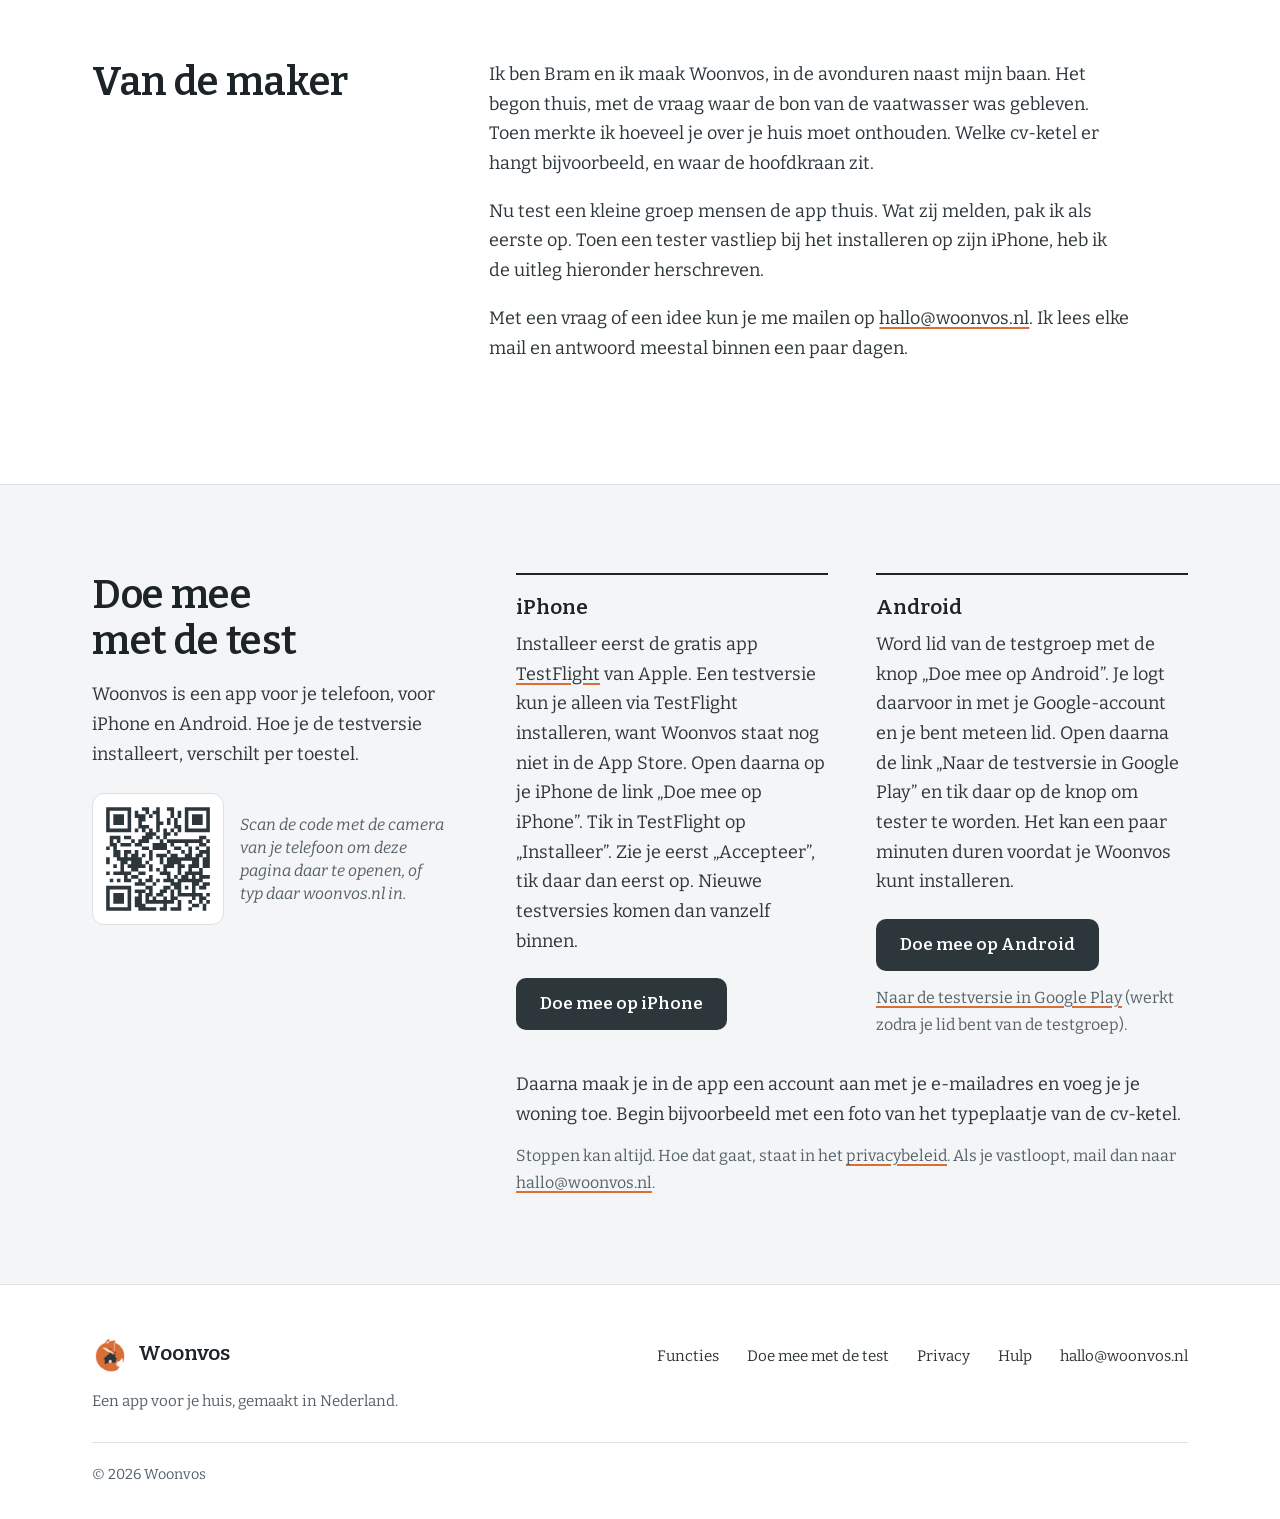
<file: variant-b.html>
<!doctype html>
<html lang="nl">
<head>
  <meta charset="utf-8">
  <meta name="viewport" content="width=device-width, initial-scale=1">
  <meta name="color-scheme" content="light dark">
  <title>Woonvos</title>
  <meta name="robots" content="noindex">
  <link rel="canonical" href="https://woonvos.nl/">
  <meta http-equiv="refresh" content="0; url=/#over">
  <link rel="icon" type="image/png" sizes="32x32" href="/assets/favicon-32.png">
  <link rel="stylesheet" href="/style.css">
</head>
<body>
<main id="inhoud" class="leeg">
  <div class="wrap">
    <p>Deze pagina is verhuisd naar de <a href="/#over">voorpagina van Woonvos</a>.</p>
  </div>
</main>
</body>
</html>
</file>
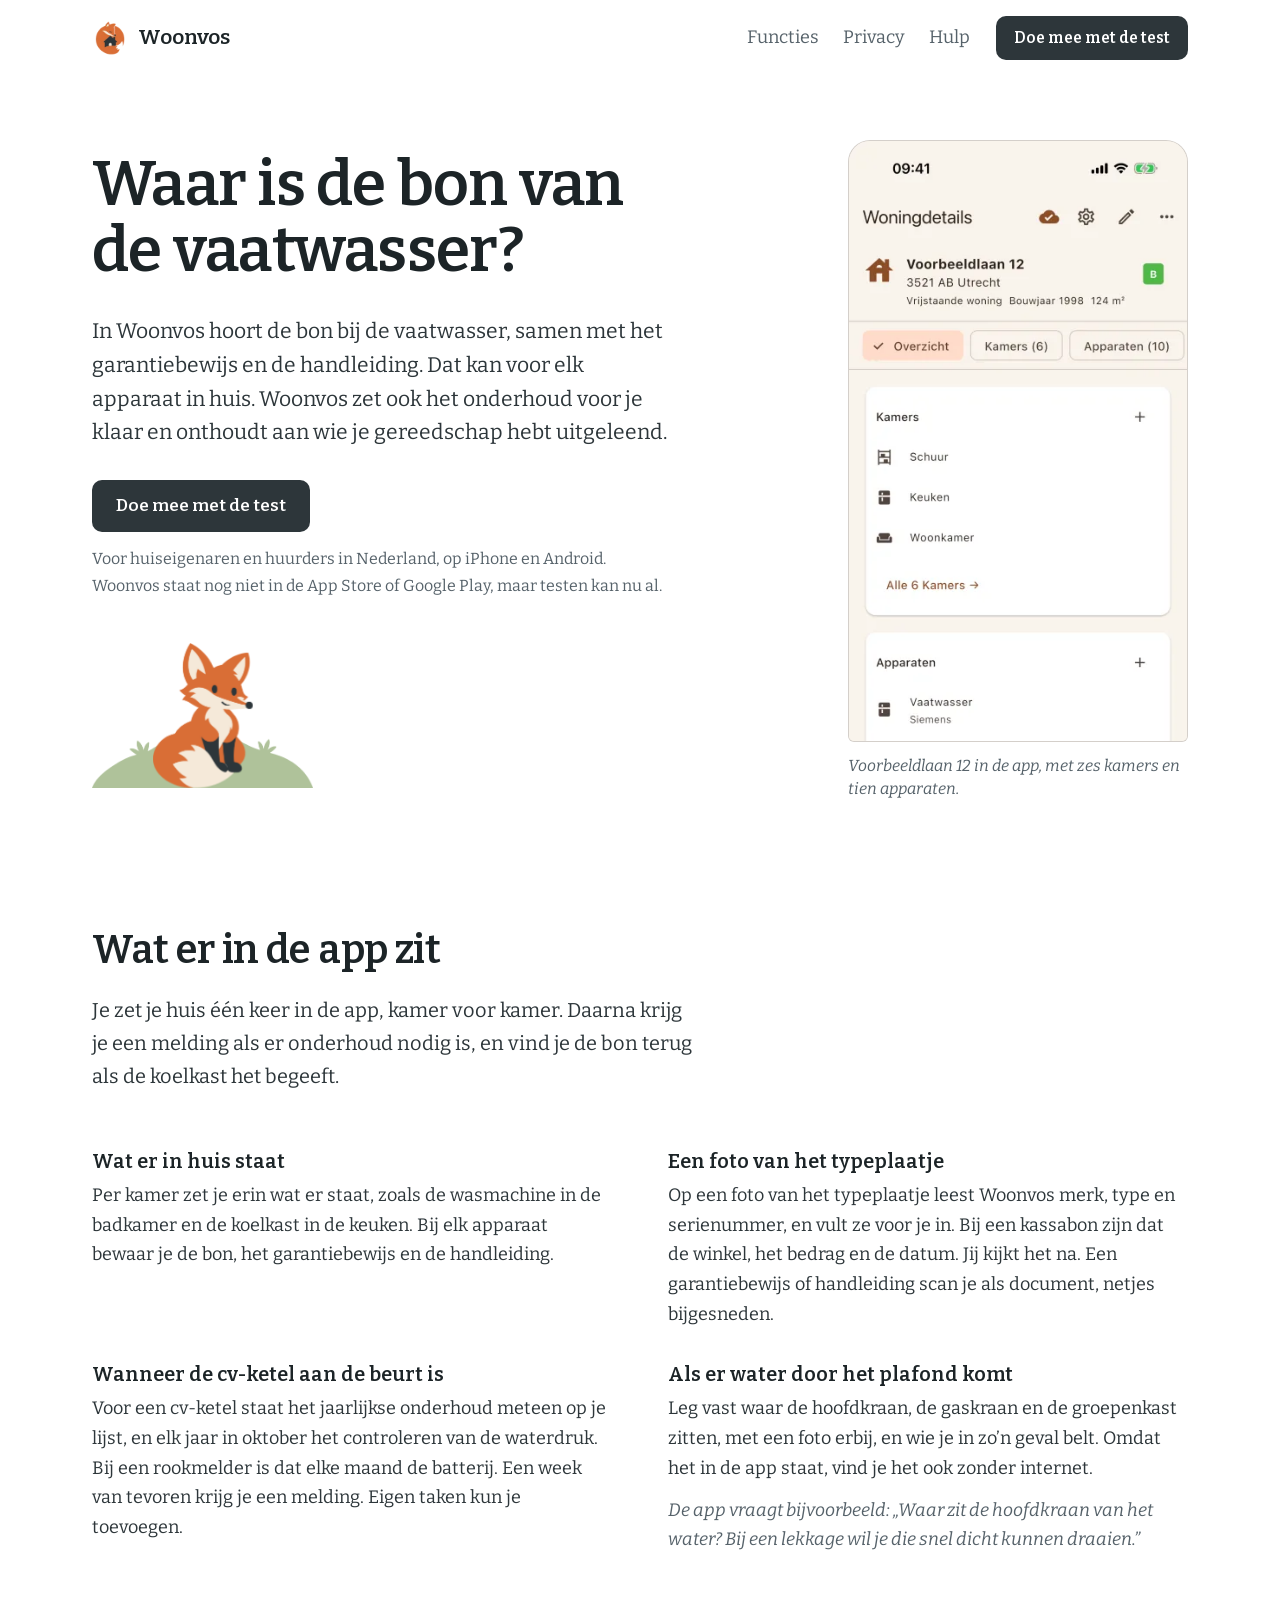
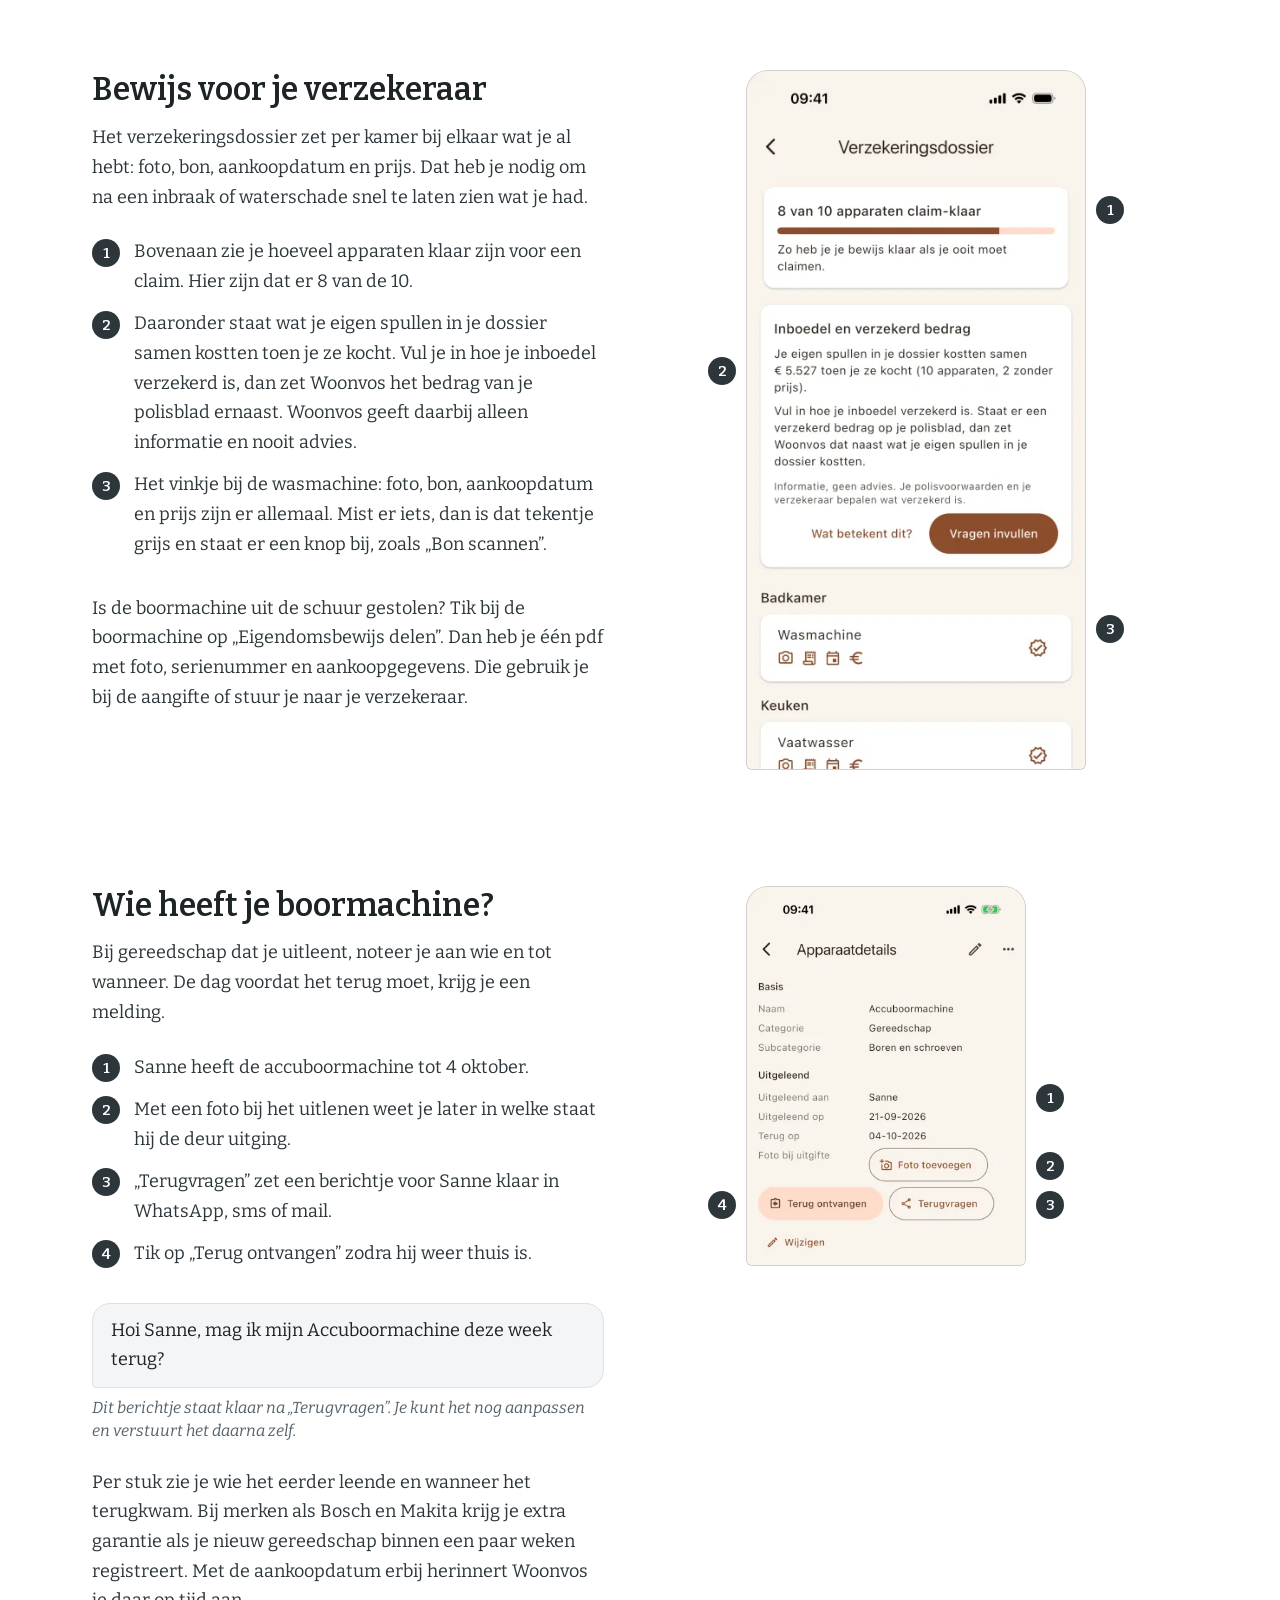
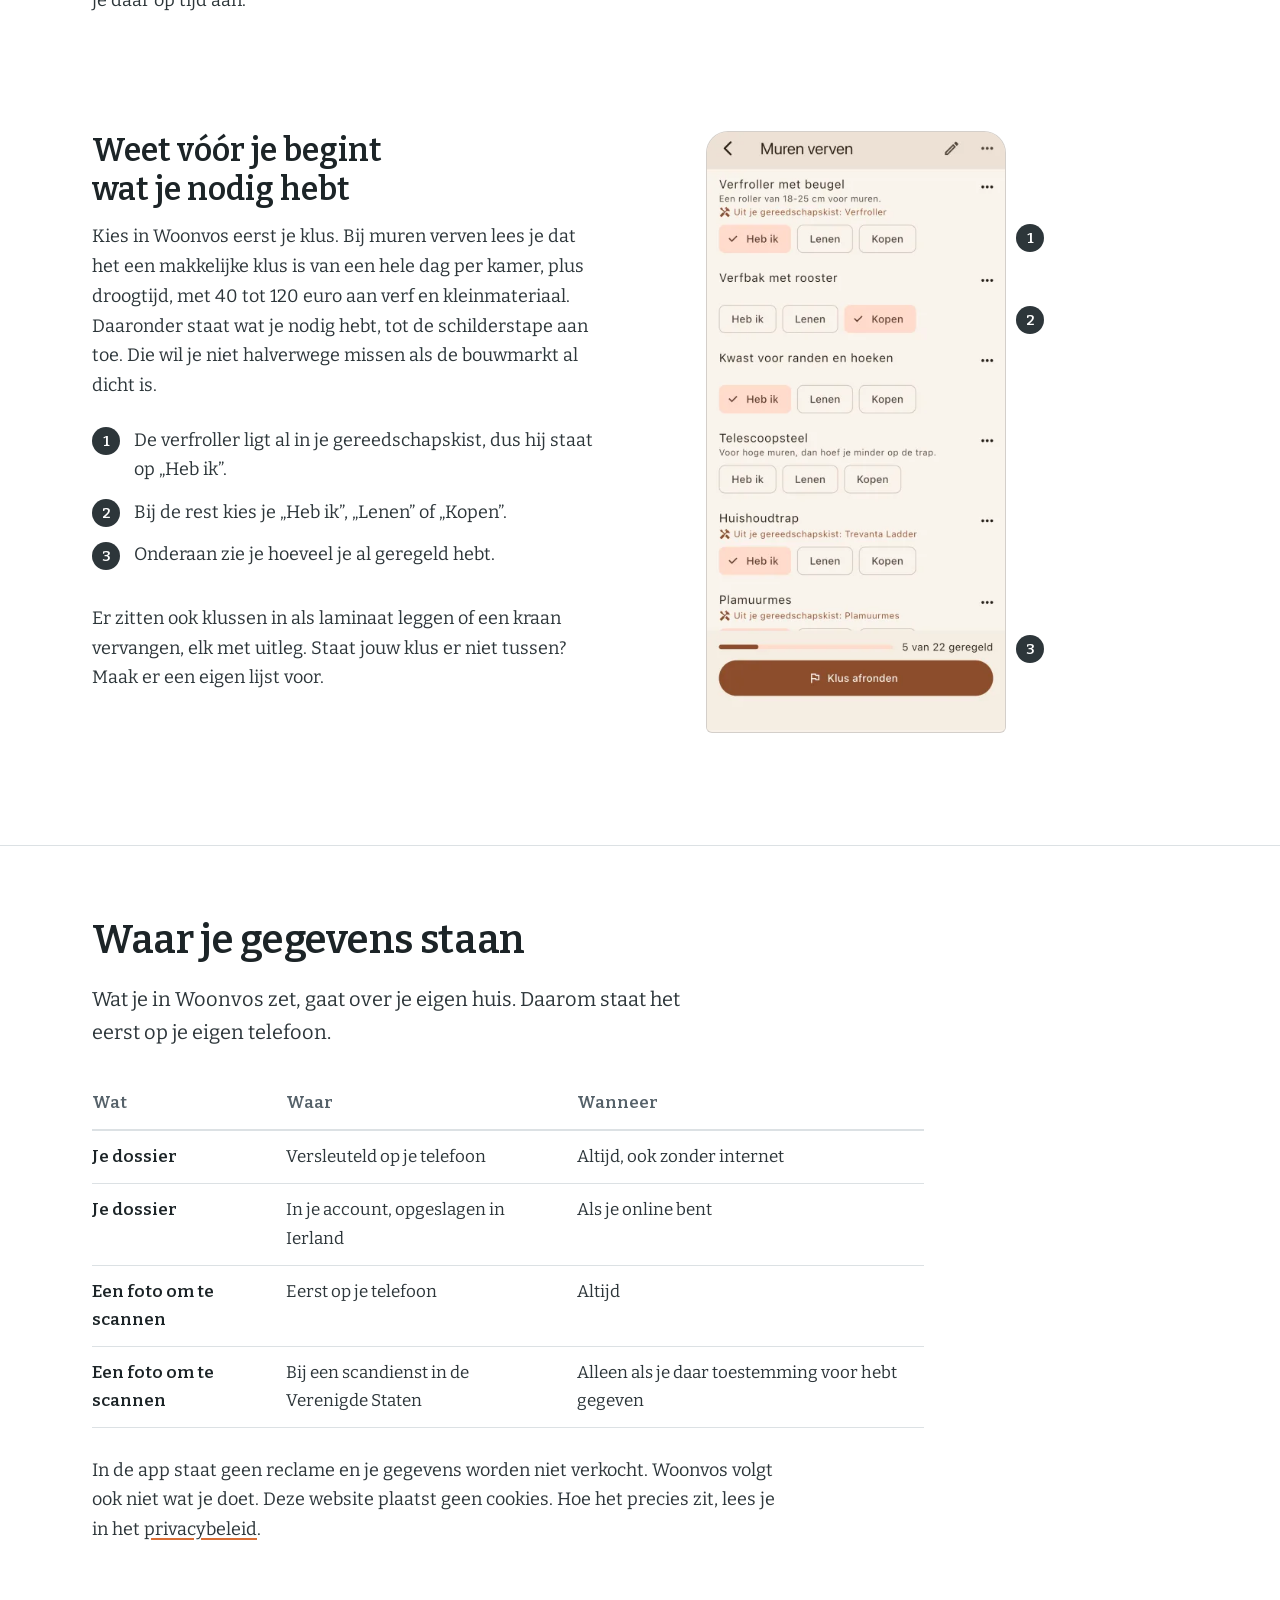
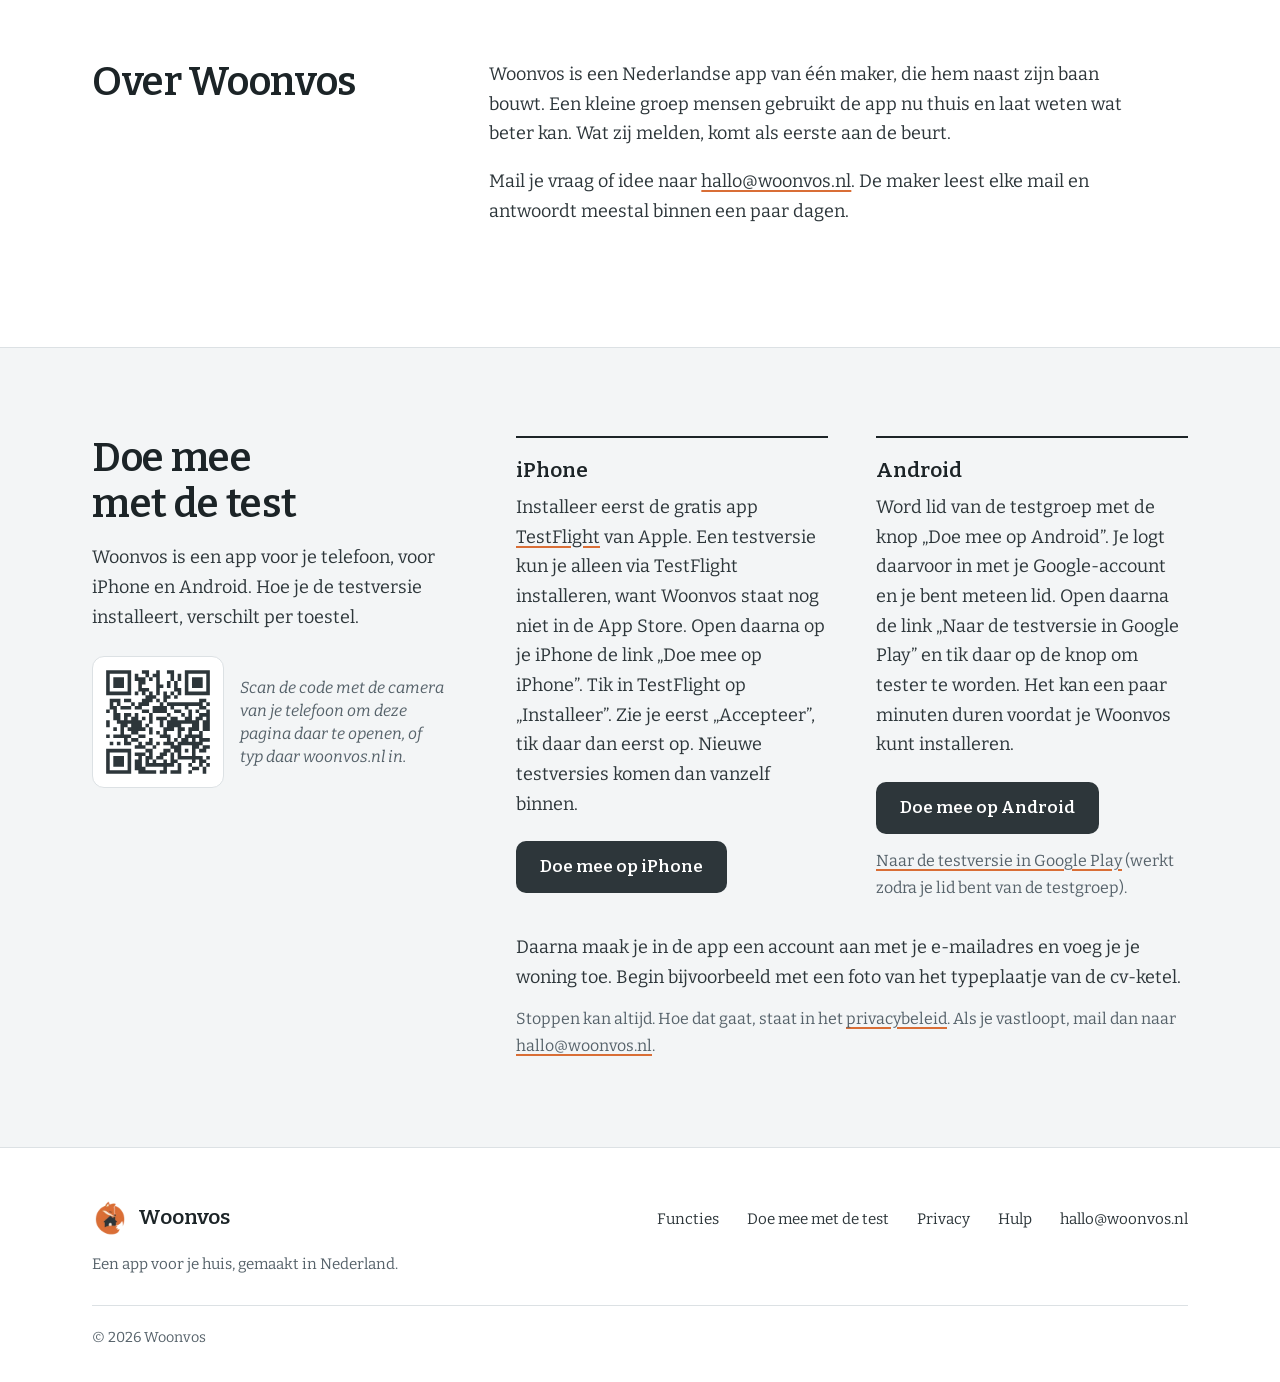
<file: zakelijk.html>
<!doctype html>
<html lang="nl">
<head>
  <meta charset="utf-8">
  <meta name="viewport" content="width=device-width, initial-scale=1">
  <meta name="color-scheme" content="light dark">
  <meta name="theme-color" media="(prefers-color-scheme: light)" content="#FFFFFF">
  <meta name="theme-color" media="(prefers-color-scheme: dark)" content="#14191C">
  <title>Woonvos: bon, garantie en onderhoud van je huis op je telefoon</title>
  <meta name="description" content="Woonvos is een app voor je telefoon. Je bewaart er de bon, de garantie en het onderhoud van je apparaten in, en je houdt bij aan wie je gereedschap hebt uitgeleend. Voor huiseigenaren en huurders in Nederland, nu in de testfase.">
  <!-- variant:begin robots -->
  <meta name="robots" content="noindex">
  <!-- variant:end robots -->
  <link rel="canonical" href="https://woonvos.nl/">
  <meta property="og:type" content="website">
  <meta property="og:site_name" content="Woonvos">
  <meta property="og:locale" content="nl_NL">
  <meta property="og:url" content="https://woonvos.nl/">
  <meta property="og:title" content="Woonvos: waar is de bon van de vaatwasser?">
  <meta property="og:description" content="Met Woonvos vind je de bon van de vaatwasser terug en krijg je een melding als de cv-ketel aan de beurt is.">
  <meta property="og:image" content="https://woonvos.nl/assets/og-woonvos.png">
  <meta property="og:image:width" content="1200">
  <meta property="og:image:height" content="630">
  <meta property="og:image:alt" content="Het logo van Woonvos met de vraag: waar is de bon van de vaatwasser? Daarnaast het woningoverzicht in de app.">
  <meta name="twitter:card" content="summary_large_image">
  <link rel="icon" type="image/png" sizes="32x32" href="/assets/favicon-32.png">
  <link rel="apple-touch-icon" sizes="180x180" href="/assets/apple-touch-icon.png">
  <link rel="preload" href="/assets/bitter-400.woff2" as="font" type="font/woff2" crossorigin>
  <link rel="preload" href="/assets/bitter-600.woff2" as="font" type="font/woff2" crossorigin>
  <link rel="stylesheet" href="/style.css">
</head>
<body>

<a class="skip" href="#inhoud">Naar de inhoud</a>

<header class="kop">
  <div class="wrap">
    <a class="merk" href="/"><img src="/assets/zashi-mark-96.webp" alt="" width="36" height="36">Woonvos</a>
    <nav aria-label="Hoofdnavigatie">
      <ul>
        <li class="breed"><a href="#functies">Functies</a></li>
        <li><a href="/privacy.html">Privacy</a></li>
        <li><a href="/support.html">Hulp</a></li>
      </ul>
    </nav>
    <a class="knop knop-klein" href="#meedoen">Doe mee met de test</a>
  </div>
</header>

<main id="inhoud">

  <section class="held" aria-labelledby="kop-held">
    <div class="wrap">
      <div class="held-tekst">
        <h1 id="kop-held">Waar is de bon van de <span class="kopwoord">vaat&shy;wasser?</span></h1>
        <p class="held-sub">In Woonvos hoort de bon bij de vaatwasser, samen met
        het garantiebewijs en de handleiding. Dat kan voor elk apparaat in
        huis. Woonvos zet ook het onderhoud voor je klaar en onthoudt aan wie je
        gereedschap hebt uitgeleend.</p>
        <div class="held-actie">
          <a class="knop" href="#meedoen">Doe mee met de test</a>
          <p class="held-noot">Voor huiseigenaren en huurders in <span class="naam">Nederland</span>, op
          iPhone en Android. Woonvos staat nog niet in de App Store of Google
          Play, maar testen kan nu al.</p>
        </div>
        <div class="zashi" aria-hidden="true">
          <picture class="zashi-heuvel">
            <source srcset="/assets/zashi/heuvel-nacht.webp" media="(prefers-color-scheme: dark)">
            <img src="/assets/zashi/heuvel.webp" alt="" width="1005" height="328" decoding="async">
          </picture>
          <div class="zashi-vos"><div class="zashi-lijf">
            <picture class="zashi-sprong">
              <img src="/assets/zashi/zashi-sprong.webp" alt="" width="902" height="484" decoding="async">
            </picture>
            <picture class="zashi-landing">
              <img src="/assets/zashi/zashi-landing.webp" alt="" width="892" height="527" decoding="async">
            </picture>
            <picture class="zashi-gaan-zitten">
              <img src="/assets/zashi/zashi-gaan-zitten.webp" alt="" width="611" height="595" decoding="async">
            </picture>
            <picture class="zashi-zit">
              <img src="/assets/zashi/zashi-zit.webp" alt="" width="453" height="658" decoding="async">
            </picture>
          </div></div>
        </div>
      </div>
      <figure class="held-beeld">
        <div class="scherm" style="aspect-ratio: 390 / 690">
          <img src="/assets/schermen/01-overzicht-780.webp"
               srcset="/assets/schermen/01-overzicht-390.webp 390w, /assets/schermen/01-overzicht-780.webp 780w"
               sizes="(max-width: 719px) 76vw, 340px"
               width="390" height="848" decoding="async" fetchpriority="high"
               alt="Het overzicht van een woning in Woonvos: adres, bouwjaar en energielabel bovenaan, daaronder de kamers en de eerste apparaten.">
        </div>
        <figcaption>Voorbeeldlaan 12 in de app, met zes kamers en tien
        apparaten.</figcaption>
      </figure>
    </div>
  </section>

  <section id="functies" class="functies" aria-labelledby="kop-functies">
    <div class="wrap">
      <div class="sectie-kop">
        <h2 id="kop-functies">Wat er in de app zit</h2>
        <p>Je zet je huis één keer in de app, kamer voor kamer. Daarna krijg je
        een melding als er onderhoud nodig is, en vind je de bon terug als de
        koelkast het begeeft.</p>
      </div>
      <ul class="kort">
        <li>
          <h3>Wat er in huis staat</h3>
          <p>Per kamer zet je erin wat er staat, zoals de wasmachine in de
          badkamer en de koelkast in de keuken. Bij elk apparaat bewaar je de
          bon, het garantiebewijs en de handleiding.</p>
        </li>
        <li>
          <h3>Een foto van het typeplaatje</h3>
          <p>Op een foto van het typeplaatje leest Woonvos merk, type en
          serienummer, en vult ze voor je in. Bij een kassabon zijn dat de winkel, het bedrag en
          de datum. Jij kijkt het na. Een
          garantiebewijs of handleiding scan je als document, netjes
          bijgesneden.</p>
        </li>
        <li>
          <h3>Wanneer de <span class="heel">cv-ketel</span> aan de beurt is</h3>
          <p>Voor een <span class="heel">cv-ketel</span> staat het jaarlijkse onderhoud meteen op je
          lijst, en elk jaar in oktober het controleren van de waterdruk. Bij
          een rookmelder is dat elke maand de batterij. Een week van tevoren
          krijg je een melding. Eigen taken kun je toevoegen.</p>
        </li>
        <li>
          <h3>Als er water door het plafond komt</h3>
          <p>Leg vast waar de hoofdkraan, de gaskraan en de groepenkast zitten,
          met een foto erbij, en wie je in zo’n geval belt. Omdat het in de app
          staat, vind je het ook zonder internet.</p>
          <p class="citaat">De app vraagt bijvoorbeeld: <q>Waar zit de
          hoofdkraan van het water? Bij een lekkage wil je die snel dicht kunnen
          draaien.</q></p>
        </li>
      </ul>
    </div>

    <article class="uitleg uitleg-groot" aria-labelledby="kop-bewijs">
      <div class="wrap">
        <div class="uitleg-kop">
          <h3 id="kop-bewijs">Bewijs voor je verzekeraar</h3>
          <p>Het verzekeringsdossier zet per kamer bij elkaar wat je al hebt:
          foto, bon, aankoopdatum en prijs. Dat heb je nodig om na een inbraak
          of waterschade snel te laten zien wat je had.</p>
        </div>
        <figure class="uitleg-beeld">
          <div class="aangewezen">
            <div class="scherm" style="aspect-ratio: 390 / 803">
              <img src="/assets/schermen/06-verzekeringsdossier-780.webp"
                   srcset="/assets/schermen/06-verzekeringsdossier-390.webp 390w, /assets/schermen/06-verzekeringsdossier-780.webp 780w"
                   sizes="(max-width: 819px) 80vw, 340px"
                   width="390" height="848" loading="lazy" decoding="async"
                   alt="Het verzekeringsdossier in Woonvos. Bovenaan: 8 van 10 apparaten claim-klaar. Daaronder de kaart Inboedel en verzekerd bedrag, met wat je eigen spullen samen kostten en de knop Vragen invullen. Per kamer de apparaten met vier tekentjes voor foto, bon, aankoopdatum en prijs. De wasmachine en de vaatwasser hebben een vinkje.">
            </div>
            <span class="pin rechts" style="top: 20%" aria-hidden="true">1</span>
            <span class="pin links" style="top: 43%" aria-hidden="true">2</span>
            <span class="pin rechts" style="top: 79.8%" aria-hidden="true">3</span>
          </div>
        </figure>
        <ol class="aanwijzingen">
          <li>Bovenaan zie je hoeveel apparaten klaar zijn voor een claim. Hier
          zijn dat er 8 van de 10.</li>
          <li>Daaronder staat wat je eigen spullen in je dossier samen kostten
          toen je ze kocht. Vul je in hoe je inboedel verzekerd is, dan zet
          Woonvos het bedrag van je polisblad ernaast. Woonvos geeft daarbij
          alleen informatie en nooit advies.</li>
          <li>Het vinkje bij de wasmachine: foto, bon, aankoopdatum en prijs
          zijn er allemaal. Mist er iets, dan is dat tekentje grijs en staat
          er een knop bij, zoals „Bon scannen”.</li>
        </ol>
        <div class="uitleg-rest">
          <p>Is de boormachine uit de schuur gestolen? Tik bij de boormachine
          op „Eigendomsbewijs delen”. Dan heb je één pdf met foto, serienummer
          en aankoopgegevens. Die gebruik je bij de aangifte of stuur je naar
          je verzekeraar.</p>
        </div>
      </div>
    </article>

    <article class="uitleg uitleg-klein" aria-labelledby="kop-uitlenen">
      <div class="wrap">
        <div class="uitleg-kop">
          <h3 id="kop-uitlenen">Wie heeft je boormachine?</h3>
          <p>Bij gereedschap dat je uitleent, noteer je aan wie en tot wanneer.
          De dag voordat het terug moet, krijg je een melding.</p>
        </div>
        <figure class="uitleg-beeld">
          <div class="aangewezen">
            <div class="scherm" style="aspect-ratio: 390 / 530">
              <img src="/assets/schermen/04-uitgeleend-780.webp"
                   srcset="/assets/schermen/04-uitgeleend-390.webp 390w, /assets/schermen/04-uitgeleend-780.webp 780w"
                   sizes="(max-width: 819px) 72vw, 280px"
                   width="390" height="848" loading="lazy" decoding="async"
                   alt="De accuboormachine in Woonvos, uitgeleend aan Sanne op 21 september, terug op 4 oktober. Bij Foto bij uitgifte de knop Foto toevoegen, daaronder de knoppen Terug ontvangen en Terugvragen.">
            </div>
            <span class="pin rechts" style="top: 55.7%" aria-hidden="true">1</span>
            <span class="pin rechts" style="top: 73.6%" aria-hidden="true">2</span>
            <span class="pin rechts" style="top: 83.9%" aria-hidden="true">3</span>
            <span class="pin links" style="top: 83.9%" aria-hidden="true">4</span>
          </div>
        </figure>
        <ol class="aanwijzingen">
          <li>Sanne heeft de accuboormachine tot 4 oktober.</li>
          <li>Met een foto bij het uitlenen weet je later in welke staat hij de
          deur uitging.</li>
          <li>„Terugvragen” zet een berichtje voor Sanne klaar in WhatsApp, sms
          of mail.</li>
          <li>Tik op „Terug ontvangen” zodra hij weer thuis is.</li>
        </ol>
        <div class="uitleg-rest">
          <figure class="bericht">
            <p>Hoi Sanne, mag ik mijn Accuboormachine deze week terug?</p>
            <figcaption>Dit berichtje staat klaar na „Terugvragen”. Je kunt het
            nog aanpassen en verstuurt het daarna zelf.</figcaption>
          </figure>
          <p>Per stuk zie je wie het eerder leende en wanneer het terugkwam. Bij
          merken als Bosch en Makita krijg je extra garantie als je nieuw
          gereedschap binnen een paar weken registreert. Met de aankoopdatum
          erbij herinnert Woonvos je daar op tijd aan.</p>
        </div>
      </div>
    </article>

    <article class="uitleg uitleg-middel" aria-labelledby="kop-klussen">
      <div class="wrap">
        <div class="uitleg-kop">
          <h3 id="kop-klussen">Weet vóór je begint wat je nodig hebt</h3>
          <p>Kies in Woonvos eerst je klus. Bij muren verven lees je dat het
          een makkelijke klus is van een hele dag per kamer, plus droogtijd, met
          40 tot 120 euro aan verf en kleinmateriaal. Daaronder staat wat je
          nodig hebt, tot de schilderstape aan toe. Die wil je niet halverwege
          missen als de bouwmarkt al dicht is.</p>
        </div>
        <figure class="uitleg-beeld">
          <div class="aangewezen">
            <div class="scherm" style="aspect-ratio: 390 / 782">
              <img src="/assets/schermen/05-klus-lijst-780.webp"
                   srcset="/assets/schermen/05-klus-lijst-390.webp 390w, /assets/schermen/05-klus-lijst-780.webp 780w"
                   sizes="(max-width: 819px) 76vw, 300px"
                   width="390" height="782" loading="lazy" decoding="async"
                   alt="De klus Muren verven in Woonvos. Bij elk stuk gereedschap kies je Heb ik, Lenen of Kopen. De verfroller met beugel staat op Heb ik, met de regel Uit je gereedschapskist: Verfroller. Onderaan: 5 van 22 geregeld, en de knop Klus afronden.">
            </div>
            <span class="pin rechts" style="top: 17.8%" aria-hidden="true">1</span>
            <span class="pin rechts" style="top: 31.3%" aria-hidden="true">2</span>
            <span class="pin rechts" style="top: 86.1%" aria-hidden="true">3</span>
          </div>
        </figure>
        <ol class="aanwijzingen">
          <li>De verfroller ligt al in je gereedschapskist, dus hij staat op
          „Heb ik”.</li>
          <li>Bij de rest kies je „Heb ik”, „Lenen” of „Kopen”.</li>
          <li>Onderaan zie je hoeveel je al geregeld hebt.</li>
        </ol>
        <div class="uitleg-rest">
          <p>Er zitten ook klussen in als laminaat leggen of een kraan
          vervangen, elk met uitleg. Staat jouw klus er niet tussen? Maak er
          een eigen lijst voor.</p>
        </div>
      </div>
    </article>
  </section>

  <section class="gegevens" aria-labelledby="kop-gegevens">
    <div class="wrap">
      <div class="sectie-kop">
        <h2 id="kop-gegevens">Waar je gegevens staan</h2>
        <p>Wat je in Woonvos zet, gaat over je eigen huis. Daarom staat het
        eerst op je eigen telefoon.</p>
      </div>
      <table>
        <thead>
          <tr><th scope="col">Wat</th><th scope="col">Waar</th><th scope="col">Wanneer</th></tr>
        </thead>
        <tbody>
          <tr>
            <th scope="row" data-label="Wat">Je dossier</th>
            <td data-label="Waar">Versleuteld op je telefoon</td>
            <td data-label="Wanneer">Altijd, ook zonder internet</td>
          </tr>
          <tr>
            <th scope="row" data-label="Wat">Je dossier</th>
            <td data-label="Waar">In je account, opgeslagen in Ierland</td>
            <td data-label="Wanneer">Als je online bent</td>
          </tr>
          <tr>
            <th scope="row" data-label="Wat">Een foto om te scannen</th>
            <td data-label="Waar">Eerst op je telefoon</td>
            <td data-label="Wanneer">Altijd</td>
          </tr>
          <tr>
            <th scope="row" data-label="Wat">Een foto om te scannen</th>
            <td data-label="Waar">Bij een scandienst in de Verenigde Staten</td>
            <td data-label="Wanneer">Alleen als je daar toestemming voor hebt gegeven</td>
          </tr>
        </tbody>
      </table>
      <p>In de app staat geen reclame en je gegevens worden niet verkocht.
      Woonvos volgt ook niet wat je doet. Deze website plaatst geen cookies.
      Hoe het precies zit, lees je in het <a href="/privacy.html">privacybeleid</a>.</p>
    </div>
  </section>

  <section id="over" class="over" aria-labelledby="kop-over">
    <div class="wrap">
      <!-- variant:begin over -->
      <h2 id="kop-over">Over Woonvos</h2>
      <div class="over-tekst">
        <p>Woonvos is een Nederlandse app van één maker, die hem naast zijn
        baan bouwt. Een kleine groep mensen gebruikt de app nu thuis en laat
        weten wat beter kan. Wat zij melden, komt als eerste aan de beurt.</p>
        <p>Mail je vraag of idee naar
        <a href="mailto:hallo@woonvos.nl?subject=Vraag%20over%20Woonvos">hallo@woonvos.nl</a>.
        De maker leest elke mail en antwoordt meestal binnen een paar
        dagen.</p>
      </div>
      <!-- variant:end over -->
    </div>
  </section>

  <section id="meedoen" class="meedoen" aria-labelledby="kop-meedoen">
    <div class="wrap">
      <div class="meedoen-kop">
        <h2 id="kop-meedoen">Doe mee met de test</h2>
        <p class="inleiding">Woonvos is een app voor je telefoon, voor iPhone
        en Android. Hoe je de testversie installeert, verschilt per toestel.</p>
        <div class="op-computer">
          <img src="/assets/qr-meedoen.svg" width="132" height="132"
               alt="QR-code die deze pagina op je telefoon opent">
          <p>Scan de code met de camera van je telefoon om deze pagina daar te
          openen, of typ daar <span class="naam">woonvos.nl</span> in.</p>
        </div>
      </div>
      <div class="routes">
        <div class="route">
          <h3>iPhone</h3>
          <p>Installeer eerst de gratis app
          <a href="https://apps.apple.com/nl/app/testflight/id899247664">TestFlight</a> van Apple. Een testversie kun je
          alleen via <span class="naam">TestFlight</span> installeren, want Woonvos staat nog niet in de
          App Store. Open daarna op je iPhone de link „Doe mee op iPhone”. Tik in TestFlight op „Installeer”. Zie je eerst „Accepteer”, tik daar dan eerst op. Nieuwe
          testversies komen dan vanzelf binnen.</p>
          <a class="knop" href="https://testflight.apple.com/join/JsbAmsAV">Doe mee op iPhone</a>
        </div>
        <div class="route">
          <h3>Android</h3>
          <p>Word lid van de testgroep met de knop „Doe mee op Android”. Je
          logt daarvoor in met je <span class="heel">Google-account</span> en je bent meteen lid. Open
          daarna de link „Naar de testversie in Google Play” en tik daar op de
          knop om tester te worden. Het kan een paar minuten duren voordat je Woonvos kunt installeren.</p>
          <a class="knop" href="https://groups.google.com/a/woonvos.nl/g/testers">Doe mee op Android</a>
          <p class="noot"><a href="https://play.google.com/apps/testing/nl.woonvos.woonvos">Naar de testversie in Google Play</a>
          (werkt zodra je lid bent van de testgroep).</p>
        </div>
      </div>
      <div class="meedoen-na">
        <p>Daarna maak je in de app een account aan met je <span class="heel">e-mailadres</span> en voeg
        je je woning toe. Begin bijvoorbeeld met een foto van het typeplaatje
        van de <span class="heel">cv-ketel</span>.</p>
        <p class="noot">Stoppen kan altijd. Hoe dat gaat, staat in het
        <a href="/privacy.html#stoppen">privacybeleid</a>. Als je vastloopt, mail dan naar <a href="mailto:hallo@woonvos.nl?subject=Vraag%20over%20de%20test">hallo@woonvos.nl</a>.</p>
      </div>
    </div>
  </section>

</main>

<footer class="voet">
  <div class="wrap">
    <div class="rij-voet">
      <div>
        <a class="merk" href="/"><img src="/assets/zashi-mark-96.webp" alt="" width="36" height="36">Woonvos</a>
        <p class="slogan">Een app voor je huis, gemaakt in Nederland.</p>
      </div>
      <nav aria-label="Voettekst">
        <ul>
          <li><a href="#functies">Functies</a></li>
          <li><a href="#meedoen">Doe mee met de test</a></li>
          <li><a href="/privacy.html">Privacy</a></li>
          <li><a href="/support.html">Hulp</a></li>
          <li><a href="mailto:hallo@woonvos.nl">hallo@woonvos.nl</a></li>
        </ul>
      </nav>
    </div>
    <p class="klein">© 2026 Woonvos</p>
  </div>
</footer>

</body>
</html>
</file>
<file: style.css>
/* woonvos.nl

   Geen verzoeken naar derden: één zelf-gehost lettertype voor alles
   (Bitter: gewoon voor de tekst, cursief voor bijschriften en aanwijzingen,
   SemiBold voor de koppen), eigen kleuren.

   Kleur is functie:
     leisteen  het huisje uit het logo: tekst, koppen, de knop en de
               genummerde aanwijzingen bij de schermen
     oranje    de vacht uit het logo: alleen de focusring en de streep onder
               links, nooit tekst op wit en nooit een vlak
     grijs     koele tinten uit het leisteen voor lijnen en het aanmeldvlak
   De crèmekleur zit alleen nog in de schermen zelf, want het is de kleur
   van de app. Het paginavlak blijft wit, de schermen staan er zonder
   telefoon omheen op. Geen decoratie en geen beweging waar niemand om
   vroeg. Het logo staat alleen in de kop en de voet; de tijdelijke Zashi
   landt eenmaal in het eerste blok (besluit Bram, 12-10-2026). */

@font-face {
  font-family: "Bitter";
  src: url("/assets/bitter-400.woff2") format("woff2");
  font-weight: 400;
  font-style: normal;
  font-display: swap;
}
@font-face {
  font-family: "Bitter";
  src: url("/assets/bitter-400-italic.woff2") format("woff2");
  font-weight: 400;
  font-style: italic;
  font-display: swap;
}
@font-face {
  font-family: "Bitter";
  src: url("/assets/bitter-600.woff2") format("woff2");
  font-weight: 600;
  font-style: normal;
  font-display: swap;
}

:root {
  color-scheme: light dark;
  --papier:      #FFFFFF;
  --inkt:        #2D363A;
  --inkt-sterk:  #1C2427;
  --inkt-zacht:  #56626A;
  --lijn:        #DCE1E4;
  --vlak:        #F3F5F6;
  --oranje:      #D96E36;   /* vosoranje uit het app-icoon. 3,4:1 op wit en
                               3,1:1 op --vlak; op crème maar 2,8:1, dus nooit
                               een link of knop op een crème vlak. Als tekst
                               alleen #A84C1B (5,7:1 op wit) */
  --knop:        #2D363A;
  --knop-inkt:   #FFFFFF;
  --knop-hover:  #45525A;
  --toestel:     #15191B;
  --toestel-rand: rgba(28, 36, 39, .10);
  --scherm-rand: rgba(28, 36, 39, .16);
  --schaduw:     0 28px 50px -26px rgba(28, 36, 39, .55);
  --wrap:        1160px;
  --goot:        24px;
}

@media (prefers-color-scheme: dark) {
  :root {
    --papier:      #14191C;
    --inkt:        #E4E9EB;
    --inkt-sterk:  #F4F6F7;
    --inkt-zacht:  #A9B4BB;
    --lijn:        #2C353A;
    --vlak:        #1A2125;
    --oranje:      #EE8A52;   /* vosoranje licht: 7,1:1 op de nacht */
    --knop:        #F2E8DA;   /* 's avonds brandt er licht in het huisje */
    --knop-inkt:   #1C2427;
    --knop-hover:  #FFFFFF;
    --toestel:     #07090A;
    --toestel-rand: rgba(255, 255, 255, .16);
    --scherm-rand: rgba(255, 255, 255, .22);
    --schaduw:     0 28px 50px -26px rgba(0, 0, 0, .8);
  }
}

*, *::before, *::after { box-sizing: border-box; }

html { -webkit-text-size-adjust: 100%; text-size-adjust: 100%; }
/* Zacht scrollen alleen na een klik op de pagina zelf (dan heeft een link de
   focus). Kom je binnen via een link met #anker, dan sta je meteen op de
   goede plek. */
@media (prefers-reduced-motion: no-preference) {
  html:focus-within { scroll-behavior: smooth; }
}

body {
  margin: 0;
  min-height: 100vh;
  min-height: 100svh;
  display: flex;               /* korte pagina's (404): de voet zakt naar onderen */
  flex-direction: column;
  background: var(--papier);
  color: var(--inkt);
  font-family: "Bitter", Georgia, "Times New Roman", serif;
  font-size: 1.125rem;
  line-height: 1.65;
  overflow-wrap: break-word;   /* een woord dat niet op de regel past, breekt af */
}

/* De inhoud is een container, zodat de opmaak kan reageren op hoeveel tekst
   er op een regel past: een containerquery in rem telt grotere tekst mee. */
body > main {
  flex: 1 0 auto;
  container: pagina / inline-size;
}

/* Lange samengestelde woorden als „verzekeringsdossier” afbreken met een
   afbreekstreepje (lang="nl") als er weinig ruimte is: op een telefoon, of
   bij grote tekst. Op een breed scherm met gewone tekst niet.
   Safari kent hyphenate-limit-chars niet en breekt anders ook „gege-ven”
   en „Woon-vos” af. Daar houden de twee -webkit-regels minstens vijf
   tekens voor en na het streepje; Safari telt een leesteken mee, dus ook
   „gege-ven,” en „Woon-vos.” blijven heel. */
@container pagina (max-width: 40rem) {
  .wrap {
    -webkit-hyphens: auto;
    hyphens: auto;
    hyphenate-limit-chars: 10 4 4;   /* korte woorden als „online” blijven heel */
    -webkit-hyphenate-limit-before: 5;
    -webkit-hyphenate-limit-after: 5;
  }
}

/* Links, adressen en namen krijgen geen automatisch afbreekstreepje: geen
   „hallo@woon-vos.nl” of „Test-Flight”. Zet class="naam" alleen om een naam
   die anders wel afbreekt. */
a, code, .naam {
  -webkit-hyphens: none;
  hyphens: none;
}
@container pagina (max-width: 40rem) {
  a, code, .naam {
    -webkit-hyphens: manual;
    hyphens: manual;
  }
}

/* Een woord dat bij grote tekst op een kleine telefoon niet op een eigen
   regel past, krijgt een zacht afbreekteken (&shy;) op een natuurlijke
   plek, zoals „Persoons&shy;gegevens”. Een browser breekt daar af zodra de
   regel vol is, ook als het hele woord op de volgende regel past. Daarom
   staat het afbreken alleen aan als de tekstkolom smaller is dan het woord:
   het blok eromheen is een container (class="woordvak") en het woord staat
   in een span met een eigen grens. De grens is de breedte van het woord met het
   leesteken erachter, in em van de tekst, gemeten in Chromium en WebKit
   (Bitter 400), met een kleine marge erboven:
   „Persoonsgegevens,” 8,83em, „privacyverklaring” 8,17em en
   „verantwoordelijk” 7,91em. Verander je de letter, meet dan opnieuw. */
.woordvak { container-type: inline-size; }
.zacht-persoonsgegevens,
.zacht-privacyverklaring,
.zacht-verantwoordelijk {
  -webkit-hyphens: none;
  hyphens: none;
}
@container (max-width: 8.9em) {
  .zacht-persoonsgegevens { -webkit-hyphens: manual; hyphens: manual; }
}
@container (max-width: 8.25em) {
  .zacht-privacyverklaring { -webkit-hyphens: manual; hyphens: manual; }
}
@container (max-width: 8em) {
  .zacht-verantwoordelijk { -webkit-hyphens: manual; hyphens: manual; }
}

/* Een mailadres blijft heel zolang het op de regel past. Past het echt
   niet, dan mag het overal breken, zodat het ook in een smalle kolom de
   pagina niet breder duwt. */
a[href^="mailto:"] { overflow-wrap: anywhere; }

img { max-width: 100%; height: auto; }

.wrap {
  max-width: var(--wrap);
  margin: 0 auto;
  padding-left: var(--goot);
  padding-right: var(--goot);
}
@media (max-width: 380px) { :root { --goot: 16px; } }
@media (min-width: 960px) { :root { --goot: 32px; } }

/* -- typografie -- */

h1, h2, h3, .merk {
  font-family: "Bitter", Georgia, "Times New Roman", serif;
  font-weight: 600;
  color: var(--inkt-sterk);
}
h1 {
  font-size: clamp(2.35rem, .45rem + 4.3vw, 3.9rem);
  line-height: 1.06;
  letter-spacing: -.012em;
  margin: 0 0 .45em;
  text-wrap: balance;
}
h2 {
  font-size: clamp(1.75rem, 1.35rem + 1.7vw, 2.5rem);
  line-height: 1.14;
  letter-spacing: -.008em;
  margin: 0 0 .5em;
  text-wrap: balance;
}
h3 {
  font-size: 1.3rem;
  line-height: 1.28;
  margin: 0 0 .45em;
  text-wrap: balance;
}
[id] { scroll-margin-top: 16px; }
p { margin: 0 0 1em; }
ul, ol { margin: 0 0 1em; padding-left: 1.25em; }
li { margin-bottom: .3em; }
strong { font-weight: 600; color: var(--inkt-sterk); }
.heel { white-space: nowrap; }   /* "cv-ketel", "e-mailadres" niet afbreken op het streepje */

a {
  color: inherit;
  text-decoration-color: var(--oranje);
  text-decoration-thickness: 1.5px;
  text-underline-offset: 3px;
}
a:hover { text-decoration-thickness: 3px; }
:focus-visible {
  outline: 3px solid var(--oranje);
  outline-offset: 3px;
  border-radius: 4px;
}

/* -- naar de inhoud -- */

.skip {
  position: absolute;
  left: 16px;
  top: -200px;
  z-index: 10;
  background: var(--knop);
  color: var(--knop-inkt);
  font-weight: 600;
  padding: 12px 18px;
  border-radius: 8px;
  text-decoration: none;
}
.skip:focus { top: 12px; }

/* -- kop -- */

.kop .wrap {
  display: flex;
  flex-wrap: wrap;             /* bij heel grote tekst valt het menu onder het logo */
  align-items: center;
  gap: 8px 26px;
  min-height: 76px;
}
.merk {
  display: inline-flex;
  align-items: center;
  gap: 10px;
  min-height: 44px;
  margin-right: auto;
  font-size: 1.3rem;
  letter-spacing: -.005em;
  text-decoration: none;
}
.merk img { width: 36px; height: 36px; display: block; }
.kop nav ul {
  display: flex;
  gap: 0 24px;
  list-style: none;
  margin: 0;
  padding: 0;
}
.kop nav li { margin: 0; }
.kop nav a {
  display: inline-block;
  padding: 11px 0;
  color: var(--inkt-zacht);
  font-weight: 400;
  text-decoration: none;
}
.kop nav a:hover { color: var(--inkt-sterk); }
.kop nav a[aria-current="page"] {
  color: var(--inkt-sterk);
  text-decoration: underline;
  text-decoration-color: var(--oranje);
  text-decoration-thickness: 2px;
  text-underline-offset: 8px;
}
.kop .knop { display: none; }
@media (max-width: 520px) {
  .kop .breed { display: none; }
}
@media (min-width: 800px) {
  .kop .knop { display: inline-flex; }
}

/* -- knoppen -- */

.knop {
  display: inline-flex;
  align-items: center;
  justify-content: center;
  min-height: 52px;
  padding: 13px 24px;
  border-radius: 10px;
  background: var(--knop);
  color: var(--knop-inkt);
  font-weight: 600;
  font-size: 1.0625rem;
  line-height: 1.2;
  text-decoration: none;
}
.knop:hover { background: var(--knop-hover); }
.knop-klein {
  min-height: 44px;
  padding: 10px 18px;
  font-size: .98rem;
}
@media (prefers-reduced-motion: no-preference) {
  .knop { transition: background-color .15s ease; }
}

/* -- een echte schermafbeelding, zonder telefoon eromheen --
   Alleen de ronde schermhoek en een dunne lijn. Een uitsnede krijgt een
   eigen aspect-ratio in de HTML; het scherm loopt dan van boven door tot
   die hoogte en de onderrand is recht. */

.scherm {
  position: relative;
  overflow: hidden;
  border: 1px solid var(--scherm-rand);
  border-radius: 22px 22px 6px 6px;
  background: #F8F1E9;          /* de achtergrond van de app zelf */
  color: #2D363A;               /* laadt een scherm niet, dan blijft de alt-tekst
                                   ook in het donker leesbaar op het crème vlak */
}
.scherm img {
  display: block;
  width: 100%;
  height: auto;
}
.scherm.rond { border-radius: 22px; }

figcaption {
  margin-top: 12px;
  font-style: italic;
  font-size: 1rem;
  line-height: 1.45;
  color: var(--inkt-zacht);
}

/* -- hero -- */

.held { padding-top: clamp(28px, 5vw, 64px); }
.held .wrap {
  display: grid;
  grid-template-columns: minmax(0, 1fr);
  gap: 40px;
}
@media (min-width: 720px) {
  .held .wrap {
    grid-template-columns: minmax(0, 1fr) auto;
    align-items: center;
    gap: 56px;
  }
}
.held-tekst { max-width: 36rem; }
.held h1 { margin-bottom: .5em; }
/* „vaatwasser?” in de kop breekt alleen af (bij het zachte afbreekteken,
   „vaat-wasser?”) als het woord niet op een eigen regel past. Anders breekt
   Safari de kop ook op een gewone telefoon af. De kop is daarvoor een
   container: het woord is 5,64em breed in de letter van de kop. */
.held h1 { container-type: inline-size; }
.held h1 .kopwoord { -webkit-hyphens: none; hyphens: none; }
@container (max-width: 5.7em) {
  .held h1 .kopwoord { -webkit-hyphens: manual; hyphens: manual; }
}
.held-sub {
  font-size: clamp(1.15rem, 1.05rem + .45vw, 1.32rem);
  line-height: 1.6;
  max-width: 34em;
}
.held-actie { margin-top: 30px; }
.held-noot {
  margin: 14px 0 0;
  font-size: 1rem;
  color: var(--inkt-zacht);
  max-width: 36em;
}
.held-beeld {
  margin: 0;
  width: min(76vw, 300px);
}
@media (min-width: 720px) {
  .held-beeld { width: clamp(260px, 30vw, 340px); }
}

/* -- functies -- */

.functies { padding-top: clamp(80px, 10vw, 128px); }
.sectie-kop { max-width: 38rem; }
.sectie-kop p {
  font-size: clamp(1.125rem, 1.05rem + .3vw, 1.25rem);
  color: var(--inkt);
}

/* Vier korte stukken: gewone tekst in twee kolommen, zonder iconen. */
.kort {
  list-style: none;
  margin: clamp(36px, 5vw, 56px) 0 0;
  padding: 0;
  display: grid;
  grid-template-columns: minmax(0, 1fr);
  gap: 32px 56px;
}
@media (min-width: 760px) {
  .kort { grid-template-columns: repeat(2, minmax(0, 1fr)); }
}
.kort li { margin: 0; max-width: 34em; }
.kort h3 { font-size: 1.25rem; margin-bottom: .35em; }
.kort p { margin: 0; }
.kort .citaat {
  margin-top: .7em;
  font-style: italic;
  color: var(--inkt-zacht);
}
.kort q { quotes: "\201E" "\201D"; }

/* Een functie als bladzijde uit een handleiding: links de tekst in een
   vaste leesbreedte, rechts het echte scherm met genummerde aanwijzingen.
   De cijfers naast het scherm en voor de lijst horen bij elkaar. Onder 820px
   komt eerst de kop, dan het scherm, dan de lijst.
   De twee kolommen vragen ook genoeg tekstbreedte: een containerquery in rem
   telt grotere tekst mee, net als bij meedoen. Bij gewone tekst ligt de grens
   op 800px pagina, dus vanaf 820px venster, ook met een vaste schuifbalk.
   Bij 150 procent tekst begint het naast elkaar rond 1200px, bij 200 procent
   rond 1600px; daaronder blijft de tekstkolom breed genoeg om te lezen. */
.uitleg { margin-top: clamp(64px, 9vw, 120px); }
.uitleg .wrap {
  display: grid;
  grid-template-columns: minmax(0, 1fr);
  grid-template-areas: "kop" "beeld" "lijst" "rest";
  row-gap: 24px;
}
@media (min-width: 820px) {
  @container pagina (min-width: 50rem) {
    .uitleg .wrap {
      grid-template-columns: minmax(0, 32rem) auto;
      grid-template-areas: "kop beeld" "lijst beeld" "rest beeld";
      grid-template-rows: auto auto 1fr;
      justify-content: start;
      column-gap: clamp(48px, 8vw, 120px);
      row-gap: 0;
    }
  }
}
.uitleg-kop { grid-area: kop; max-width: 34em; }
.uitleg-kop h3 {
  font-size: clamp(1.5rem, 1.25rem + 1vw, 2rem);
  line-height: 1.2;
  margin-bottom: .45em;
}
.uitleg-beeld { grid-area: beeld; margin: 0; align-self: start; }
.aanwijzingen { grid-area: lijst; }
.uitleg-rest { grid-area: rest; max-width: 34em; }
.uitleg-rest > :last-child { margin-bottom: 0; }

.uitleg-groot  { --schermbreedte: 340px; }
.uitleg-klein  { --schermbreedte: 280px; }
.uitleg-middel { --schermbreedte: 300px; }

/* De cijfers staan in de marge naast het scherm, op de hoogte van de regel
   waar ze bij horen, zodat ze nooit iets op het scherm bedekken. De figuur
   houdt daarvoor aan de kant met cijfers ruimte vrij (--pinruimte).
   De breedte van de figuur ligt vast in px en hangt niet af van de
   afbeelding: zolang een lazy geladen scherm er nog niet is, houdt de figuur
   zijn maat en vallen de cijfers niet op elkaar. Het scherm zelf krijgt zijn
   hoogte uit de aspect-ratio in de HTML. */
.uitleg-beeld {
  --pin: 28px;
  --pinafstand: 10px;
  --pinruimte: 40px;
  --hang: 0px;
}
.uitleg-groot .uitleg-beeld,
.uitleg-klein .uitleg-beeld {
  width: calc(var(--schermbreedte) + 2 * var(--pinruimte));
  max-width: calc(100% + 2 * var(--hang));
  margin-left: calc(-1 * var(--hang));
  margin-right: calc(-1 * var(--hang));
  padding: 0 var(--pinruimte);
}
.uitleg-middel .uitleg-beeld {
  width: calc(var(--schermbreedte) + var(--pinruimte));
  max-width: calc(100% + var(--hang));
  margin-right: calc(-1 * var(--hang));
  padding-right: var(--pinruimte);
}
/* Op een telefoon krijgt het scherm bijna de volle kolom: de cijfers zijn
   kleiner, staan dichter op het scherm en hangen in de witte rand van de
   pagina, tot 4px van de kant van het venster. */
@media (max-width: 819px) {
  .uitleg-beeld {
    --pin: 24px;
    --pinafstand: 6px;
    --pinruimte: 30px;
    --hang: calc(var(--goot) - 4px);
  }
}
.aangewezen { position: relative; }
.pin {
  position: absolute;
  width: var(--pin);
  height: var(--pin);
  margin-top: calc(var(--pin) / -2);
  border-radius: 50%;
  background: var(--knop);
  color: var(--knop-inkt);
  font-weight: 600;
  font-size: calc(var(--pin) * .54);
  line-height: var(--pin);
  text-align: center;
}
.pin.rechts { left: calc(100% + var(--pinafstand)); }
.pin.links  { right: calc(100% + var(--pinafstand)); }

.aanwijzingen {
  list-style: none;
  counter-reset: wijs;
  margin: 0 0 1.2em;
  padding: 0;
  max-width: 34em;
}
@media (min-width: 820px) {
  @container pagina (min-width: 50rem) {
    .aanwijzingen { margin-top: .4em; }   /* naast het scherm, als hierboven */
  }
}
.aanwijzingen li {
  counter-increment: wijs;
  position: relative;
  margin: 0 0 .7em;
  padding-left: 42px;
}
.aanwijzingen li::before {
  content: counter(wijs);
  position: absolute;
  left: 0;
  top: .1em;
  width: 28px;
  height: 28px;
  border-radius: 50%;
  background: var(--knop);      /* dezelfde kleuren als de cijfers naast het scherm */
  color: var(--knop-inkt);
  font-weight: 600;
  font-size: 15px;
  line-height: 28px;
  text-align: center;
}

/* Het berichtje dat de app klaarzet, als tekst. */
.bericht { margin: 0 0 1.4em; }
.bericht p {
  display: inline-block;
  margin: 0;
  padding: 12px 18px;
  border-radius: 18px 18px 18px 4px;
  background: var(--vlak);
  border: 1px solid var(--lijn);
  color: var(--inkt-sterk);
}
.bericht figcaption { margin-top: 8px; }

/* -- je gegevens --
   Een gewone tabel met wat, waar en wanneer. Op smalle schermen wordt elke
   rij een blokje (zie de tabelregels onderaan). */

.gegevens {
  margin-top: clamp(72px, 9vw, 112px);
  padding-top: clamp(48px, 6vw, 72px);
  border-top: 1px solid var(--lijn);
}
.gegevens table {
  max-width: 52rem;
  margin: 28px 0 28px;
  font-size: 1.0625rem;
}
.gegevens th, .gegevens td { padding: 12px 24px 12px 0; }
@container pagina (max-width: 36rem) {
  .gegevens th, .gegevens td { padding: 2px 0; }
}
.gegevens tbody th { font-weight: 600; }
.gegevens .wrap > p:last-child { max-width: 38em; margin-bottom: 0; }

/* -- over de maker -- */

.over { padding-top: clamp(72px, 9vw, 120px); }
.over .wrap { display: grid; grid-template-columns: minmax(0, 1fr); gap: 8px 48px; }
@media (min-width: 900px) {
  .over .wrap { grid-template-columns: minmax(0, 1fr) minmax(0, 2fr); }
}
.over-tekst { max-width: 40rem; }
.over-tekst p { font-size: 1.125rem; }

/* -- meedoen --
   Eén koel grijs vlak over de hele breedte, als het strookje achterin een
   handleiding. Per toestel een eigen kolom met de knop direct onder de
   uitleg. Zonder nummers, want iPhone en Android zijn twee aparte wegen. */

.meedoen {
  container: meedoen / inline-size;
  margin-top: clamp(64px, 8vw, 104px);
  padding: clamp(48px, 7vw, 88px) 0 clamp(56px, 7vw, 88px);
  background: var(--vlak);
  border-top: 1px solid var(--lijn);
}
.meedoen .wrap {
  display: grid;
  grid-template-columns: minmax(0, 1fr);
  gap: 32px 72px;
}
/* Een containerquery in rem in plaats van een mediaquery: zet iemand de tekst
   groter, dan vallen de kolommen eerder onder elkaar. */
@container meedoen (min-width: 66rem) {
  .meedoen .wrap {
    grid-template-columns: minmax(0, 22rem) minmax(0, 1fr);
    grid-template-areas: "kop routes" "kop na";
  }
  .meedoen-kop { grid-area: kop; }
  .routes { grid-area: routes; }
  .meedoen-na { grid-area: na; }
}
.meedoen h2 { margin-bottom: .4em; }
.meedoen .inleiding { font-size: 1.125rem; max-width: 30em; }

.routes {
  display: grid;
  grid-template-columns: minmax(0, 1fr);
  gap: 32px 48px;
}
@container meedoen (min-width: 40rem) {
  .routes { grid-template-columns: repeat(2, minmax(0, 1fr)); }
}
.route {
  padding-top: 20px;
  border-top: 2px solid var(--inkt-sterk);
}
.route h3 { font-size: 1.3rem; margin-bottom: .4em; }
.route p { max-width: 34em; }
.route .knop { margin-top: 4px; }

.meedoen-na { max-width: 44em; }
.meedoen-na p:first-child { margin-bottom: .6em; }

/* Alleen op een computer (muis, breed scherm): een QR-code naar deze pagina,
   want Woonvos is een app voor de telefoon. Wit vlak, zodat de code ook in
   de donkere stand goed scant. */
.op-computer { display: none; }
@media (hover: hover) and (pointer: fine) and (min-width: 900px) {
  .op-computer {
    display: flex;
    align-items: center;
    gap: 16px;
    margin: 24px 0 0;
    max-width: 26rem;
    font-size: 1rem;
    font-style: italic;
    line-height: 1.45;
    color: var(--inkt-zacht);
  }
  .op-computer img {
    flex: none;
    padding: 6px;
    border-radius: 12px;
    background: #FFFFFF;
    border: 1px solid var(--lijn);
    color: #2D363A;             /* laadt de code niet, dan blijft de alt-tekst
                                   ook in het donker leesbaar op het witte vlak */
  }
  .op-computer p { margin: 0; }
}
.meedoen .noot {
  margin: 14px 0 0;
  font-size: 1rem;
  color: var(--inkt-zacht);
}

/* -- voet -- */

.voet {
  background: var(--papier);
  border-top: 1px solid var(--lijn);
  color: var(--inkt-zacht);
  font-size: .95rem;
  padding: 48px 0 32px;
}
.voet .rij-voet {
  display: grid;
  grid-template-columns: minmax(0, 1fr);
  gap: 24px 48px;
}
@media (min-width: 760px) {
  .voet .rij-voet { grid-template-columns: minmax(0, 1.2fr) minmax(0, 2fr); }
}
.voet .merk { margin: 0; }
.voet .slogan { margin: 8px 0 0; }
.voet nav ul {
  list-style: none;
  margin: 0;
  padding: 0;
  display: flex;
  flex-wrap: wrap;
  gap: 0 28px;
}
@media (min-width: 760px) {
  .voet nav ul { justify-content: flex-end; }
}
.voet nav li { margin: 0; }
.voet nav a {
  display: inline-block;
  padding: 11px 0;
  color: var(--inkt);
  text-decoration: none;
}
.voet nav a:hover { text-decoration: underline; text-decoration-color: var(--oranje); }
.voet .klein {
  margin: 28px 0 0;
  padding-top: 20px;
  border-top: 1px solid var(--lijn);
  font-size: .9rem;
}

/* -- documentpagina's (privacy, hulp) -- */

.doc-kop {
  background: var(--vlak);
  border-bottom: 1px solid var(--lijn);
  padding: clamp(40px, 6vw, 72px) 0 clamp(32px, 4vw, 48px);
}
.doc-kop h1 { font-size: clamp(2.2rem, 1.6rem + 2.4vw, 3.2rem); margin-bottom: .3em; }
.doc-kop p { margin: 0; color: var(--inkt-zacht); max-width: 60ch; }
.doc-kop h1 + p:not(.doc-meta) { font-size: 1.125rem; color: var(--inkt); }
.doc .wrap, .doc-kop .wrap { max-width: calc(46rem + 2 * var(--goot)); }
.doc { padding: 40px 0 88px; }
.doc h2 {
  font-size: clamp(1.35rem, 1.2rem + .6vw, 1.6rem);
  line-height: 1.25;
  margin: 2.2em 0 .55em;
}
.doc .wrap > h2:first-child { margin-top: 0; }
.doc p, .doc li { max-width: 68ch; }
.doc-meta {
  color: var(--inkt-zacht);
  font-size: .95rem;
}
.kern { padding-left: 1.2em; }
.kern li { margin-bottom: .6em; }

.toc {
  margin: 2em 0 2.4em;
  padding: 22px 24px;
  background: var(--vlak);
  border-radius: 14px;
  font-size: .95rem;
}
.toc p { margin: 0 0 .4em; font-weight: 600; color: var(--inkt-sterk); }
.toc ol { margin: 0; padding-left: 1.4em; }
.toc li { margin: 0; }
.toc a { display: block; padding: 10px 0; text-decoration: none; }   /* tikdoel 44px */
.toc a:hover, .toc a:focus-visible { text-decoration: underline; text-decoration-color: var(--oranje); }
@media (min-width: 640px) {
  .toc ol { columns: 2; column-gap: 32px; }
  .toc li { break-inside: avoid; }
}
.totop { margin-top: 3em; font-size: .95rem; }

.melding { margin: 0 0 1em; padding-left: 1.25em; }

table {
  border-collapse: collapse;
  width: 100%;
  margin: .6em 0 1.6em;
  font-size: .95rem;
}
th, td {
  text-align: left;
  padding: 10px 16px 10px 0;
  border-bottom: 1px solid var(--lijn);
  vertical-align: top;
}
thead th { font-weight: 600; color: var(--inkt-zacht); border-bottom-width: 2px; }
th[scope="row"] { color: var(--inkt-sterk); font-weight: 600; }
td ul { margin: 0; padding-left: 1.1em; }

/* Is er weinig ruimte, dan wordt elke rij een blokje met de kolomkop boven
   elke cel: op een telefoon, en bij grote tekst ook op een breder scherm
   (een containerquery in rem). De thead blijft bestaan voor
   hulptechnologie, maar is visueel verborgen. */
@container pagina (max-width: 36rem) {
  table, thead, tbody, tr, th, td { display: block; }
  thead {
    position: absolute; width: 1px; height: 1px; overflow: hidden;
    clip: rect(0 0 0 0); white-space: nowrap;
  }
  tr { border-top: 1px solid var(--lijn); padding: 12px 0 14px; }
  tr:last-child { border-bottom: 1px solid var(--lijn); }
  th, td { border: 0; padding: 2px 0; }
  td::before,
  th[scope="row"]::before {
    content: attr(data-label);
    display: block;
    font-weight: 600;
    font-size: .85rem;
    color: var(--inkt-zacht);
    margin-top: 6px;
  }
  tr > :first-child::before { margin-top: 0; }
}

/* -- 404 -- */

.leeg { padding: clamp(56px, 10vw, 120px) 0; }
.leeg .wrap { max-width: calc(40rem + 2 * var(--goot)); }
.leeg p { font-size: 1.125rem; }
.leeg .knop { margin-top: 12px; }


/* -- Zashi (12-10-2026, op verzoek van Bram) --
   De tijdelijke Zashi uit de huisstijl: ze springt eenmaal vanaf links in een
   lage boog binnen en landt in de zit op de heuvel. Alle beelden hebben
   dezelfde kopmaat per pixel, dus --zashi-k is voor elke houding gelijk. Bij
   nacht wisselt alleen de heuvel naar zijn nachtversie; Zashi blijft zoals
   overdag (besluit Bram 12-10). Met minder beweging zit ze er meteen.
   Versiering: verborgen voor schermlezers, geen klikken, geen JavaScript. */
.zashi {
  --zashi-k: .2;
  position: relative;
  width: calc(1005px * var(--zashi-k));
  height: calc(658px * var(--zashi-k));
  margin-top: clamp(28px, 4vw, 44px);
  pointer-events: none;
}
@media (min-width: 720px) { .zashi { --zashi-k: .22; } }
.zashi picture, .zashi img { display: block; }
.zashi img { width: 100%; height: auto; }
.zashi-heuvel { position: absolute; left: 0; bottom: 0; width: calc(1005px * var(--zashi-k)); }
.zashi-vos {
  position: absolute;
  bottom: 0;
  left: calc((1005px - 453px) / 2 * var(--zashi-k));
  width: calc(453px * var(--zashi-k));
  height: calc(658px * var(--zashi-k));
}
.zashi-lijf { position: absolute; inset: 0; transform-origin: 50% 100%; }
.zashi-zit { position: absolute; left: 0; bottom: 0; width: 100%; transform-origin: 50% 100%; }
/* De houdingen staan rechts uitgelijnd op het midden tussen neus en voorste
   voetje (gemeten in de bestanden, in px vanaf de rechterrand: zit 55,
   sprong 62, neerkomen 67, gaan zitten 91). Zo verspringen kop en pootjes
   bij een wissel elk maar half zo ver als bij uitlijnen op de neus alleen. */
.zashi-sprong, .zashi-landing, .zashi-gaan-zitten { position: absolute; bottom: 0; opacity: 0; transform-origin: 50% 100%; }
.zashi-sprong { right: calc(-7px * var(--zashi-k)); width: calc(902px * var(--zashi-k)); }
.zashi-landing { right: calc(-12px * var(--zashi-k)); width: calc(892px * var(--zashi-k)); }
.zashi-gaan-zitten { right: calc(-36px * var(--zashi-k)); width: calc(611px * var(--zashi-k)); }
/* Het animatieblok tussen de markeringen komt uit maak-varianten.py in de
   huisstijl van het project (variant B, besluit Bram 12-10-2026). Pas het
   daar aan en maak het opnieuw. */
/* zashi-animatie:begin */
@media (prefers-reduced-motion: no-preference) {
  /* Variant B: een lage boog van 0,84 s, dan neerkomen (0,12 s) en gaan zitten (0,16 s), dan de zit die indeukt en opveert. Harde wissels, want overvloeien gaf dubbele koppen. */
  .zashi-vos { animation: zashi-x-b 1.120s linear 0.6s both; }
  .zashi-lijf { animation: zashi-y-b 1.120s linear 0.6s both; }
  .zashi-sprong { animation: zashi-sprong-b 1.120s linear 0.6s both; }
  .zashi-landing { animation: zashi-landing-b 1.120s linear 0.6s both; }
  .zashi-gaan-zitten { animation: zashi-gaan-zitten-b 1.120s linear 0.6s both; }
  .zashi-zit { animation: zashi-zit-b 1.120s linear 0.6s both, zashi-veer-b 0.32s cubic-bezier(.3, .7, .4, 1) 1.720s both; }
}
@keyframes zashi-x-b { 0% { transform: translateX(calc(-900px * var(--zashi-k))); animation-timing-function: cubic-bezier(.25, .5, .35, 1); } 75%, 100% { transform: translateX(0); } }
@keyframes zashi-y-b { 0% { transform: translateY(0) rotate(-10deg); animation-timing-function: cubic-bezier(.2, .7, .4, 1); } 34.5% { transform: translateY(calc(-260px * var(--zashi-k))) rotate(-2deg); animation-timing-function: cubic-bezier(.6, 0, .8, .3); } 67.5% { transform: translateY(calc(-30px * var(--zashi-k))) rotate(5deg); } 75% { transform: translateY(0) rotate(2deg); } 80.36%, 100% { transform: translateY(0) rotate(0); } }
@keyframes zashi-sprong-b { 0% { opacity: 0; } 4.5%, 74.95% { opacity: 1; } 75%, 100% { opacity: 0; } }
@keyframes zashi-landing-b { 0%, 74.95% { opacity: 0; transform: scaleY(1); } 75% { opacity: 1; transform: scaleY(1); } 85.66% { opacity: 1; transform: scaleY(.96); } 85.71%, 100% { opacity: 0; transform: scaleY(.96); } }
@keyframes zashi-gaan-zitten-b { 0%, 85.66% { opacity: 0; transform: scaleY(.97); } 85.71% { opacity: 1; transform: scaleY(.97); } 99.95% { opacity: 1; transform: scaleY(1.01); } 100% { opacity: 0; transform: scaleY(1.01); } }
@keyframes zashi-zit-b { 0%, 99.95% { opacity: 0; } 100% { opacity: 1; } }
@keyframes zashi-veer-b { 0% { transform: scale(1.04, .9); } 45% { transform: scale(.98, 1.04); } 100% { transform: scale(1, 1); } }
/* zashi-animatie:end */
</file>
